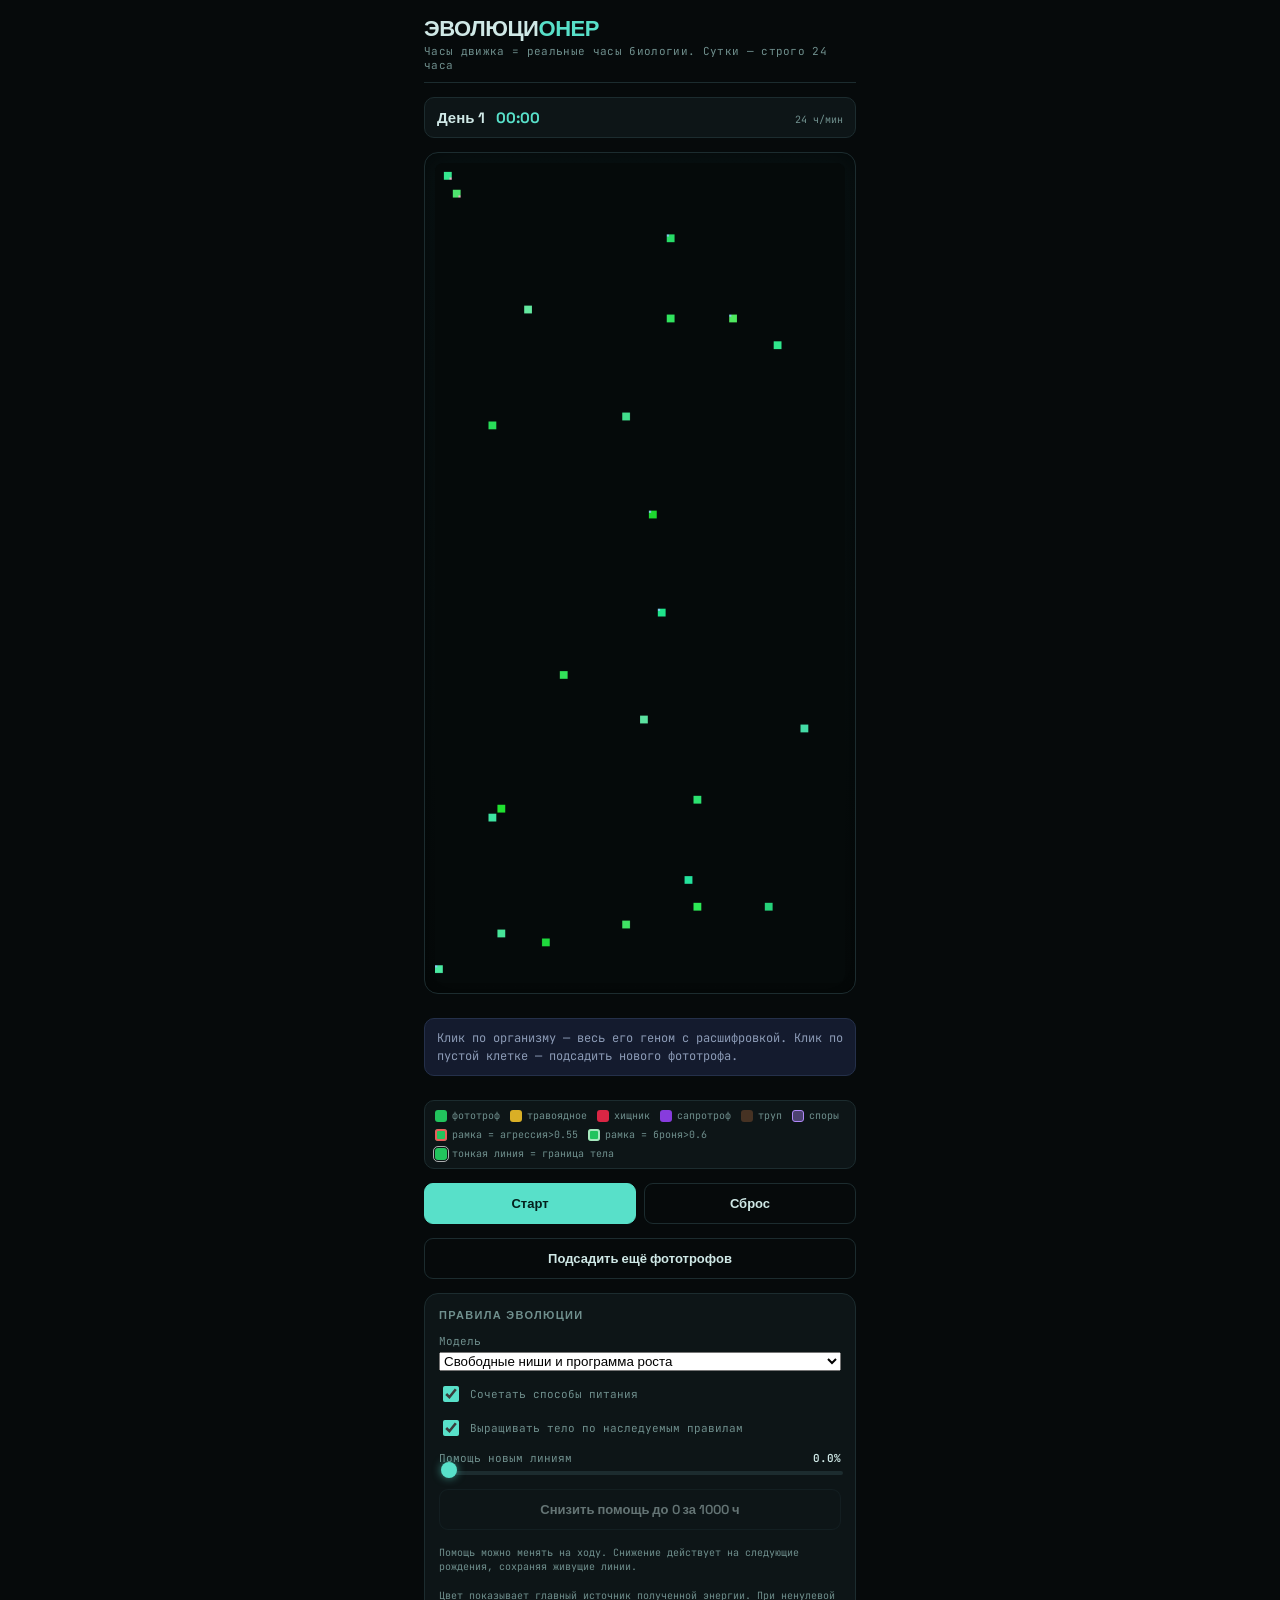
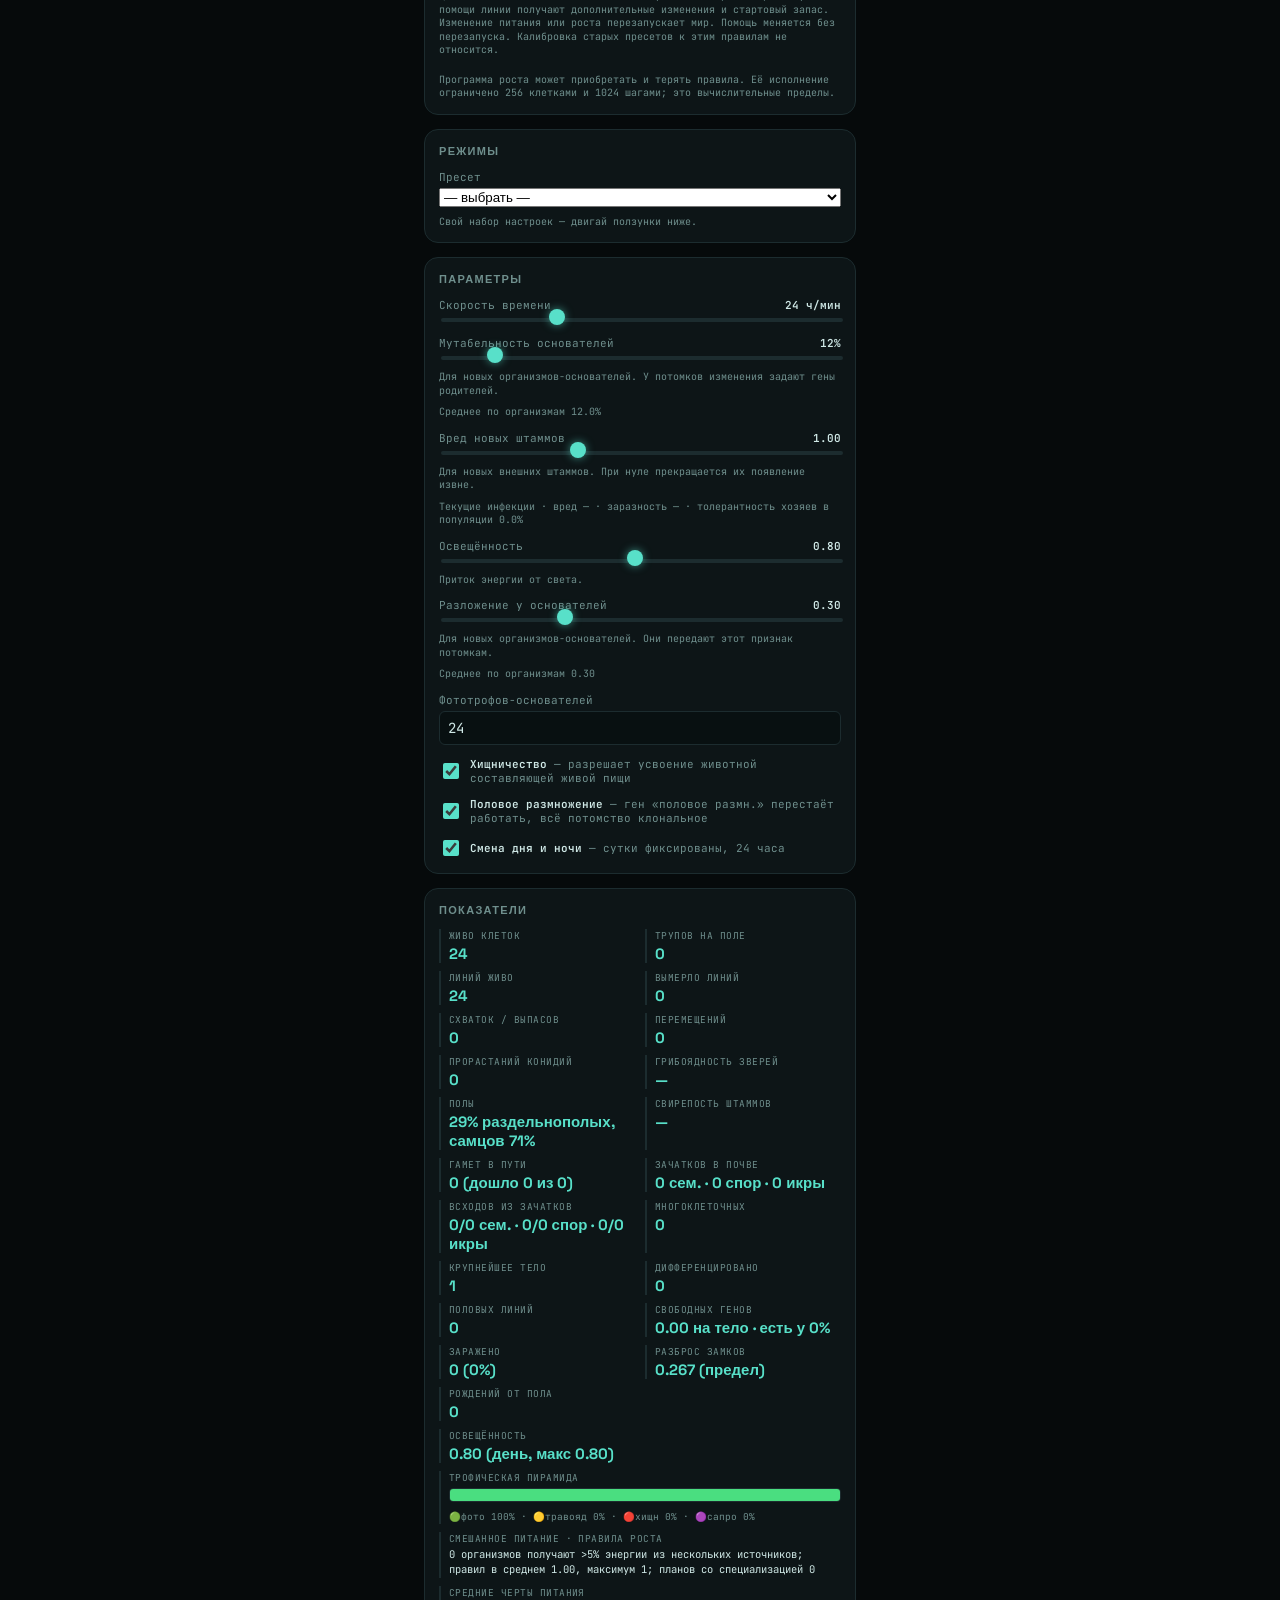
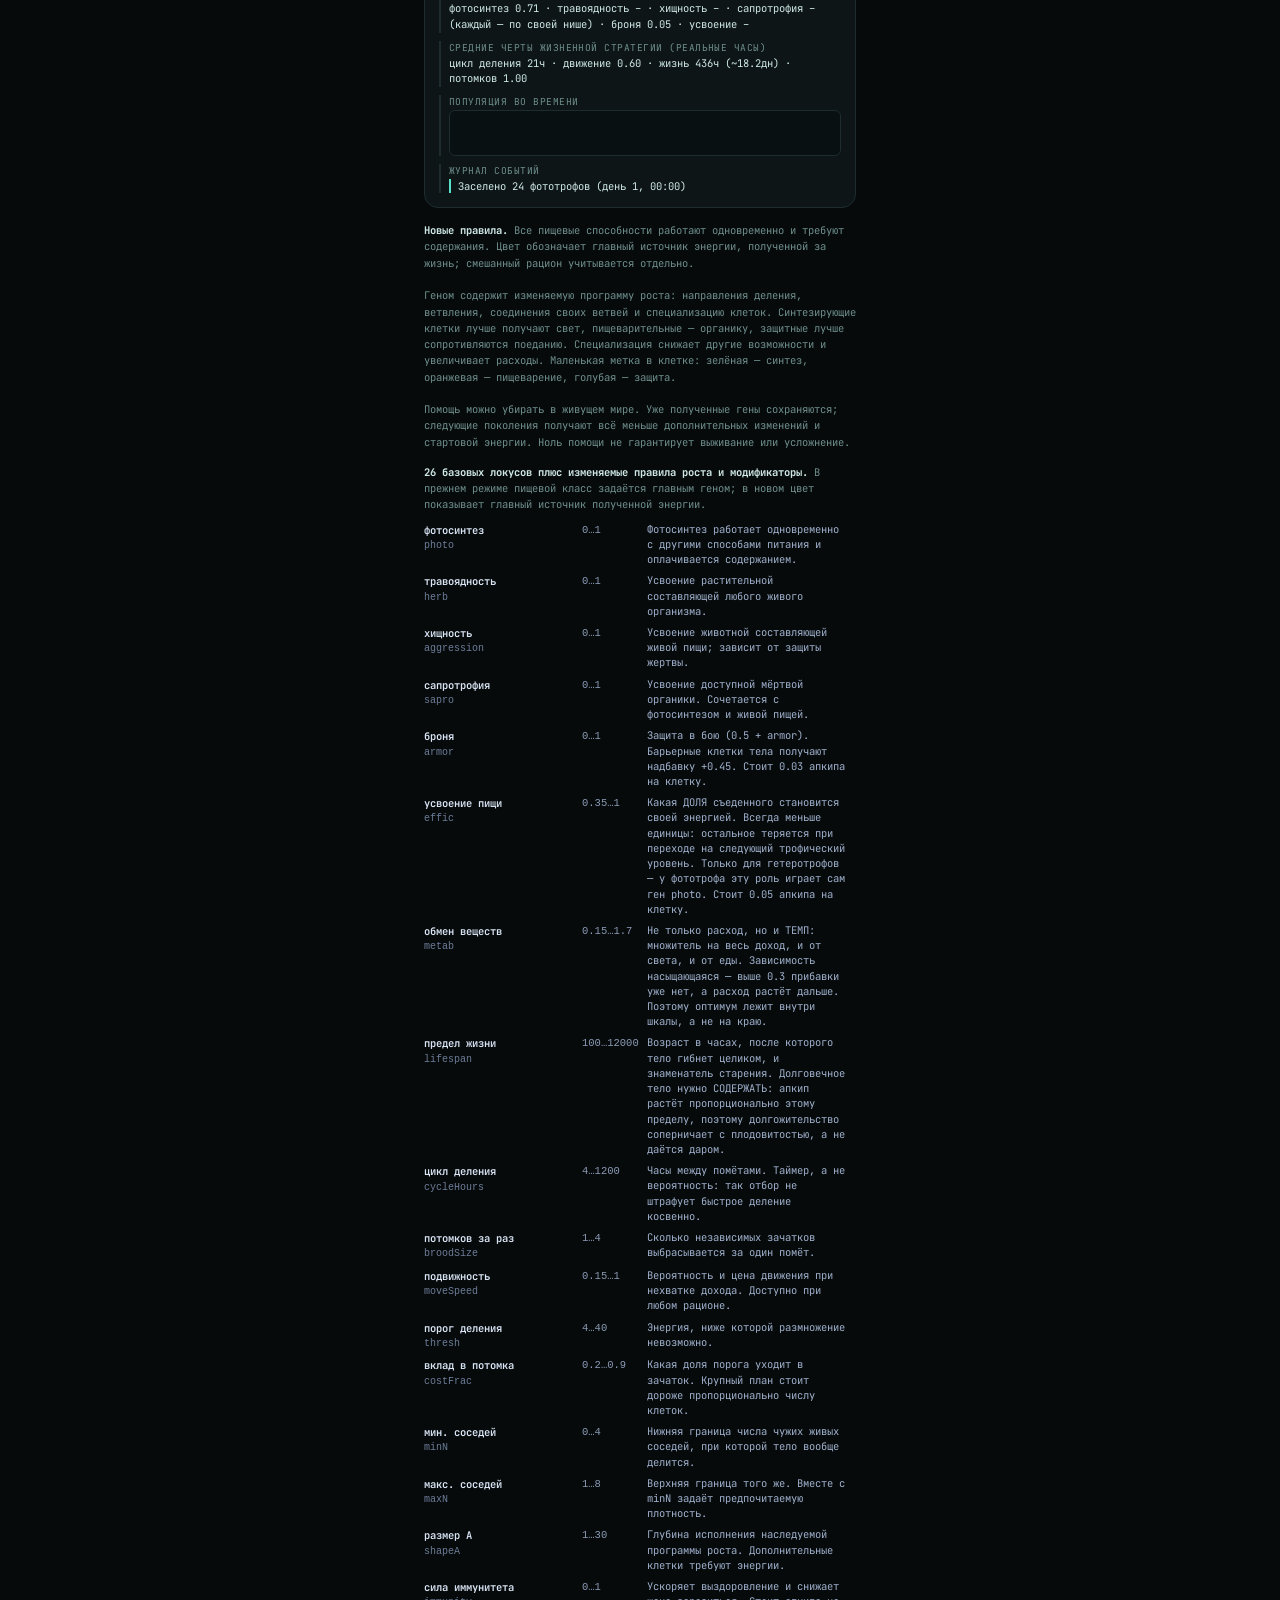
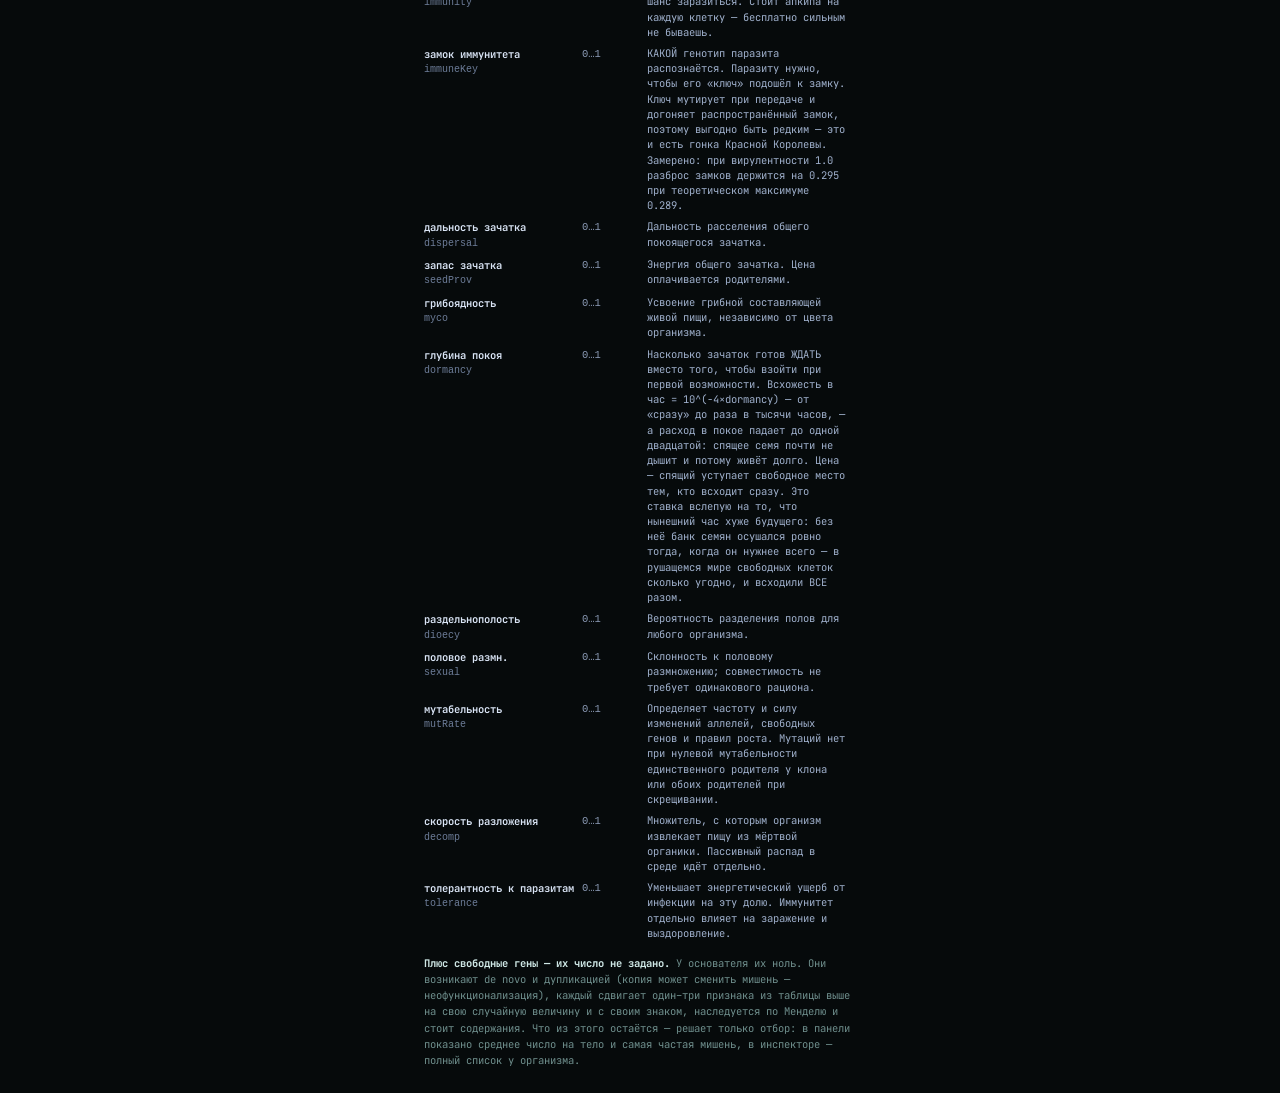
<file: index.html>
<!DOCTYPE html>
<html lang="ru">
<head>
<meta charset="UTF-8">
<meta name="viewport" content="width=device-width, initial-scale=1, maximum-scale=1">
<title>Эволюционер — реальное время</title>
<link rel="preconnect" href="https://fonts.googleapis.com">
<link href="https://fonts.googleapis.com/css2?family=Space+Grotesk:wght@400;500;600;700&family=JetBrains+Mono:wght@400;500;700&display=swap" rel="stylesheet">
<style>
  :root{
    --bg:#060a0b; --tank:#081112; --panel:#0d1517; --line:#1c2c2f;
    --ink:#cfe8e6; --ink-dim:#6f8f8d; --accent:#58e0c9; --warn:#ff5c7a;
  }
  *{box-sizing:border-box;}
  html,body{margin:0;background:var(--bg);color:var(--ink);font-family:'JetBrains Mono',monospace;}
  .app{ display:flex; flex-direction:column; gap:14px; max-width:460px; margin:0 auto; padding:14px; }
  header.top{display:flex; flex-direction:column; gap:2px; border-bottom:1px solid var(--line); padding-bottom:10px;}
  .title{font-family:'Space Grotesk',sans-serif; font-weight:700; font-size:22px; letter-spacing:-0.02em;}
  .title span{color:var(--accent);}
  .subtitle{font-size:11px; color:var(--ink-dim); letter-spacing:0.03em;}

  .clock{
    display:flex; align-items:baseline; justify-content:space-between;
    background:var(--panel); border:1px solid var(--line); border-radius:10px; padding:9px 12px;
  }
  .clock .day{font-family:'Space Grotesk',sans-serif; font-weight:700; font-size:15px; color:var(--ink);}
  .clock .hod{font-family:'Space Grotesk',sans-serif; font-weight:700; font-size:15px; color:var(--accent);}
  .clock .rate{font-size:10px; color:var(--ink-dim);}

  .tank-wrap{
    position:relative;
    background:linear-gradient(180deg, var(--tank), #050a0a);
    border:1px solid var(--line); border-radius:14px; padding:10px;
    display:flex; justify-content:center;
    box-shadow: inset 0 0 30px rgba(0,0,0,0.5);
  }
  canvas#dish{ display:block; width:100%; height:auto; border-radius:8px; background:#050a0a; cursor:crosshair; touch-action:manipulation;}

  .swatchlegend{
    display:flex; flex-wrap:wrap; gap:6px 10px;
    background:var(--panel); border:1px solid var(--line); border-radius:10px;
    padding:8px 10px; font-size:10px; color:var(--ink-dim);
  }
  .swatchlegend .sw{display:flex; align-items:center; gap:5px;}
  .swatchlegend .chip{width:12px; height:12px; border-radius:3px; flex-shrink:0;}

  .toast{
    position:absolute; top:8px; left:50%; transform:translateX(-50%);
    background:rgba(6,10,11,0.92); border:1px solid var(--warn); color:#ffb3c2;
    padding:6px 12px; border-radius:8px; font-size:10.5px; opacity:0; transition:opacity .3s;
    pointer-events:none; white-space:nowrap; z-index:5; max-width:88%; text-align:center;
  }
  .toast.show{opacity:1;}
  .toast.evo{border-color:var(--accent); color:#c9fff2;}

  .btnrow{display:flex; gap:8px;}
  button{
    font-family:'Space Grotesk',sans-serif; font-weight:600; font-size:13px;
    background:transparent; color:var(--ink); border:1px solid var(--line); border-radius:9px;
    padding:11px 12px; cursor:pointer; -webkit-tap-highlight-color:transparent;
  }
  button:active{border-color:var(--accent); color:var(--accent);}
  button.primary{background:var(--accent); color:#04201c; border-color:var(--accent);}
  button.full{flex:1;}

  .panel{background:var(--panel); border:1px solid var(--line); border-radius:14px; padding:14px; display:flex; flex-direction:column; gap:12px;}
  .panel h3{margin:0; font-family:'Space Grotesk',sans-serif; font-size:11px; text-transform:uppercase; letter-spacing:0.12em; color:var(--ink-dim); font-weight:600;}

  .field{display:flex; flex-direction:column; gap:4px;}
  .field label{font-size:11px; color:var(--ink-dim); display:flex; justify-content:space-between;}
  .field label b{color:var(--ink); font-weight:600;}
  input[type=range]{-webkit-appearance:none; width:100%; height:4px; background:var(--line); border-radius:2px; outline:none;}
  input[type=range]::-webkit-slider-thumb{-webkit-appearance:none; width:16px; height:16px; border-radius:50%; background:var(--accent); cursor:pointer; margin-top:-6px; box-shadow:0 0 8px rgba(88,224,201,0.6);}
  .scalenote{font-size:10px; line-height:1.35; margin-top:4px; color:var(--ink-dim);}
  .scalenote b{font-weight:600;}
  .scalenote.good b{color:#4ade80;}
  .scalenote.warn b{color:#facc15;}
  .scalenote.bad  b{color:#ff5c7a;}
  .scaleopt{color:#6d7d99;}
  input[type=number]{background:#081011; border:1px solid var(--line); color:var(--ink); border-radius:6px; padding:7px 8px; font-family:inherit; width:100%; font-size:14px;}

  .checkrow{display:flex; align-items:center; gap:8px; font-size:11px; color:var(--ink-dim);}
  .checkrow input{width:16px; height:16px; accent-color:var(--accent); flex-shrink:0;}
  .checkrow b{color:var(--ink); font-weight:600;}

  .stats{display:grid; grid-template-columns:1fr 1fr; gap:8px 10px; font-size:11px;}
  .stat{display:flex; flex-direction:column; gap:2px; border-left:2px solid var(--line); padding-left:8px;}
  .stat.wide{grid-column:1/-1;}
  .stat .k{color:var(--ink-dim); text-transform:uppercase; letter-spacing:0.05em; font-size:9.5px;}
  .stat .v{color:var(--accent); font-size:15px; font-weight:700; font-family:'Space Grotesk',sans-serif;}
  .stat .vtxt{color:var(--ink); font-size:10.5px; font-family:'JetBrains Mono',monospace; line-height:1.5;}

  .triobar{display:flex; height:14px; border-radius:4px; overflow:hidden; border:1px solid var(--line); margin-top:2px;}
  .triobar div{height:100%;}
  .triolegend{font-size:9.5px; color:var(--ink-dim); margin-top:5px; line-height:1.6;}

  canvas#spark{width:100%; height:46px; display:block; border-radius:6px; background:#081011; border:1px solid var(--line);}

  .log{display:flex; flex-direction:column; gap:5px; max-height:120px; overflow-y:auto; font-size:10.5px;}
  .log div{color:var(--ink-dim); border-left:2px solid var(--line); padding-left:7px;}
  .log div.die{border-color:var(--warn); color:#ffb3c2;}
  .log div.birth{border-color:var(--accent); color:var(--ink);}
  .log div.fight{border-color:#ffb020; color:#ffd08a;}
  .log div.graze{border-color:#4ade80; color:#bff0c8;}
  .log div.evo{border-color:#58e0c9; color:#c9fff2; font-weight:700;}

  .legend{font-size:10.5px; color:var(--ink-dim); line-height:1.55;}
  .legend b{color:var(--ink);}

  .inspector{background:#141b2e;border:1px solid #24304a;border-radius:10px;padding:10px 12px;margin:10px 0;font-size:12px}
  .insp-empty{color:#8b9ab5;line-height:1.5}
  .insp-head{font-weight:700;font-size:14px;margin-bottom:2px}
  .insp-sub{color:#9fb0cc;margin-bottom:8px;line-height:1.5}
  ul.mods{margin:0 0 8px 18px;padding:0;color:#c9d4e6;font-size:12px;line-height:1.5}
  table.genes,table.generef{width:100%;border-collapse:collapse;margin-top:6px}
  table.genes th,table.generef th{text-align:left;font-weight:600;padding:3px 8px 3px 0;white-space:nowrap;vertical-align:top;color:#dbe6f7}
  table.genes td,table.generef td{padding:3px 8px 3px 0;vertical-align:top}
  .gk{display:block;font-weight:400;font-size:10px;color:#6d7d99;font-family:ui-monospace,Menlo,monospace}
  .gv{font-family:ui-monospace,Menlo,monospace;color:#58e0c9;white-space:nowrap}
  .gr{font-family:ui-monospace,Menlo,monospace;color:#8b9ab5;white-space:nowrap}
  .gd{color:#9fb0cc;line-height:1.45}
  .gbarw{width:66px}
  .gbar{height:5px;background:#222d45;border-radius:3px;overflow:hidden}
  .gbar i{display:block;height:100%;background:#58e0c9}
  tr.goff th,tr.goff .gv{opacity:.4}
  tr.goff .gv{text-decoration:line-through}
  tr.goff .gbar i{background:#4a5568}
  tr.goff .gd{opacity:.65}
  @media(max-width:560px){ .gbarw{display:none} .gd{font-size:11px} }
[hidden]{display:none!important}.inspector{overflow-wrap:anywhere;max-width:100%;overflow-x:auto}select{max-width:100%}.legend{overflow-wrap:anywhere}button:disabled{opacity:0.45;cursor:default}
</style>
</head>
<body>
<div class="app">

  <header class="top">
    <div class="title">ЭВОЛЮЦИ<span>ОНЕР</span></div>
    <div class="subtitle">Часы движка = реальные часы биологии. Сутки — строго 24 часа</div>
  </header>

  <div class="clock" id="clockBar">
    <div><span class="day" id="clockDay">День 1</span> <span class="hod" id="clockHod">00:00</span></div>
    <div class="rate" id="clockRate">24 ч/мин</div>
  </div>

  <div class="tank-wrap" id="tankWrap">
    <canvas id="dish" width="368" height="736"></canvas>
  </div>

  <div class="inspector" id="inspector"></div>
  <div class="swatchlegend" id="swatchLegend">
    <div class="sw"><span class="chip" style="background:hsl(142,70%,45%)"></span>фототроф</div>
    <div class="sw"><span class="chip" style="background:hsl(46,70%,50%)"></span>травоядное</div>
    <div class="sw"><span class="chip" style="background:hsl(350,70%,50%)"></span>хищник</div>
    <div class="sw"><span class="chip" style="background:hsl(268,70%,55%)"></span>сапротроф</div>
    <div class="sw"><span class="chip" style="background:rgba(90,60,40,0.75)"></span>труп</div>
    <div class="sw"><span class="chip" style="background:rgba(176,136,249,0.4);border:1px solid #b088f9"></span>споры</div>
    <div class="sw"><span class="chip" style="background:hsl(142,70%,45%);box-shadow:inset 0 0 0 2px rgba(255,80,90,0.9)"></span>рамка = агрессия>0.55</div>
    <div class="sw"><span class="chip" style="background:hsl(142,70%,45%);box-shadow:inset 0 0 0 2px rgba(255,255,255,0.6)"></span>рамка = броня>0.6</div>
    <div class="sw"><span class="chip" style="background:hsl(142,70%,45%);outline:1.4px solid rgba(255,255,255,0.65);outline-offset:1px"></span>тонкая линия = граница тела</div>
  </div>

  <div class="btnrow">
    <button class="primary full" id="btnPlay">Старт</button>
    <button class="full" id="btnReset">Сброс</button>
  </div>
  <button id="btnSeed">Подсадить ещё фототрофов</button>


  <div class="panel" id="evolutionSettings">
    <h3>Правила эволюции</h3>
    <div class="field"><label for="modelMode">Модель</label><select id="modelMode"><option value="open">Свободные ниши и программа роста</option><option value="legacy">Прежняя модель для сравнения</option><option value="custom" disabled>Свои правила</option></select></div>
    <label class="checkrow"><input type="checkbox" id="openDiet" checked><span>Сочетать способы питания</span></label>
    <label class="checkrow"><input type="checkbox" id="programBodies" checked><span>Выращивать тело по наследуемым правилам</span></label>
    <div class="field"><label for="assistance">Помощь новым линиям <b id="lblAssistance">0%</b></label><input type="range" id="assistance" min="0" max="100" value="0"></div>
    <button id="btnTaper" type="button">Снизить помощь до 0 за 1000 ч</button>
      <div class="scalenote" id="taperNote">Помощь можно менять на ходу. Снижение действует на следующие рождения, сохраняя живущие линии.</div>
      <div class="scalenote" id="modelNote">Без помощи: скорость, долговечность и питание меняются мутациями. Цвет показывает главный источник полученной энергии. Изменение правил начинает новый мир.</div>
    <div class="scalenote">Программа роста может приобретать и терять правила. Её исполнение ограничено 256 клетками и 1024 шагами; это вычислительные пределы.</div>
  </div>

  <div class="panel">
    <h3>Режимы</h3>
    <div class="scalenote scaleopt legacy-explanation">Наборы настроек, отобранные калибровкой на 816 прогонах: каждый — точка решётки, где нужное поведение воспроизвелось минимум в двух репликах из трёх, а мир при этом не вымер. Выбор пресета перезапускает чашку с нуля — иначе прежний мир продолжал бы жить по старым правилам.</div>
    <div class="field">
      <label>Пресет</label>
      <select id="preset">
        <option value="">— выбрать —</option>
        <optgroup label="Устойчивые миры">
          <option value="default">По умолчанию</option>
          <option value="lug">Богатый луг</option>
          <option value="savanna">Саванна</option>
          <option value="skudny">Скудный мир</option>
          <option value="klon">Клональный мир</option>
        </optgroup>
        <optgroup label="Показательные механики">
          <option value="multi">Мир многоклеточных</option>
          <option value="sex">Победа пола</option>
          <option value="queen">Гонка Красной Королевы</option>
          <option value="myco">Грибоеды</option>
          <option value="bank">Банк покоя</option>
          <option value="nopar">Мир без паразитов</option>
          <option value="parpress">Давление паразитов</option>
          <option value="noon">Вечный полдень</option>
          <option value="rich">Богатый геном</option>
          <option value="poor">Пустой геном</option>
        </optgroup>
      </select>
      <div class="scalenote" id="notePreset">Свой набор настроек — двигай ползунки ниже.</div>
    </div>
  </div>

  <div class="panel">
    <h3>Параметры</h3>
    <div class="scalenote scaleopt legacy-explanation">Зелёная часть шкалы — измеренный оптимум, жёлтая — рабочая, но перекошенная область, красная — гибель. За оптимум выходить можно и нужно: именно так видно, чем он держится.</div>
    <div class="field">
      <label>Скорость времени <b id="lblSpeed">24 ч/мин</b></label>
      <input type="range" id="speed" min="0" max="100" value="46">
    </div>
    <div class="field">
      <label for="mutation"><span id="titleMut">Мутабельность основателей</span> <b id="lblMut">12%</b></label>
      <input type="range" id="mutation" min="0" max="100" value="12">
      <div class="scalenote" id="noteMut"></div>
      <div class="scalenote" id="meanMut"></div>
    </div>
    <div class="field">
      <label for="parasites"><span id="titlePar">Вред новых штаммов</span> <b id="lblPar">1.00</b></label>
      <input type="range" id="parasites" min="0" max="300" value="100">
      <div class="scalenote" id="notePar"></div>
      <div class="scalenote" id="meanPar"></div>
    </div>
    <div class="field">
      <label>Освещённость <b id="lblLight">0.80</b></label>
      <input type="range" id="light" min="15" max="150" value="80">
      <div class="scalenote" id="noteLight"></div>
    </div>
    <div class="field">
      <label for="regen"><span id="titleRegen">Разложение у основателей</span> <b id="lblRegen">0.30</b></label>
      <input type="range" id="regen" min="0" max="100" value="30">
      <div class="scalenote" id="noteRegen"></div>
      <div class="scalenote" id="meanRegen"></div>
    </div>
    <div class="field">
      <label>Фототрофов-основателей</label>
      <input type="number" id="initColonies" min="6" max="60" value="24">
    </div>
    <div class="checkrow">
      <input type="checkbox" id="predation" checked>
      <span><b>Хищничество</b> — разрешает усвоение животной составляющей живой пищи</span>
    </div>
    <div class="checkrow">
      <input type="checkbox" id="sexrepro" checked>
      <span><b>Половое размножение</b> — ген «половое размн.» перестаёт работать, всё потомство клональное</span>
    </div>
    <div class="checkrow">
      <input type="checkbox" id="daynight" checked>
      <span><b>Смена дня и ночи</b> — сутки фиксированы, 24 часа</span>
    </div>
  </div>

  <div class="panel">
    <h3>Показатели</h3>
    <div class="stats">
      <div class="stat"><span class="k">Живо клеток</span><span class="v" id="sPop">0</span></div>
      <div class="stat"><span class="k">Трупов на поле</span><span class="v" id="sCorpse">0</span></div>
      <div class="stat"><span class="k">Линий живо</span><span class="v" id="sLineages">0</span></div>
      <div class="stat"><span class="k">Вымерло линий</span><span class="v" id="sExtinct">0</span></div>
      <div class="stat"><span class="k">Схваток / выпасов</span><span class="v" id="sFights">0</span></div>
      <div class="stat"><span class="k">Перемещений</span><span class="v" id="sMoves">0</span></div>
      <div class="stat"><span class="k">Прорастаний конидий</span><span class="v" id="sSpores">0</span></div>
      <div class="stat"><span class="k">Грибоядность зверей</span><span class="v" id="sMyco">—</span></div>
      <div class="stat"><span class="k">Полы</span><span class="v" id="sSex">0</span></div>
      <div class="stat"><span class="k">Свирепость штаммов</span><span class="v" id="sVir">0</span></div>
      <div class="stat"><span class="k">Гамет в пути</span><span class="v" id="sGam">0</span></div>
      <div class="stat"><span class="k">Зачатков в почве</span><span class="v" id="sSeeds">0</span></div>
      <div class="stat"><span class="k">Всходов из зачатков</span><span class="v" id="sSeedGerm">0</span></div>
      <div class="stat"><span class="k">Многоклеточных</span><span class="v" id="sBodies">0</span></div>
      <div class="stat"><span class="k">Крупнейшее тело</span><span class="v" id="sMaxBody">0</span></div>
      <div class="stat"><span class="k">Дифференцировано</span><span class="v" id="sDiff">0</span></div>
      <div class="stat"><span class="k">Половых линий</span><span class="v" id="sSex">0</span></div>
      <div class="stat"><span class="k">Свободных генов</span><span class="v" id="sMods">0</span></div>
      <div class="stat"><span class="k">Заражено</span><span class="v" id="sInf">0</span></div>
      <div class="stat"><span class="k">Разброс замков</span><span class="v" id="sKey">0</span></div>
      <div class="stat"><span class="k">Рождений от пола</span><span class="v" id="sSexB">0</span></div>
      <div class="stat wide"><span class="k">Освещённость</span><span class="v" id="sLight">–</span></div>
      <div class="stat wide">
        <span class="k">Трофическая пирамида</span>
        <div class="triobar" id="trioBar"></div>
        <div class="triolegend" id="trioLegend">–</div>
      </div>
      <div class="stat wide"><span class="k">Смешанное питание · правила роста</span><div class="vtxt" id="sOpen">—</div></div>
      <div class="stat wide">
        <span class="k">Средние черты питания</span>
        <div class="vtxt" id="sTraits">–</div>
      </div>
      <div class="stat wide">
        <span class="k">Средние черты жизненной стратегии (реальные часы)</span>
        <div class="vtxt" id="sTraits2">–</div>
      </div>
      <div class="stat wide">
        <span class="k">Популяция во времени</span>
        <canvas id="spark" width="400" height="46"></canvas>
      </div>
      <div class="stat wide">
        <span class="k">Журнал событий</span>
        <div class="log" id="log"></div>
      </div>
    </div>
  </div>

  <div class="legend legacy-explanation">
    <b>Время настоящее.</b> Один такт движка = один виртуальный час. Сутки строго 24 часа: свет по синусоиде с 6:00 до 18:00, ночью только фоновая засветка. Ползунок скорости — виртуальные часы в минуту реального времени, от 1 до 100 000, шкала логарифмическая.<br><br>
    <b>Единица жизни — организм, а не клетка.</b> У тела единый пул энергии, единый возраст и общая судьба: оно гибнет целиком — от старости, от исчерпания пула или когда хищник пробивает барьер. Отдельная клетка внутри тела больше не умирает сама по себе.<br><br>
    <b>Форма задана генетически</b> — квадрат, прямоугольник, круг или овал, с размерами по генам «размер А» и «размер Б». План это намерение, а не бронь: тело строит из него то, что успевает занять, и живёт недостроенным, если соседи забрали часть места. Достраивается всегда от центра наружу и только вплотную к уже построенному, поэтому организм остаётся связным. Тела от двух клеток обведены белым контуром. Одноклеточность — не отдельный случай, а вырожденный: план 1×1.<br><br>
    <b>Специализация клеток по положению, а не по геному.</b> Барьерная клетка (есть ортогональный сосед не из своего тела) синтезирует хуже — ×0.75, но даёт телу +0.45 к защите. Внутренняя синтезирует много лучше — ×3.0, и удешевляет деление, но беззащитна: до неё просто не дотянуться снаружи. Барьерные клетки нарисованы темнее. Дифференцировка включается только там, где сердцевина реально появилась: у мелкого тела внутренних клеток нет, и все его клетки обычные. Отсюда и выгода размера — чем крупнее тело, тем больше доля сердцевины.<br><br>
    <b>Клик по организму открывает его геном</b> — все базовые гены со значением, положением в диапазоне и расшифровкой, на что каждый влияет. Клик по пустой клетке подсаживает нового фототрофа.<br><br>
    <b>Что во что складывается.</b> Единственный изначальный источник энергии — свет, при сбросе заселяются только фототрофы. Травоядные, хищники и сапротрофы обязаны возникнуть мутацией сами. Ниша не хранится отдельным полем: она вычисляется как наибольший из четырёх пищевых генов, поэтому линия может со временем перетечь из одной ниши в другую.
  </div>

  <div class="legend open-explanation">
    <b>Новые правила.</b> Все пищевые способности работают одновременно и требуют содержания. Цвет обозначает главный источник энергии, полученной за жизнь; смешанный рацион учитывается отдельно.<br><br>
    Геном содержит изменяемую программу роста: направления деления, ветвления, соединения своих ветвей и специализацию клеток. Синтезирующие клетки лучше получают свет, пищеварительные — органику, защитные лучше сопротивляются поеданию. Специализация снижает другие возможности и увеличивает расходы. Маленькая метка в клетке: зелёная — синтез, оранжевая — пищеварение, голубая — защита.<br><br>
    Помощь можно убирать в живущем мире. Уже полученные гены сохраняются; следующие поколения получают всё меньше дополнительных изменений и стартовой энергии. Ноль помощи не гарантирует выживание или усложнение.
  </div>
  <div class="legend">
    <b>26 базовых локусов плюс изменяемые правила роста и модификаторы.</b> В прежнем режиме пищевой класс задаётся главным геном; в новом цвет показывает главный источник полученной энергии.
    <table class="generef" id="geneRef"></table>
    <p><b>Плюс свободные гены — их число не задано.</b> У основателя их ноль. Они возникают de novo и дупликацией (копия может сменить мишень — неофункционализация), каждый сдвигает один–три признака из таблицы выше на свою случайную величину и с своим знаком, наследуется по Менделю и стоит содержания. Что из этого остаётся — решает только отбор: в панели показано среднее число на тело и самая частая мишень, в инспекторе — полный список у организма.</p>
  </div>

</div>

<!-- OPEN-EVOLUTION:BEGIN -->
<script>
(function(root, factory) {
  const api = factory();
  if (typeof module === 'object' && module.exports) module.exports = api;
  else root.OpenEvolution = api;
})(typeof globalThis === 'object' ? globalThis : this, function() {
  'use strict';
  const clip = (v, a, b) => Math.max(a, Math.min(b, v));
  const keys = ['photo', 'herb', 'pred', 'sapro'];
  const directions = [[1,0],[0,1],[-1,0],[0,-1]];
  // Ограничено исполнение программы, а не количество наследуемых локусов.
  const MAX_CELLS = 256, MAX_OPERATIONS = 1024;
  let nextRule = 1, cache = new WeakMap();
  const clone = rules => (rules || []).map(r => ({...r}));
  const founderProgram = () => [{id:0, turn:0, run:0, branch:0, role:0, join:false}];
  function reset() { nextRule = 1; cache = new WeakMap(); }
  function saveState() { return {nextRule}; }
  function restoreState(s) { nextRule = s.nextRule; cache = new WeakMap(); }
  function mutateProgram(rules, mutation) {
    const out = clone(rules || founderProgram());
    for (const rule of out) {
      if (Math.random() < mutation * 0.3) rule.turn = (rule.turn + (Math.random()<0.5?1:3)) % 4;
      if (Math.random() < mutation * 0.5) rule.run = clip(rule.run + (Math.random()<0.5?-1:1), 0, 4);
      if (Math.random() < mutation * 0.25) rule.branch ^= 1 << (Math.random()*2|0);
      if (Math.random() < mutation * 0.2) rule.role = Math.random()*4|0;
      if (Math.random() < mutation * 0.15) rule.join = !rule.join;
    }
    if (Math.random() < mutation * 0.15 && out.length > 1) out.splice(Math.random()*out.length|0, 1);
    if (Math.random() < mutation * 0.2) {
      const source = out[Math.random()*out.length|0] || founderProgram()[0];
      out.splice(Math.random()*(out.length+1)|0, 0, {...source, id:nextRule++});
    }
    if (Math.random() < mutation * 0.1) out.push({id:nextRule++, turn:Math.random()*4|0, run:Math.random()*3|0, branch:0,role:Math.random()*4|0,join:Math.random()<0.5});
    return out;
  }
  function expressProgram(a, b) {
    // Гомологичные правила совмещаются по локусу; у категорий доминирует набор A.
    const rules = new Map();
    for (const r of a || founderProgram()) rules.set(r.id, {...r});
    for (const r of b || founderProgram()) {
      const q = rules.get(r.id);
      if (q) q.run = Math.round((q.run+r.run)/2);
      else rules.set(r.id, {...r});
    }
    return [...rules.values()];
  }
  function programGamete(a, b) {
    const rules = new Map((b || founderProgram()).map(r => [r.id,r]));
    const out = [];
    for (const r of a || founderProgram()) {
      const q = rules.get(r.id);
      if (q) { out.push({...((Math.random()<0.5)?r:q)}); rules.delete(r.id); }
      else if (Math.random()<0.5) out.push({...r});
    }
    for (const r of rules.values()) if (Math.random()<0.5) out.push({...r});
    return out;
  }
  function develop(g) {
    if (cache.has(g)) return cache.get(g);
    const rules = g.program || founderProgram();
    const cells = [[0,0]], roles=[rules[0]?.role||0], occupied = new Map([['0,0',0]]);
    const queue = [{x:0,y:0,heading:0,rule:0,depth:0}];
    const depth = clip(Math.round(g.shapeA || 1),1,30);
    for (let i=0; i<queue.length && i<MAX_OPERATIONS && cells.length<MAX_CELLS; i++) {
      const task = queue[i];
      if (task.depth>=depth || !rules.length) continue;
      const r = rules[task.rule % rules.length];
      const heading = (task.heading+r.turn)%4;
      let {x,y} = task;
      let stopped=false;
      for (let j=0;j<r.run && cells.length<MAX_CELLS;j++) {
        x += directions[heading][0]; y += directions[heading][1];
        const key = x+','+y;
        if (!occupied.has(key)) { occupied.set(key,cells.length); cells.push([x,y]);roles.push(r.role||0); }
        else if(r.join) roles[occupied.get(key)]=r.role||0;
        else {stopped=true;break;}
      }
      if(stopped) continue;
      if (queue.length<MAX_OPERATIONS) queue.push({x,y,heading,rule:task.rule+1,depth:task.depth+1});
      for (let side=0;side<2;side++) if (r.branch & (1<<side)) {
        if (queue.length<MAX_OPERATIONS) queue.push({x,y,heading:(heading+(side?3:1))%4,rule:task.rule+1,depth:task.depth+1});
      }
    }
    const minX = Math.min(...cells.map(c=>c[0])), minY = Math.min(...cells.map(c=>c[1]));
    const plan = cells.map(([x,y])=>[x-minX,y-minY]);
    plan.roles=roles;
    cache.set(g, plan);
    return plan;
  }
  const ROLE_NAMES=['общая','синтезирующая','пищеварительная','защитная'];
  const ROLE_EFFECTS=[{synth:1,feed:1,armor:1,cost:0},
    {synth:1.35,feed:0.65,armor:0.75,cost:0.03},
    {synth:0.65,feed:1.35,armor:0.75,cost:0.03},
    {synth:0.65,feed:0.65,armor:1.5,cost:0.03}];
  function roleAt(body,cell,cols) {
    if(!body.tpl?.roles) return 0;
    if(!body.roleMap) body.roleMap=new Map(body.tpl.map(([x,y],i)=>[x+y*cols,body.tpl.roles[i]]));
    return body.roleMap.get(cell-body.ox-body.oy*cols)||0;
  }
  function cellEffects(body,cell,cols) {return ROLE_EFFECTS[roleAt(body,cell,cols)];}
  function specializationCost(body,cols) {return body.cells.reduce((n,c)=>n+cellEffects(body,c,cols).cost,0);}
  function capability(g, victim, predation=true) {
    const total = victim.photo+victim.herb+victim.aggression+victim.sapro || 1;
    const plant = victim.photo/total, fungal = victim.sapro/total;
    const animal = (victim.herb+victim.aggression)/total;
    const herb = g.herb*plant + g.myco*fungal;
    const pred = predation ? g.aggression*animal : 0;
    return {herb, pred, value:herb+pred};
  }
  function intake(body, channel, energy) {
    if (!body.intake) body.intake = {photo:0,herb:0,pred:0,sapro:0};
    body.intake[channel] += Math.max(0,energy);
  }
  function observedGuild(body) {
    if (!body.intake || !keys.some(k=>body.intake[k]>0)) return body.guild;
    return keys.reduce((a,b)=>body.intake[a]>=body.intake[b]?a:b);
  }
  function metrics(bodies) {
    let mixed=0, programSum=0, programMax=0, specializedPlans=0;
    const energy = {photo:0,herb:0,pred:0,sapro:0};
    for (const b of bodies.values()) {
      const n=(b.g.program || []).length; programSum+=n; programMax=Math.max(programMax,n);
      if(b.tpl?.roles?.some(r=>r>0)) specializedPlans++;
      const values=keys.map(k=>(b.intake || {})[k] || 0), total=values.reduce((a,b)=>a+b,0);
      if (values.filter(v=>v>total*0.05 && v>0).length>1) mixed++;
      keys.forEach((k,i)=>energy[k]+=values[i]);
    }
    return {mixed, programAvg:bodies.size?programSum/bodies.size:0, programMax, specializedPlans, intake:energy};
  }
  let seenMark=null, seenStamp=0, tgtCell=new Int32Array(256), tgtValue=new Float64Array(256), tgtHerb=new Float64Array(256);
  function feed(body, w) {
    const g=body.g, size=body.cells.length;
    const nb=w.neighbors, state=w.state, owner=w.owner, id=body.id, bodyAt=w.bodyAt;
    // Метка вместо Set и типизированные массивы вместо объектов на каждую клетку:
    // порядок целей и сумм тот же, поэтому розыгрыш даёт те же случайные числа.
    if(!seenMark||seenMark.length<state.length) seenMark=new Int32Array(state.length);
    if(++seenStamp>2e9){seenMark.fill(0);seenStamp=1;}
    if(tgtCell.length<w.border.length*nb.k){const n=w.border.length*nb.k*2;tgtCell=new Int32Array(n);tgtValue=new Float64Array(n);tgtHerb=new Float64Array(n);}
    let count=0, total=0, lastOwner=-1, lastCap=null;
    for (const cell of w.border) for (let j=0,c=nb.cnt[cell],base=cell*nb.k;j<c;j++) {
      const t=nb.tab[base+j];
      if (seenMark[t]===seenStamp) continue;
      seenMark[t]=seenStamp;
      const st=state[t];
      if (st===2 && g.sapro>0) {tgtCell[count]=t;tgtValue[count]=g.sapro;tgtHerb[count]=-1;count++;total+=g.sapro;}
      else if (st===1 && owner[t]!==id) {
        const o=owner[t];
        // Соседние клетки цели обычно принадлежат одному телу: способность считается раз на тело.
        if(o!==lastOwner){lastOwner=o;const victim=bodyAt?bodyAt[t]:w.bodies.get(o);lastCap=victim?capability(g,victim.g,w.params.predation):null;}
        if(lastCap && lastCap.value>0){tgtCell[count]=t;tgtValue[count]=lastCap.value;tgtHerb[count]=lastCap.herb;count++;total+=lastCap.value;}
      }
    }
    let gained=0, events=0;
    if (total>0) {
      let draw=Math.random()*total, k=count-1;
      for (let j=0;j<count;j++) { draw-=tgtValue[j]; if(draw<=0){k=j;break;} }
      const target={t:tgtCell[k],value:tgtValue[k],herb:tgtHerb[k],dead:tgtHerb[k]<0};
      const feeding=w.border.reduce((n,c)=>n+cellEffects(body,c,w.cols).feed,0)/Math.max(1,w.border.length);
      const bites=Math.min(w.border.length,6)*feeding, processing=body.tpl?.roles?1:1+0.35*w.interior;
      // Скорость обмена повышает пропускную способность; доля усвоения остаётся < 1.
      if (target.dead) {
        const drain=Math.min(w.corpseFood[target.t],g.sapro*(g.decomp ?? w.params.decomp)*9*Math.sqrt(size)*bites*w.pace);
        w.corpseFood[target.t]=Math.max(0,w.corpseFood[target.t]-drain);
        gained=drain*Math.min(0.9,0.8*g.effic*processing);
        intake(body,'sapro',gained);
        if(w.corpseFood[target.t]<=0.001){w.state[target.t]=0;w.corpseFood[target.t]=0;}
        if(gained>0) events++;
      } else {
        const victim=bodyAt?bodyAt[target.t]:w.bodies.get(w.owner[target.t]);
        if(victim) {
          const power=(body.energy/size)*(0.6+g.aggression*1.15);
          const defense=(victim.energy/victim.cells.length)*(0.5+(victim.g.armor+0.45)*cellEffects(victim,target.t,w.cols).armor);
          const access=power/(power+Math.max(0,defense)+1e-9);
          const drain=Math.min(Math.max(0,victim.energy),target.value*2.4*Math.sqrt(size)*bites*w.pace*access);
          victim.energy-=drain;
          const herbPart=target.herb/target.value;
          gained=drain*Math.min(0.9,(0.70*herbPart+0.88*(1-herbPart))*g.effic*processing);
          intake(body,'herb',gained*herbPart); intake(body,'pred',gained*(1-herbPart));
          if(gained>0) events++;
          if(victim.energy<=0) w.kill(victim);
        }
      }
      body.energy+=gained;
    }
    let moves=0;
    if (gained+w.income<w.upkeep && Math.random()<g.moveSpeed) {
      const origin=body.cells[0], x=origin%w.cols, y=Math.floor(origin/w.cols);
      let desired=null, best=0;
      for(const [dx,dy] of w.sense) {
        const nx=x+dx,ny=y+dy;
        if(nx<0||ny<0||nx>=w.cols||ny>=w.rows) continue;
        const t=ny*w.cols+nx;
        let score=0;
        if(w.state[t]===2) score=g.sapro*w.corpseFood[t];
        else if(w.state[t]===1 && w.owner[t]!==body.id){
          const v=bodyAt?bodyAt[t]:w.bodies.get(w.owner[t]);
          if(v) score=capability(g,v.g,w.params.predation).value*Math.max(0,v.energy/v.cells.length);
        }
        score/=(1+Math.abs(dx)+Math.abs(dy));
        if(score>best){best=score;desired=[Math.sign(dx),Math.sign(dy)];}
      }
      if(!desired){
        if(body.hx===undefined||Math.random()<0.12){const d=directions[Math.random()*4|0];body.hx=d[0];body.hy=d[1];}
        desired=[body.hx,body.hy];
      }
      const [dx,dy]=desired, cost=w.moveCost*(0.7+g.moveSpeed*0.6)*size;
      if(body.energy>cost) for(const [sx,sy] of [[dx,dy],[dx,0],[0,dy],[-dy,dx],[dy,-dx]]) {
        if((sx||sy)&&w.move(body,sx,sy)){body.energy-=cost;moves++;break;}
      }
    }
    return {gained,events,moves};
  }
  function assistance(g, strength, genes, discrete, run, A, B) {
    const s=clip(Number(strength)||0,0,1);
    g.__endow=0;
    if(s===0) return g;
    if(s===1) return run(g,A,B);
    const before={...g};
    run(g,null,null);
    for(const k of genes) {
      let delta=(g[k]-before[k])*s;
      if(discrete.includes(k)) delta=Math.round(before[k]+delta)-before[k];
      g[k]=before[k]+delta;
      if(A&&B){A[k]+=delta;B[k]+=delta;}
    }
    g.__endow*=s;
    return g;
  }
  function assistanceAt(from,elapsed,duration) {
    return clip(from,0,1)*Math.max(0,1-Math.max(0,elapsed)/Math.max(1,duration));
  }
  return {reset,saveState,restoreState,founderProgram,mutateProgram,expressProgram,programGamete,clone,develop,
    capability,intake,observedGuild,metrics,feed,assistance,assistanceAt,
    roleAt,cellEffects,specializationCost,ROLE_NAMES,MAX_CELLS,MAX_OPERATIONS};
});
</script>
<!-- OPEN-EVOLUTION:END -->
<script>
(function(){
  const COLS = 46, ROWS = 92, CELL = 8;
  const canvas = document.getElementById('dish');
  canvas.width = COLS*CELL; canvas.height = ROWS*CELL;
  const ctx = canvas.getContext('2d');
  const N = COLS*ROWS;
  const idx = (x,y)=> y*COLS+x;
  const clamp = (v,a,b)=> Math.max(a,Math.min(b,v));

  // ─── Сетка. Единица симуляции — ТЕЛО (организм), а не клетка: клеточные массивы
  //     хранят только то, что относится к месту, а не к существу.
  let state = new Uint8Array(N);        // 0 пусто, 1 живая клетка, 2 труп
  let owner = new Int32Array(N);        // id тела, которому принадлежит клетка (0 = ничьё)
  let corpseFood = new Float32Array(N);
  let sporeDensity = new Float32Array(N);
  let gametes = [];   // гаплоидные половые клетки в пути
  let seeds = [];   // зачатки в почве: {i, g, lineage, energy, kind} — 0 семя, 1 спора
  let fertility = new Float32Array(N);

  let bodies = new Map();               // id -> организм (см. tryPlaceBody)
  // Живая клетка -> её тело. Дублирует bodies.get(owner[i]) для клеток с state 1:
  // поиск в словаре на каждую соседнюю клетку был главной статьёй кормёжки.
  // Пишется ровно там же, где owner, и пересобирается при загрузке мира.
  const cellBody = new Array(N).fill(null);
  let nextBodyId = 1, nextLineageId = 1;

  let hours = 0, extinctCount = 0, actionCount = 0, moveCount = 0, sporeGermCount = 0, sexBirths = 0, infectCount = 0;
  let seedMadeCount=0,seedGermCount=0,seedRotCount=0,seedLostCount=0;
  let sporeSexCount=0,sporeSexGermCount=0,sporeRotCount=0;
  let eggMadeCount=0,eggHatchCount=0,eggRotCount=0,gamMadeCount=0,gamHitCount=0,gamLostCount=0;
  let popHistory = [], knownLineages = new Set(), lineageHueJitter = {};
  let flashes = [], allExtinctNotified = false;
  let phaseX = 0, phaseY = 0, dayFactor = 1;
  let guildsEverSeen = new Set(), running = false, selectedBody = null;

    // Чашка — плоская плёнка, на которую смотрят СВЕРХУ, поэтому свет равномерен по
  // всей площади. Раньше стояло `1 - (y/(ROWS-1))*0.68` — падение на 68% сверху вниз,
  // логика водной толщи, снятой сбоку: нижняя треть пустовала. Неоднородность дают
  // дрейфующие пятна плодородия. Значение 0.62 подобрано прогонами: при 0.66 растений
  // слишком много и дифференцировка падает, при 0.52 случается вымирание.
  const OPEN_GENE_TEXT = {
    photo:'Фотосинтез работает одновременно с другими способами питания и оплачивается содержанием.',
    herb:'Усвоение растительной составляющей любого живого организма.',
    aggression:'Усвоение животной составляющей живой пищи; зависит от защиты жертвы.',
    sapro:'Усвоение доступной мёртвой органики. Сочетается с фотосинтезом и живой пищей.',
    myco:'Усвоение грибной составляющей живой пищи, независимо от цвета организма.',
    shapeA:'Глубина исполнения наследуемой программы роста. Дополнительные клетки требуют энергии.',
    moveSpeed:'Вероятность и цена движения при нехватке дохода. Доступно при любом рационе.',
    dioecy:'Вероятность разделения полов для любого организма.',
    sexual:'Склонность к половому размножению; совместимость не требует одинакового рациона.',
    dispersal:'Дальность расселения общего покоящегося зачатка.',
    seedProv:'Энергия общего зачатка. Цена оплачивается родителями.'
  };
  const params = { hoursPerMinute:24, mutation:0.12, decomp:0.3, light:0.8, parasites:1.0, predation:true, dayNight:true, sexReprod:true, openDiet:true, programBodies:true, heritableRates:true, packageStrength:0 };
  const geneDescription=(k,desc)=>((k==='shapeA'?params.programBodies:params.openDiet)&&OPEN_GENE_TEXT[k])||desc;

  const PHOTO_GAIN = 3.0, MACRO_MUT_CHANCE = 0.13, MOVE_COST = 0.10;
  const RELEASE = { photo:2.2, herb:2.8, pred:4.2, sapro:1.8 };
  const SPORE_CAP = 1.0, SPORE_DEPOSIT = 0.06, SPORE_DECAY = 0.996, SPORE_THRESHOLD = 0.25, GERMINATE_CHANCE = 0.02;
  // ── СЕМЕНА. Спора сапротрофа безымянна (поле плотности на сетке), семя НЕСЁТ
  // ГЕНОМ и потому лежит отдельным списком, а не слоем сетки. Семя даёт сидячему
  // фототрофу то, чего у него нет: расселение (потомок не обязан помещаться
  // вплотную к родителю — а именно на этом тратилась основная масса попыток) и
  // покой (можно переждать ночь, тень и занятое место). Ставится ТОЛЬКО на
  // половое размножение: клональное деление остаётся вегетативным, вплотную.
  // Так у пола появляется выгода, не сводящаяся к рекомбинации.
  const SEED_RANGE = 14;        // предел разлёта при dispersal = 1
  const SEED_OVERHEAD = 0.35;   // оболочка семени — накладной расход сверх провизии
  const SEED_FLIGHT = 0.30;     // цена дальнего разлёта, доля от цены потомка
  const SEED_UPKEEP = 0.012;    // семя дышит: запас тает, покой не бесконечен
  const SEED_GERM_LIGHT = 0.25; // ниже этого света семя не всходит, а ждёт
  // ── ПОКОЙ (bet-hedging). Раньше всхожесть была детерминированной: условия
  // сошлись — зачаток взошёл. Это и делало банк семян бесполезным ровно там, где
  // он нужен: в рушащемся мире свободных клеток сколько угодно, поэтому ВСЕ семена
  // всходили разом, всходы съедались, и на момент гибели мира в почве лежало ноль
  // семян, ноль спор, ноль икры (замерено на двух вымерших мирах). Страховки не
  // было, потому что зачаток не умел ЖДАТЬ. Теперь умеет, и насколько — решает ген:
  //   всхожесть в час = 10^(-4*dormancy), расход в покое = ×(1 - 0.95*dormancy).
  // Шкала глубокая не от балды: при первой версии (0.02^dormancy) даже полный
  // покой давал ожидание в 22 часа, а провал популяции длится сотни.
  // Вторая половина обязательна: покой в природе это ОСТАНОВЛЕННЫЙ обмен, а не
  // упрямство. Случайность здесь — не шум поверх решения, а само решение.
  const germChance = g => Math.pow(10, -4*g.dormancy);
  const dormUpkeep = g => 1 - 0.95*g.dormancy;
  const SEED_DRIFT = 0.02;      // ветер сносит семя на клетку — свойство мира, не признак семени
  const SEED_MAX = 3000;
  // ── СПОРЫ СТАЛИ ТАКИМИ ЖЕ ЗАЧАТКАМИ, как семена, но с ЗЕРКАЛЬНОЙ экономикой.
  // Семя дорогое, ближнее и с запасом; спора дешёвая, дальняя и почти без запаса,
  // зато покой у неё почти даровой — спящая спора обменом веществ не занята.
  // Всходит спора не на свет, а на СУБСТРАТ: рядом должна лежать падаль.
  const SPORE_RANGE = 30;        // споре решётка почти не тесна
  const SPORE_UPKEEP = 0.0015;   // в восемь раз медленнее семени — отсюда долгий покой
  const SPORE_PROV = 0.25, SPORE_OVERHEAD = 0.12, SPORE_FLIGHT = 0.10;
  // ── ИКРА. Третий вид зачатка, для травоядных и хищников. Зверь не разбрасывает
  // потомство по ветру и не ждёт субстрата: он ОТКЛАДЫВАЕТ кладку рядом с собой, и
  // она развивается СВОЙ СРОК. Поэтому условие вылупления у икры не внешнее
  // (свет, падаль), а внутреннее — инкубация. Желток богаче семени: вылупиться
  // должен не росток, а сразу подвижный зверь, которому идти за добычей.
  const EGG_RANGE = 4;             // кладка рядом, а не за тридевять клеток
  const EGG_UPKEEP = 0.006;
  const EGG_PROV = 1.0, EGG_OVERHEAD = 0.25, EGG_FLIGHT = 0.10;
  const EGG_INCUB = 12, EGG_INCUB_PROV = 60;   // срок развития растёт с желтком
  // ── ГАМЕТА. Единственное гаплоидное, что есть в модели: одна порция генов,
  // пущенная искать вторую. Гамета БЫСТРАЯ — три клетки в час против максимум
  // двух у самого прыткого зверя, и это единственное, что движется у сидячих ниш. И ДЕШЁВАЯ, в отличие от зачатка, который платит принимающая
  // сторона: отсюда анизогамия — мелкая подвижная гамета против дорогой кладки —
  // не объявлена правилом, а вытекает из того, кто за что платит.
  const GAMETE_SPEED = 3, GAMETE_LIFE = 36, GAMETE_COST = 0.12, GAMETE_MAX = 1200;

  // ─── Специализация клеток по положению в теле. Это НЕ ген: барьерная клетка —
  //     просто та, у которой есть ортогональный сосед не из своего тела. Так же
  //     работает дифференцировка в реальной биологии — по положению, не по геному.
  const BORDER_SYNTH = 0.75;      // барьерная хуже синтезирует
  const INTERIOR_SYNTH = 3.00;    // внутренняя лучше
  const BORDER_ARMOR_BONUS = 0.45;// барьерная лучше защищает
  const INTERIOR_PROCESS = 0.35;  // внутренние перерабатывают добытое барьером
  // Усвоение — всегда ДОЛЯ съеденного, строго меньше единицы: часть энергии жертвы
  // теряется, как и положено при переходе на следующий трофический уровень. Раньше
  // коэффициент был 0.8*effic*processing и при effic до 1.6 доходил до 1.73 —
  // травоядное извлекало из растения БОЛЬШЕ, чем отнимало у него, энергия бралась
  // из ничего, и отбор гнал effic к максимуму именно из-за этого.
  // Порядок величин как в природе: растительная масса усваивается хуже мяса,
  // детрит — между ними.
  const ASSIM_CAP = 0.9;
  const ASSIM_BASE = { herb: 0.70, pred: 0.88, sapro: 0.80 };
  // ── ФАКУЛЬТАТИВНАЯ ГРИБОЯДНОСТЬ. Живого сапротрофа раньше не ел никто: цепь была
  // объявлена как фототроф -> травоядное -> хищник, а гриб замыкал оборот через
  // трупы. По архиву прогонов в тупике оказывалось 40% живой биомассы (медиана по
  // 141 миру), в бедных мирах до 57%. В природе так не бывает — грибы едят
  // ногохвостки, клещи, слизни, кабаны, белки, и грибоядность у насекомых
  // возникала независимо десятки раз.
  // Это НЕ пятая ниша: ниша по-прежнему argmax пищевых генов, а `myco` лишь
  // добавляет грибы в меню. Поэтому коррелированный пакет ей не нужен — малая
  // грибоядность полезна сразу, порога окупаемости у неё нет.
  const ASSIM_MYCO = 0.78, MYCO_COST = 0.04;
  const GROWTH_COST_FRAC = 0.20;
  const GRAZE_LEFT = 0.12;   // от съеденного растения остаётся лишь остаток, а не полный труп
  const SAT = 1.0;           // насколько час кормёжки должен окупать расходы, чтобы остаться
  const HFRAC = 0.35, HCAP = 8, HMIN = 0.4;   // доля энергии растения, потолок и минимум укуса  // вырастить свою клетку много дешевле, чем снарядить потомка
  const AGE_SCALE = Math.sqrt;    // старение растёт с размером тела, но не линейно

  // ── ДВА КОМПРОМИССА. Без них гены упираются в край шкалы и эволюция по ним
  // останавливается — замерено: разброс lifespan падал вчетверо (3833 → 892) при
  // среднем 10600 из потолка 12000, а metab стоял на 0.17 при полу 0.15. Ген, чей
  // оптимум лежит на краю диапазона, мёртв: отбору не из чего выбирать.
  //
  // SOMA — принцип одноразовой сомы: содержание долговечного тела стоит энергии
  // каждый час, пропорционально заявленному пределу жизни. Иначе долгожительство
  // почти бесплатно, ведь старение считается относительно собственного lifespan.
  const SOMA = 0.000008;
  // ── ПАРАЗИТЫ. Заражение — состояние тела, а не отдельная сущность на сетке: так
  // дешевле и точнее по смыслу. У паразита свой генотип-«ключ»; у хозяина «замок»
  // (immuneKey) и сила иммунитета. Ключ должен подойти к замку, иначе заражение
  // маловероятно. Ключ мутирует при передаче и потому ДОГОНЯЕТ распространённый
  // замок — отсюда отбор, зависящий от частоты: выгодно быть редким.
  // Базовое выздоровление обязательно: при чистом `иммунитет*0.02` и стартовом
  // иммунитете 0.08 болезнь длилась 625 часов, то есть пожизненно, и мир вымирал
  // прежде, чем иммунитет успевал подняться отбором.
  const PAR_INF = 0.05, PAR_SEED = 0.004, PAR_DMG = 0.15, IMM_COST = 0.06, MATCH_W = 0.15;
  // ── ВИРУЛЕНТНОСТЬ — ПРИЗНАК ШТАММА и эволюционирует наравне с ключом. Ползунок
  // остался общим множителем среды, но свирепость каждого штамма теперь его
  // собственная и наследуется при передаче. Компромисс классический (Андерсон–Мэй):
  // свирепый штамм заразнее, но быстрее убивает хозяина и обрывает себе же срок
  // заразности. Отдача от свирепости НАСЫЩАЕТСЯ, вред растёт линейно — иначе
  // оптимум лёг бы на край шкалы и признак был бы мёртв (замерено на линейной
  // версии: вирулентность уехала к 1.218 при потолке 1.6 и встала там).
  const VIR_INF_LO = 0.35, VIR_K = 0.5, VIR_MUT = 0.06, VIR_RANGE = 1.6;
  const STRAIN_VIR_MAX = 3, STRAIN_INF_MUT = 0.04, STRAIN_INF_START = 0.675;
  const virInf = v => VIR_INF_LO + (1-VIR_INF_LO) * (v/(v+VIR_K));
  const keyDist = (a,b)=>{ const d = Math.abs(a-b); return d < 0.5 ? d : 1-d; };
  // PACE — обмен веществ это СКОРОСТЬ, а не только расход: множитель на весь доход,
  // и на свет, и на еду. Зависимость НАСЫЩАЮЩАЯСЯ (как кинетика фермента), иначе
  // оптимум снова оказался бы на краю. Нормирована так, что при прежнем типичном
  // обмене множитель равен единице — правка не обваливает мир сама по себе.
  // Размах узкий намеренно: без ограничения множитель доходил до 2.35, популяция
  // раздувалась, и правка превращалась в другую симуляцию.
  const PACE_K = 0.30, METAB_REF = 0.17, PACE_LO = 0.90, PACE_HI = 1.30;
  const PACE_NORM = METAB_REF/(METAB_REF+PACE_K);
  const paceOf = m => Math.min(PACE_HI, Math.max(PACE_LO, (m/(m+PACE_K))/PACE_NORM));

  // ─── СПРАВОЧНИК ГЕНОВА. Единый источник правды: из него строятся и таблица на
  //     странице, и инспектор по клику. Диапазоны здесь обязаны совпадать с RANGE.
  const LEGACY_GENE_INFO = [
    ['photo',      'фотосинтез',      0,1,      'Доход от света: photo × освещённость × 3.0 × плодородие. Наибольший из четырёх пищевых генов задаёт нишу.'],
    ['herb',       'травоядность',    0,1,      'Шанс укуса фототрофа (herb × 0.45 на клетку барьера) и объём высасываемого (до herb × 2.6).'],
    ['aggression', 'хищность',        0,1,      'Шанс атаки (× 0.65) и сила удара (0.6 + aggression × 1.15). Хищники едят и травоядных, и друг друга.'],
    ['sapro',      'сапротрофия',     0,1,      'Шанс поедания трупа (sapro × 0.55) и объём (sapro × скорость разложения × 8).'],
    ['armor',      'броня',           0,1,      'Защита в бою (0.5 + armor). Барьерные клетки тела получают надбавку +0.45. Стоит 0.03 апкипа на клетку.'],
    ['effic',      'усвоение пищи',   0.35,1.0, 'Какая ДОЛЯ съеденного становится своей энергией. Всегда меньше единицы: остальное теряется при переходе на следующий трофический уровень. Только для гетеротрофов — у фототрофа эту роль играет сам ген photo. Стоит 0.05 апкипа на клетку.'],
    ['metab',      'обмен веществ',   0.15,1.7, 'Не только расход, но и ТЕМП: множитель на весь доход, и от света, и от еды. Зависимость насыщающаяся — выше 0.3 прибавки уже нет, а расход растёт дальше. Поэтому оптимум лежит внутри шкалы, а не на краю.'],
    ['lifespan',   'предел жизни',    100,12000,'Возраст в часах, после которого тело гибнет целиком, и знаменатель старения. Долговечное тело нужно СОДЕРЖАТЬ: апкип растёт пропорционально этому пределу, поэтому долгожительство соперничает с плодовитостью, а не даётся даром.'],
    ['cycleHours', 'цикл деления',    4,1200,   'Часы между помётами. Таймер, а не вероятность: так отбор не штрафует быстрое деление косвенно.'],
    ['broodSize',  'потомков за раз', 1,4,      'Сколько независимых зачатков выбрасывается за один помёт.'],
    ['moveSpeed',  'подвижность',     0.15,1,   'Только у травоядных и хищников. Цена шага 0.16 × (0.7 + moveSpeed × 0.6) × размер тела.'],
    ['thresh',     'порог деления',   4,40,     'Энергия, ниже которой размножение невозможно.'],
    ['costFrac',   'вклад в потомка', 0.2,0.9,  'Какая доля порога уходит в зачаток. Крупный план стоит дороже пропорционально числу клеток.'],
    ['minN',       'мин. соседей',    0,4,      'Нижняя граница числа чужих живых соседей, при которой тело вообще делится.'],
    ['maxN',       'макс. соседей',   1,8,      'Верхняя граница того же. Вместе с minN задаёт предпочитаемую плотность.'],
    ['shapeType',  'тип формы',       0,3,      'План тела: 0 квадрат, 1 прямоугольник, 2 круг, 3 овал. План — намерение: тело строит из него то, что успело занять.'],
    ['shapeA',     'размер А',        1,30,     'Сторона квадрата, ширина прямоугольника, радиус круга, большая полуось овала. Жёсткого потолка размера нет — рост ограничивают только реальные цены: координация тела, свободное место и урон паразита, растущий с числом клеток.'],
    ['shapeB',     'размер Б',        1,30,     'Высота прямоугольника и малая полуось овала. У квадрата и круга не используется.'],
    ['immunity',   'сила иммунитета', 0,1,      'Ускоряет выздоровление и снижает шанс заразиться. Стоит апкипа на каждую клетку — бесплатно сильным не бываешь.'],
    ['immuneKey',  'замок иммунитета',0,1,      'КАКОЙ генотип паразита распознаётся. Паразиту нужно, чтобы его «ключ» подошёл к замку. Ключ мутирует при передаче и догоняет распространённый замок, поэтому выгодно быть редким — это и есть гонка Красной Королевы. Замерено: при вирулентности 1.0 разброс замков держится на 0.295 при теоретическом максимуме 0.289.'],
    ['dispersal',  'дальность зачатка',0,1,    'Работает у фототрофа (семена) и у сапротрофа (половые споры), и только при половом размножении. Задаёт предел разлёта: до 14 клеток у семени и до 30 у споры — спора мелкая, ей решётка почти не тесна. Реальная дальность разыгрывается от 1 до предела, иначе дальняя линия теряла бы ближние места целиком. Дальний бросок дороже, а улетевший за край чашки зачаток пропадает.'],
    ['seedProv',   'запас зачатка',   0,1,     'Сколько энергии вложено в семя или спору. Это и стартовый капитал всхода, и срок покоя: зачаток дышит, запас тает, и когда он кончится — сгнил, не взойдя. У споры запас втрое меньше, зато и дыхание в восемь раз медленнее: она берёт не силой старта, а числом, дальностью и долгим ожиданием субстрата.'],
    ['myco',       'грибоядность',    0,1,     'Только у травоядного и хищника. С какой вероятностью живой сапротроф попадает в список целей — то есть насколько зверь готов есть грибы вдобавок к своей обычной еде. Ниши не меняет: кто ты есть, по-прежнему решает наибольший из четырёх пищевых генов. Гриб едят ВЫПАСОМ, а не охотой — ни брони, ни силы удара, только доля откушенной массы; усвоение 0.78, между травой и мясом. Ферменты для хитина стоят апкипа. У основателей ген равен нулю: грибоядность обязана возникнуть мутацией, как ниши и пол.'],
    ['dormancy',   'глубина покоя',   0,1,     'Насколько зачаток готов ЖДАТЬ вместо того, чтобы взойти при первой возможности. Всхожесть в час = 10^(−4×dormancy) — от «сразу» до раза в тысячи часов, — а расход в покое падает до одной двадцатой: спящее семя почти не дышит и потому живёт долго. Цена — спящий уступает свободное место тем, кто всходит сразу. Это ставка вслепую на то, что нынешний час хуже будущего: без неё банк семян осушался ровно тогда, когда он нужнее всего — в рушащемся мире свободных клеток сколько угодно, и всходили ВСЕ разом.'],
    ['dioecy',     'раздельнополость',0,1,     'Только у фототрофа и сапротрофа: с какой вероятностью особь родится ОДНОПОЛОЙ (двудомность) вместо гермафродита (однодомность). У травоядных и хищников пола два всегда — у животных раздельнополость правило, а не выбор. Цена двудомности — половина популяции не носит потомства; выигрыш — специализация: самец делает гаметы вдвое дешевле, самка вынашивает на 15% дешевле гермафродита.'],
    ['sexual',     'половое размн.',  0,1,      'Склонность искать партнёра вместо клонирования. Потомок получает каждый ген от одного из двух родителей броском монеты. Партнёр обязан быть той же ниши и генетически близким — отдельного поля «вид» в коде нет, расхождение по пищевым генам само разводит линии. Не дождавшись партнёра за 48 часов, организм размножается клонально. У фототрофа половое размножение идёт СЕМЕНАМИ, у сапротрофа — СПОРАМИ: потомок не подсаживается вплотную, а забрасывается на расстояние и лежит в почве, пока не откроется место. Семя ждёт света, спора — падали рядом.'],
  ];
  const RATE_GENE_INFO = [
    ['mutRate', 'мутабельность', 0,1, 'Определяет частоту и силу изменений аллелей, свободных генов и правил роста. Мутаций нет при нулевой мутабельности единственного родителя у клона или обоих родителей при скрещивании.'],
    ['decomp', 'скорость разложения', 0,1, 'Множитель, с которым организм извлекает пищу из мёртвой органики. Пассивный распад в среде идёт отдельно.'],
    ['tolerance', 'толерантность к паразитам', 0,1, 'Уменьшает энергетический ущерб от инфекции на эту долю. Иммунитет отдельно влияет на заражение и выздоровление.'],
  ];
  const GENE_INFO = [...LEGACY_GENE_INFO, ...RATE_GENE_INFO];
  const LEGACY_GENES = LEGACY_GENE_INFO.map(g=>g[0]), GENES = GENE_INFO.map(g=>g[0]);
  const geneInfo = () => params.heritableRates ? GENE_INFO : LEGACY_GENE_INFO;
  const genes = () => params.heritableRates ? GENES : LEGACY_GENES;
  // Какие гены реально работают у данной ниши. Ген photo у травоядного унаследован
  // от предка-фототрофа и придавлен пакетом смены ниши, но дохода не даёт вовсе:
  // свет начисляется единственным местом под условием guild==='photo'. Организм
  // платит за такой ген как за балласт — и показывать его наравне с рабочими нельзя.
  function geneActive(key, guild){
    if(params.programBodies && (key==='shapeType' || key==='shapeB')) return false;
    if(params.openDiet) return key!=='sexual' || params.sexReprod;
    if(key==='photo') return guild==='photo';
    if(key==='herb') return guild==='herb';
    if(key==='aggression') return guild==='pred';
    if(key==='sapro') return guild==='sapro';
    if(key==='effic') return guild!=='photo';          // у фототрофа усвоение играет сам ген photo
    if(key==='moveSpeed') return guild==='herb' || guild==='pred';   // photo и sapro сидячие
    if(key==='sexual') return params.sexReprod;   // при выключенной галочке ген не работает вовсе
    return true;
  }
  const RANGE = {}; GENE_INFO.forEach(g=> RANGE[g[0]] = [g[2],g[3]]);
  const DRIFT = { metab:0.5, effic:0.5, thresh:7, costFrac:0.28, aggression:0.25, armor:0.25,
                  photo:0.25, herb:0.25, sapro:0.25, cycleHours:20, moveSpeed:0.3, lifespan:150, sexual:0.25, immunity:0.25, immuneKey:0.15,
                  dispersal:0.25, seedProv:0.25, dioecy:0.25, dormancy:0.25, myco:0.25 };
  const DISCRETE = ['minN','maxN','broodSize','shapeType','shapeA','shapeB'];

  // ── СВОБОДНЫЕ ГЕНЫ. Все гены выше заданы заранее: у каждого фиксированный
  // смысл, и «новизна» сводилась к сдвигу числа. В живой эволюции гены ВОЗНИКАЮТ —
  // дупликацией с расхождением копий (Оно, 1970) и de novo — и функция их не
  // предписана: новый ген действует на то, на что попал, нередко на несколько
  // признаков сразу (плейотропия), а отбор решает, остаться ли ему. Здесь это
  // локус-модификатор {id, мишени, веса}. У основателя их НОЛЬ — как ниши, пол и
  // грибоядность, они обязаны возникнуть. Живут в каждом наборе аллелей отдельно,
  // наследуются по Менделю (локус есть в обоих наборах — передаётся всегда, в
  // одном — с вероятностью ½), выражаются аддитивно поверх базового гена (½ веса
  // за копию: гомозигота даёт полный эффект) и стоят содержания — иначе геном
  // раздувался бы мусором без предела. Честная оговорка: «случайный» ген может
  // делать лишь то, что модель вообще умеет выражать. Открытым становится не
  // набор функций, а ОТОБРАЖЕНИЕ генотипа в фенотип: какой признак, каким знаком,
  // сколько признаков и сколько генов — предмет отбора, а не решение автора.
  // Те же константы, что в tools/sim.js — разойтись им нельзя.
  const MOD_SCALE = 0.25, MOD_NEW = 0.25, MOD_DUP = 0.15, MOD_DEL = 0.10, MOD_DRIFT = 0.15, MOD_RETARGET = 0.30;
  const MOD_UPKEEP = 0.003;   // содержание одного гена на клетку в час (metab ~0.3)
  const MOD_TARGETS = GENES.filter(k => k !== 'shapeType' && k !== 'immuneKey');   // категории не сдвигаются
  const LEGACY_MOD_TARGETS = MOD_TARGETS.filter(k=>LEGACY_GENES.includes(k));
  let nextModId = 1;
  function newMod(){
    const r = Math.random(), n = r < 0.6 ? 1 : r < 0.9 ? 2 : 3;   // плейотропия: один признак чаще всего
    const t = [], w = [];
    const targets = params.heritableRates ? MOD_TARGETS : LEGACY_MOD_TARGETS;
    while(t.length < n){ const k = targets[Math.floor(Math.random()*targets.length)]; if(!t.includes(k)){ t.push(k); w.push(Math.random()*2-1); } }
    return { id: nextModId++, t, w };
  }
  const copyMod = m => ({ id: m.id, t: m.t.slice(), w: m.w.slice() });
  function mutateMods(src, m){
    const out = [];
    for(const q of (src || [])){
      if(Math.random() < m*MOD_DEL) continue;
      const c = copyMod(q);
      for(let i=0;i<c.w.length;i++) c.w[i] = clamp(c.w[i] + (Math.random()*2-1)*MOD_DRIFT*m, -1, 1);
      out.push(c);
    }
    if(out.length && Math.random() < m*MOD_DUP){
      const c = copyMod(out[Math.floor(Math.random()*out.length)]); c.id = nextModId++;
      if(Math.random() < MOD_RETARGET){ const i = Math.floor(Math.random()*c.t.length);
        const targets = params.heritableRates ? MOD_TARGETS : LEGACY_MOD_TARGETS;
        let k; do { k = targets[Math.floor(Math.random()*targets.length)]; } while(c.t.includes(k)); c.t[i] = k; }
      out.push(c);
    }
    if(Math.random() < m*MOD_NEW) out.push(newMod());
    return out;
  }
  const modCount = al => (al.A.mods ? al.A.mods.length : 0) + (al.B.mods ? al.B.mods.length : 0);
  const SHAPE_NAMES = ['квадрат','прямоугольник','круг','овал'];

  // Границы зон взяты из перебора прогонами (по 2 запуска на точку, 20 000 часов),
  // а не назначены на глаз. Красная зона — там, где замерено вымирание или развал
  // цепи; зелёная — где держатся все четыре ниши, дифференцировка и движение.
  const SCALES = {
    light: { el:'light', note:'noteLight', div:100, opt:[0.56,0.70], zones:[
      [0.15,0.52,'bad', 'ниже порога жизни', 'фотосинтез не покрывает расходы — вымирание за 2–20 дней'],
      [0.52,0.56,'warn','на грани',          'держится, но в части прогонов чашка всё же вымирает'],
      [0.56,0.70,'good','оптимум',           'полная цепь, дифференцировка до 35, движение 26–34 шага/100ч'],
      [0.70,1.50,'warn','избыток света',     'жизни много, но дифференцировка исчезает и движение затухает'],
    ]},
    mutation: { el:'mutation', note:'noteMut', div:100, opt:[0.10,0.32], zones:[
      [0.00,0.02,'bad', 'эволюция остановлена','новые ниши не появляются вовсе, мир застывает'],
      [0.02,0.10,'warn','медленная',           'цепь есть, но тела редки и мелкие'],
      [0.10,0.32,'good','оптимум',             'цепь и многоклеточность держатся вместе'],
      [0.32,1.00,'warn','мир тел',             'дифференцированных втрое больше, но цепь чахнет'],
    ]},
    parasites: { el:'parasites', note:'notePar', div:100, opt:[0.70,1.50], zones:[
      [0.00,0.10,'warn','паразитов нет',   'замок иммунитета ни на что не влияет, разброс по нему падает до 0.175 — обычный дрейф'],
      [0.10,0.70,'warn','слабые',          'гонка идёт вяло, разброс замков 0.23'],
      [0.70,1.50,'good','оптимум',         'разброс замков 0.295 при теоретическом максимуме 0.289 — разнообразие держится предельное'],
      [1.50,3.00,'warn','свирепые',        'заражённость падает до 81%, зато освобождается место и тела вырастают до 57 клеток'],
    ]},
    decomp: { el:'regen', note:'noteRegen', div:100, opt:[0.20,0.45], zones:[
      [0.05,0.12,'bad', 'засор',    'чашка тонет в трупах: сапротрофы не могут есть и вымирают, следом хищники'],
      [0.12,0.20,'warn','медленное','трупов много, но цепь держится'],
      [0.20,0.45,'good','оптимум',  'трупов около 500, полная цепь'],
      [0.45,0.90,'warn','быстрое',  'сапротрофов больше всех, трупов мало, тела мельче'],
    ]},
  };
  const ZONE_COLOR = { bad:'rgba(255,92,122,0.45)', warn:'rgba(250,204,21,0.32)', good:'rgba(74,222,128,0.55)' };
  const RATE_NOTES = {
    mutation:'Для новых организмов-основателей. У потомков изменения задают гены родителей.',
    decomp:'Для новых организмов-основателей. Они передают этот признак потомкам.',
    parasites:'Для новых внешних штаммов. При нуле прекращается их появление извне.',
  };

  function paintScale(key){
    const sc = SCALES[key];
    const inp = document.getElementById(sc.el), note = document.getElementById(sc.note);
    if(!inp || !note) return;
    if(params.heritableRates || params.openDiet || params.programBodies || params.packageStrength!==1){
      inp.style.background='';note.className='scalenote';
      note.textContent=(params.heritableRates && RATE_NOTES[key]) || {light:'Приток энергии от света.',
        mutation:'Изменчивость наследуемых признаков и программы роста.',
        parasites:'Общее давление паразитов; ноль отключает их воздействие.',
        decomp:'Скорость поглощения мёртвой органики. Её запас ограничен энергией погибших тел.'}[key];
      return;
    }
    const lo = +inp.min / sc.div, hi = +inp.max / sc.div, span = hi - lo;
    const stops = sc.zones.map(([a,b,cls]) => {
      const p1 = clamp((a-lo)/span,0,1)*100, p2 = clamp((b-lo)/span,0,1)*100;
      return `${ZONE_COLOR[cls]} ${p1.toFixed(2)}%, ${ZONE_COLOR[cls]} ${p2.toFixed(2)}%`;
    }).join(', ');
    inp.style.background = `linear-gradient(to right, ${stops})`;
    const v = +inp.value / sc.div;
    const z = sc.zones.find(([a,b]) => v >= a && v <= b);
    if(!z){note.className='scalenote';note.textContent='За пределами калибровки.';return;}
    note.className = 'scalenote ' + z[2];
    note.innerHTML = `<b>${z[3]}</b> — ${z[4]}<br><span class="scaleopt">оптимум ${sc.opt[0].toFixed(2)}–${sc.opt[1].toFixed(2)}</span>`;
  }
  function paintAllScales(){ for(const k of Object.keys(SCALES)) paintScale(k); }

  // ─── Геометрия
  const noff = [];  for(let dy=-1;dy<=1;dy++) for(let dx=-1;dx<=1;dx++) if(dx||dy) noff.push([dx,dy]);
  const noff4 = [[0,-1],[0,1],[-1,0],[1,0]];
  const noff2 = []; for(let dy=-2;dy<=2;dy++) for(let dx=-2;dx<=2;dx++) if(dx||dy) noff2.push([dx,dy]);
  const noff4r = []; for(let dy=-4;dy<=4;dy++) for(let dx=-4;dx<=4;dx++) if((dx||dy) && dx*dx+dy*dy<=16) noff4r.push([dx,dy]);
  // Радиус восприятия 12, а не 6: при плотности добычи порядка десятка особей на
  // 4232 клетки шесть клеток означали «не встретит никогда» — замерено, доход хищника
  // был ровно 0.000 за 178 тело-часов.
  const SENSE_R = 12;
  const senseOffsets = [];
  for(let dy=-SENSE_R;dy<=SENSE_R;dy++) for(let dx=-SENSE_R;dx<=SENSE_R;dx++){
    if(!dx && !dy) continue; const d = Math.sqrt(dx*dx+dy*dy); if(d<=SENSE_R) senseOffsets.push([dx,dy,d]);
  }
  senseOffsets.sort((a,b)=>a[2]-b[2]);

  // Предпосчитанные таблицы соседей: из горячего цикла исчезают модуло, деление
  // и четыре проверки границ на каждого соседа.
  function buildNb(offs){
    const k = offs.length, tab = new Int32Array(N*k), cnt = new Uint8Array(N);
    for(let y=0;y<ROWS;y++) for(let x=0;x<COLS;x++){
      const i = idx(x,y); let c = 0;
      for(let o=0;o<k;o++){
        const nx=x+offs[o][0], ny=y+offs[o][1];
        if(nx<0||nx>=COLS||ny<0||ny>=ROWS) continue;
        tab[i*k + c++] = idx(nx,ny);
      }
      cnt[i] = c;
    }
    return { tab, cnt, k };
  }
  const NB8 = buildNb(noff), NB4 = buildNb(noff4), NB24 = buildNb(noff2), NB4R = buildNb(noff4r);

  // Ниша клетки отдельным массивом: горячие проверки добычи обходятся без Map-поиска
  const G_PHOTO=0, G_HERB=1, G_PRED=2, G_SAPRO=3, G_NONE=255;
  const GCODE = { photo:G_PHOTO, herb:G_HERB, pred:G_PRED, sapro:G_SAPRO };
  const cellGuild = new Uint8Array(N).fill(G_NONE);

  // Кольцо кандидатов под якорь потомка. Раньше на каждую попытку считались cos/sin
  // и Math.random для 80 кандидатов; профиль показал 45% всего времени именно здесь,
  // потому что в плотной решётке почти все попытки провальны.
  const RING_MAX = 14;
  const ringOff = [];
  for(let dy=-RING_MAX;dy<=RING_MAX;dy++) for(let dx=-RING_MAX;dx<=RING_MAX;dx++){
    if(!dx && !dy) continue;
    const d = Math.sqrt(dx*dx+dy*dy);
    if(d<=RING_MAX) ringOff.push([dx,dy,d]);
  }
  ringOff.sort((a,b)=>a[2]-b[2]);
  const ringStart = new Int32Array(RING_MAX+2);
  { let r=0;
    for(let i=0;i<ringOff.length;i++){ while(r<=ringOff[i][2] && r<=RING_MAX+1) ringStart[r++]=i; }
    while(r<=RING_MAX+1) ringStart[r++]=ringOff.length; }

  const tplCache = new Map();
  function templateOf(type,a,b){
    // зажима по размеру больше нет: предел телу ставит экономика и ширина чашки
    const key = type+':'+a+':'+b;
    if(tplCache.has(key)) return tplCache.get(key);
    let cells = [];
    if(type===0){ for(let y=0;y<a;y++) for(let x=0;x<a;x++) cells.push([x,y]); }
    else if(type===1){ for(let y=0;y<b;y++) for(let x=0;x<a;x++) cells.push([x,y]); }
    else if(type===2){ const r=a-0.5, d=2*a-1, c=a-1;
      for(let y=0;y<d;y++) for(let x=0;x<d;x++) if((x-c)*(x-c)+(y-c)*(y-c) <= r*r+0.01) cells.push([x,y]); }
    else { const w=2*a-1, h=2*b-1, cx=a-1, cy=b-1;
      for(let y=0;y<h;y++) for(let x=0;x<w;x++)
        if(((x-cx)*(x-cx))/((a-0.5)*(a-0.5)) + ((y-cy)*(y-cy))/((b-0.5)*(b-0.5)) <= 1.01) cells.push([x,y]); }
    const mnx = Math.min(...cells.map(c=>c[0])), mny = Math.min(...cells.map(c=>c[1]));
    cells = cells.map(c=>[c[0]-mnx, c[1]-mny]);
    const cx = Math.max(...cells.map(c=>c[0]))/2, cy = Math.max(...cells.map(c=>c[1]))/2;
    cells.sort((p,q)=> ((p[0]-cx)**2+(p[1]-cy)**2) - ((q[0]-cx)**2+(q[1]-cy)**2)); // от центра наружу
    tplCache.set(key, cells);
    return cells;
  }

  function computeFertility(){
    for(let y=0;y<ROWS;y++) for(let x=0;x<COLS;x++){
      const n = 0.5 + 0.5*Math.sin(x*0.16+phaseX)*Math.cos(y*0.11+phaseY) + 0.2*Math.sin((x+y)*0.07+phaseX*0.5);
      fertility[idx(x,y)] = clamp(0.7 + 0.45*n, 0.45, 1.15);
    }
  }

  // Партнёр должен быть той же ниши и генетически близким. Отдельного поля «вид» нет:
  // расхождение по пищевым генам само разводит линии на нескрещивающиеся группы.
  const SPECIES_GAP = 0.30, MATE_PATIENCE = 48;
  // Роли пола. Самец НЕ носит зачаток вовсе — весь его вклад это гаметы; самка не
  // тратится на гаметы и потому вынашивает дешевле; гермафродит умеет и то, и
  // другое, но без скидок. Это и есть разделение труда, ради которого
  // раздельнополость существует: цена — половина популяции, не носящая потомства,
  // выигрыш — специализация каждой половины.
  const FEM_BEAR_DISCOUNT = 0.85, MALE_GAM_DISCOUNT = 0.5;
  const bears = b => b.sex !== 'm';
  const sheds = b => b.sex !== 'f';
  const sexesFit = (a,b) => !(a.sex === b.sex && a.sex !== null);
  function bodyTemplate(g) {
    return params.programBodies ? OpenEvolution.develop(g) : templateOf(g.shapeType,g.shapeA,g.shapeB);
  }
  function applyPackages(g, pg, wasPred, A, B) {
    return OpenEvolution.assistance(g,params.packageStrength,genes(),DISCRETE,
      (v,a,b)=>legacyPackages(v,pg,wasPred,a,b),A,B);
  }
  function compatible(a, b){
    if (!params.openDiet && a.guild !== b.guild) return false;
    const x = a.g, y = b.g;
    return Math.abs(x.photo-y.photo) <= SPECIES_GAP && Math.abs(x.herb-y.herb) <= SPECIES_GAP
        && Math.abs(x.aggression-y.aggression) <= SPECIES_GAP && Math.abs(x.sapro-y.sapro) <= SPECIES_GAP;
  }
  // Каждый ген потомка берётся от одного из двух родителей броском монеты, и только
  // потом накладывается обычная мутация. В этом и весь смысл пола: удачные сочетания,
  // собранные из разных линий, а не медленный дрейф одной.
  // Прежняя гаплоидная рекомбинация: по каждому гену монетка, чей аллель взять.
  // Заменена мейозом (gamete + expressGenome): у диплоида монетка бросается внутри
  // КАЖДОГО родителя между его двумя аллелями, а потомок получает по гамете от
  // каждого. Разница не косметическая: гаплоид не умеет хранить невыраженное.


  function guildOfGenome(g){
    let best='photo', bv=g.photo;
    if(g.herb>bv){ best='herb'; bv=g.herb; }
    if(g.aggression>bv){ best='pred'; bv=g.aggression; }
    if(g.sapro>bv){ best='sapro'; bv=g.sapro; }
    return best;
  }
  // Гетерозиготность — средняя разница аллелей, нормированная на диапазон гена.
  // Это и есть размер невыраженного запаса линии, одним числом.
  function heteroOf(b){
    let h = 0, n = 0;
    for(const k of genes()){
      if(DOMINANT_ONLY.has(k)) continue;
      const [lo,hi] = RANGE[k];
      h += Math.abs(b.al.A[k]-b.al.B[k])/(hi-lo); n++;
    }
    return n ? h/n : 0;
  }
  function guildLabel(g){ return {photo:'фототроф',herb:'травоядное',pred:'хищник',sapro:'сапротроф'}[g]||g; }

  function adjacentToBody(body, t){
    const c = NB8.cnt[t], base = t*NB8.k, id = body.id;
    for(let o=0;o<c;o++){ const ni = NB8.tab[base+o];
      if(state[ni]===1 && owner[ni]===id) return true; }
    return false;
  }
  // Барьерная — та, у которой есть ОРТОГОНАЛЬНЫЙ сосед не из своего тела. По всем
  // восьми проверять нельзя: формы рваные, и клетки, окружённой своими со всех
  // восьми сторон, не бывает даже в теле из 11 — дифференцировка не включалась бы.
  function isBorder(body, i){
    const c = NB4.cnt[i];
    if(c < 4) return true;                 // край чашки — тоже граница
    const base = i*NB4.k, id = body.id;
    for(let o=0;o<c;o++){ const ni = NB4.tab[base+o];
      if(owner[ni]!==id || state[ni]!==1) return true; }
    return false;
  }

  function tryPlaceBody(g, lineage, ax, ay, energy, al){
    const tpl = bodyTemplate(g);
    const [sdx,sdy] = tpl[0];
    const ox = ax - sdx, oy = ay - sdy;
    const w = Math.max(...tpl.map(c=>c[0]))+1, h = Math.max(...tpl.map(c=>c[1]))+1;
    if(ox<0 || oy<0 || ox+w>COLS || oy+h>ROWS) return null;
    const i0 = idx(ax,ay);
    if(state[i0] !== 0) return null;
    // План формы — НАМЕРЕНИЕ, а не бронь: тело строит из него то, что успеет занять,
    // и живёт недостроенным. Требовать весь контур свободным нельзя — в решётке,
    // забитой одноклеточными, такого места не находится, и многоклеточность тогда
    // не возникает вовсе (проверено: вспышка на 2000-м часу и ноль к 10000-му).
    const foot = [];
    for(const [dx,dy] of tpl) foot.push(idx(ox+dx, oy+dy));
    const id = nextBodyId++;
    const guild0 = guildOfGenome(g);
    // ПОЛ. У зверя он есть всегда — раздельнополость у животных правило, а не
    // выбор. У фототрофа и сапротрофа решает ген `dioecy`: двудомная особь несёт
    // один пол, однодомная (гермафродит) — оба сразу, как большинство растений
    // и грибов. Разыгрывается при рождении 50/50 и больше не меняется.
    const dio = params.openDiet ? Math.random()<g.dioecy : ((guild0==='herb' || guild0==='pred') ? true : Math.random() < g.dioecy);
    const body = { id, g, al: al || { A: g, B: g }, lineage, guild: guild0, ox, oy, tpl, foot,
                   nMods: modCount(al || { A: g, B: g }),
                   sex: dio ? (Math.random()<0.5 ? 'm' : 'f') : null,
                   cells:[i0], energy, age:0, cooldown:g.cycleHours };
    state[i0]=1; owner[i0]=id; cellBody[i0]=body; cellGuild[i0]=GCODE[body.guild];
    const want = Math.min(foot.length, 1 + Math.floor(foot.length/3));  // зачаток — сразу комок
    for(let k=0;k<foot.length && body.cells.length<want;k++){
      const t = foot[k];
      if(state[t]===0 && adjacentToBody(body,t)){ state[t]=1; owner[t]=id; cellBody[t]=body; cellGuild[t]=GCODE[body.guild]; body.cells.push(t); }
    }
    if(params.openDiet){body.structuralEnergy=Math.max(0,body.energy)*0.2;body.energy*=0.8;}
    bodies.set(id, body);
    if(!knownLineages.has(lineage)){ knownLineages.add(lineage); lineageHueJitter[lineage] = (Math.random()*36-18); }
    return body;
  }

  function killBody(body, corpseFrac){
    const rel = (params.openDiet ? (Math.max(0,body.energy)+(body.structuralEnergy||0))/body.cells.length : RELEASE[body.guild]) * (corpseFrac===undefined ? 1 : corpseFrac);
    for(const i of body.cells){
      if(rel > 0.001){ state[i]=2; corpseFood[i]=rel; } else state[i]=0;
      owner[i]=0; cellBody[i]=null; cellGuild[i]=G_NONE;
    }
    if(selectedBody === body.id) selectedBody = null;
    bodies.delete(body.id);
  }

  function moveBody(body, dx, dy){
    const targets = [];
    for(const i of body.cells){
      const x=(i%COLS)+dx, y=((i/COLS)|0)+dy;
      if(x<0||x>=COLS||y<0||y>=ROWS) return false;
      const t = idx(x,y);
      if(state[t]!==0 && owner[t]!==body.id) return false;
      targets.push(t);
    }
    const newFoot = [];
    for(const t of body.foot){
      const x=(t%COLS)+dx, y=((t/COLS)|0)+dy;
      if(x<0||x>=COLS||y<0||y>=ROWS) return false;
      newFoot.push(idx(x,y));
    }
    for(const i of body.cells){ state[i]=0; owner[i]=0; cellBody[i]=null; cellGuild[i]=G_NONE; }
    const gc = GCODE[body.guild];
    for(const t of targets){ state[t]=1; owner[t]=body.id; cellBody[t]=body; cellGuild[t]=gc; }
    body.cells = targets; body.foot = newFoot; body.ox += dx; body.oy += dy;
    moveCount++;
    return true;
  }

  // Списки ключей заведены один раз: мутация идёт на каждого потомка, и новые
  // массивы на каждый вызов заметно грузили сборщик мусора.
  const STEP_KEYS = ['minN','maxN','broodSize','shapeA','shapeB'];
  const LEGACY_DRIFT_KEYS = Object.keys(DRIFT);
  Object.assign(DRIFT,{mutRate:0.15,decomp:0.25,tolerance:0.25});
  const DRIFT_KEYS = Object.keys(DRIFT);
  const mutationOf = g => params.heritableRates ? g.mutRate : params.mutation;
  function mutateAllele(pg, m){
    const g = {};
    for(const k of genes()) g[k] = pg[k];
    g.mods = mutateMods(pg.mods, m);
    if (params.programBodies) g.program = OpenEvolution.mutateProgram(pg.program,m);
    for(const k of (params.heritableRates ? DRIFT_KEYS : LEGACY_DRIFT_KEYS)){
      const [lo,hi] = RANGE[k];
      g[k] = clamp(pg[k] + (Math.random()*2-1)*DRIFT[k]*m, lo, hi);
    }
    for(const k of STEP_KEYS){
      const [lo,hi] = RANGE[k];
      g[k] = clamp(pg[k] + (Math.random() < m*0.45 ? (Math.random()<0.5?-1:1) : 0), lo, hi);
    }
    if(Math.random() < m*0.25) g.shapeType = Math.floor(Math.random()*4);
    if(!params.heritableRates || m>0) g.maxN = Math.max(g.maxN, g.minN+1);
    return g;
  }

  // ── ДИПЛОИДНОСТЬ. Два набора аллелей на организм, выражается их СРЕДНЕЕ (кроме
  // двух генов ниже). Смысл не в удвоении памяти, а в НЕВЫРАЖЕННОМ запасе: аллель
  // может лежать далеко от того, что выражено в теле. Настоящего маскирования
  // при этом НЕТ: выражение аддитивное, вредный аллель выражен наполовину и
  // отбор его видит. Прятать рецессив умеет только доминирование, а оно включено
  // лишь для типа формы и замка иммунитета. Гаплоидная схема этого не умеет — там что в геноме, то и в теле.
  // Бесполое размножение копирует ОБА набора как есть (митоз): клональная линия
  // навсегда сохраняет свою гетерозиготность, но никогда её не перемешивает.
  // Половое собирает по гамете от каждого родителя (мейоз с расщеплением).
  // Среднее осмысленно не для всех генов: тип формы — КАТЕГОРИЯ (среднее между
  // квадратом и овалом не форма), а замок иммунитета живёт на окружности, где
  // среднее между 0.05 и 0.95 даёт 0.5 — максимально далёкое от обоих. Для них
  // полное доминирование: выражается аллель A, второй лежит запасом.
  const DOMINANT_ONLY = new Set(['shapeType','immuneKey']);
  function expressGenome(A, B){
    const g = {};
    for(const k of genes()) g[k] = DOMINANT_ONLY.has(k) ? A[k] : (A[k] + B[k]) * 0.5;
    // свободные гены: ½ веса за копию, поверх базового значения, в долях диапазона
    for(const set of [A.mods, B.mods]) if(set) for(const q of set)
      for(let i=0;i<q.t.length;i++){ const k = q.t[i], [lo,hi] = RANGE[k]; g[k] = clamp(g[k] + 0.5*q.w[i]*MOD_SCALE*(hi-lo), lo, hi); }
    for(const k of DISCRETE) if(!DOMINANT_ONLY.has(k)) g[k] = Math.round(g[k]);
    g.maxN = Math.max(g.maxN, g.minN+1);
    if (params.programBodies) g.program = OpenEvolution.expressProgram(A.program,B.program);
    return g;
  }
  function gamete(al){
    const h = {};
    for(const k of genes()) h[k] = Math.random() < 0.5 ? al.A[k] : al.B[k];
    // Свободные гены — по локусам: есть в обоих наборах — уходит в гамету всегда
    // (одна из копий наугад), есть в одном — с вероятностью ½. Это независимое
    // расщепление несцепленных локусов: пол перебирает КОМБИНАЦИИ генов.
    h.mods = [];
    const inB = new Map(); for(const q of (al.B.mods || [])) inB.set(q.id, q);
    for(const q of (al.A.mods || [])){
      const b = inB.get(q.id);
      if(b){ h.mods.push(Math.random() < 0.5 ? q : b); inB.delete(q.id); }
      else if(Math.random() < 0.5) h.mods.push(q);
    }
    for(const q of inB.values()) if(Math.random() < 0.5) h.mods.push(q);
    if (params.programBodies) h.program = OpenEvolution.programGamete(al.A.program,al.B.program);
    return h;
  }
  // Пакеты работают по ФЕНОТИПУ и записываются обратно в ОБА аллеля — но только
  // то, что пакет реально изменил. Запись всего фенотипа целиком стирала бы
  // гетерозиготность в каждом поколении (проверено: средняя разница аллелей
  // по lifespan становилась ровно 0), и диплоидность превращалась бы в
  // гаплоидность с двойным расходом памяти.
  function legacyPackages(g, pg, wasPred, A, B){
    const before = A && B ? Object.assign({}, g) : null;
    g.__endow = 0;
    // Пакет ОСНОВАНИЯ ПОЛОВОЙ ЛИНИИ — по тому же принципу, что у хищника и
    // многоклеточности: полу мешает не невыгодность, а старт. Замерено — при равном
    // старте пол выигрывает (1741 против 1210 к 30 000 ч), но одинокому мутанту не с
    // кем скрещиваться. Поэтому первый половой потомок сразу получает выводок побольше
    // и запас, чтобы вокруг него возникла группа партнёров, а не одиночка.
    if(params.sexReprod && g.sexual >= 0.5 && pg.sexual < 0.15){
      g.broodSize = Math.max(g.broodSize, 3);
      g.__endow = Math.max(g.__endow, 10);
    }
    // Пакет СМЕНЫ НИШИ. Мутант-травоядное наследует photo~0.8 и получает herb~0.85 —
    // перевес пограничный, и потомки тут же сваливаются обратно в фототрофы. Замерено:
    // травоядных 0-2 особи при положительном сальдо, то есть ниша не популяция, а
    // мерцающее облако мутантов, и хищнику не на ком жить. Смена ниши делается решительной.
    const newGuild = guildOfGenome(g), oldGuild = guildOfGenome(pg);
    if(newGuild !== oldGuild){
      const key = { photo:'photo', herb:'herb', pred:'aggression', sapro:'sapro' };
      const nk = key[newGuild], ok = key[oldGuild];
      g[nk] = Math.max(g[nk], 0.72 + Math.random()*0.2);
      g[ok] = Math.min(g[ok], 0.42 + Math.random()*0.1);
    }
    // Многоклеточность — K-стратегия ровно по той же причине, что и хищничество:
    // тело это вложение, которому нужно время окупиться. Без пакета линия, впервые
    // построившая тело, вымирает от старости раньше, чем успевает заместиться
    // (прямой опыт: с коротким lifespan — ноль тел к 1000-му часу, с длинным —
    // рост с 40 подсаженных до 121 тела и 78 дифференцированных к 2000-му).
    const tplSize = bodyTemplate(g).length;
    const parentTpl = bodyTemplate(pg).length;
    if(tplSize > parentTpl) g.lifespan = Math.max(g.lifespan, 800 + tplSize*180 + Math.random()*600);
    if(guildOfGenome(g)==='pred' && !wasPred){
      g.lifespan = Math.max(g.lifespan, 1800 + Math.random()*3200);
      g.moveSpeed = Math.max(g.moveSpeed, 0.65 + Math.random()*0.3);
      g.broodSize = Math.max(g.broodSize, 2);
      g.__endow = Math.max(g.__endow, 34);   // при плотности добычи ~1 на 300 клеток до неё
      // идти около десяти клеток по клетке в час, а жил хищник ровно десять часов
    }
    if(before) for(const k of genes()) if(g[k] !== before[k]){ A[k] = g[k]; B[k] = g[k]; }
    return g;
  }

  // Единая точка сборки генома потомка: мейоз у половых, митоз у клональных.
  // КРУПНАЯ МУТАЦИЯ В ДИПЛОИДЕ ИДЁТ ПО ОБОИМ АЛЛЕЛЯМ. Иначе она наполовину гасится
  // усреднением, argmax пищевых генов перестаёт переключаться — и ниши не возникают
  // вовсе. Замерено: три seed'а из трёх дали чистую монокультуру фототрофов
  // (929/1251/1218 тел, ни одного травоядного, хищника и сапротрофа) и ноль половых
  // линий, потому что и `sexual` не дотягивал до порога. Мелкий дрейф при этом
  // остаётся ПОАЛЛЕЛЬНЫМ — он и создаёт скрытый запас.
  function macroMutate(A, B, m){
    const chance = params.heritableRates ? Math.min(1,MACRO_MUT_CHANCE*m/0.12) : MACRO_MUT_CHANCE;
    if(Math.random() >= chance) return;
    const loci = genes(), k = loci[Math.floor(Math.random()*loci.length)];
    const [lo,hi] = RANGE[k];
    // Кратный рост размера удерживает крупную мутацию от скачка к сотням клеток.
    const v = (k === 'shapeA' || k === 'shapeB')
      ? clamp(Math.round(((A[k]+B[k])/2) * (0.5 + Math.random()*1.5)), lo, hi)
      : (DISCRETE.includes(k) ? lo + Math.floor(Math.random()*(hi-lo+1)) : lo + Math.random()*(hi-lo));
    A[k] = v; B[k] = v;
    A.maxN = Math.max(A.maxN, A.minN+1); B.maxN = Math.max(B.maxN, B.minN+1);
  }
  // СОМАТИКА ДИПЛОИДНА, ГАПЛОИДНА ТОЛЬКО ГАМЕТА. Прежняя версия делала гаплоидной
  // целую клональную ЛИНИЮ — это гаплонтный жизненный цикл (так живут многие грибы
  // и водоросли), но для зверя он неверен: у животного взрослое тело диплоидно, а
  // один набор несёт лишь половая клетка. Теперь тело всегда с двумя наборами, а
  // гаплоидность живёт ровно между мейозом и оплодотворением — в гамете.
  function gameteOf(b){ return gamete(b.al); }
  function childGenome(body, mate, wasPred){
    // Клон — митоз: оба набора копируются как есть, гетерозиготность сохраняется.
    const mA = mutationOf(body.g), mB = mate ? mutationOf(mate.g) : mA;
    const A = mutateAllele(mate ? gameteOf(body) : body.al.A, mA);
    const B = mutateAllele(mate ? gameteOf(mate) : body.al.B, mB);
    macroMutate(A, B, (mA+mB)*0.5);
    const g = expressGenome(A, B);
    applyPackages(g, body.g, wasPred, A, B);
    return { g, al: { A, B } };
  }
  // Основатель ГЕТЕРОЗИГОТЕН: два независимых набора вместо одного удвоенного —
  // иначе стартовая популяция полностью гомозиготна, запаса нет ни у кого, и
  // диплоидность первые тысячи часов ничем не отличается от гаплоидности.
  // Основатель диплоиден и ГЕТЕРОЗИГОТЕН: два независимых набора. Гомозиготный
  // старт означал бы, что запаса нет ни у кого и первые тысячи часов диплоидность
  // ничем не отличается от гаплоидности.
  function founderDiploid(extra){
    const A = founderGenome(), B = founderGenome();
    if(extra){ extra(A); extra(B); }
    return { g: expressGenome(A, B), al: { A, B } };
  }

  function founderGenome(){
    return {
      ...(params.programBodies ? {program:OpenEvolution.founderProgram()} : {}),
      ...(params.heritableRates ? {mutRate:params.mutation,decomp:params.decomp,tolerance:0} : {}),
      metab: 0.22+Math.random()*0.32, effic: 0.55+Math.random()*0.25,
      thresh: 7+Math.random()*7, costFrac: 0.35+Math.random()*0.2,
      minN: Math.floor(Math.random()*2), maxN: 3+Math.floor(Math.random()*5),
      aggression: 0.02+Math.random()*0.06, armor: 0.02+Math.random()*0.06,
      photo: 0.55+Math.random()*0.35, herb: 0.02+Math.random()*0.06, sapro: 0.02+Math.random()*0.06,
      dispersal: 0.15+Math.random()*0.2, seedProv: 0.3+Math.random()*0.2,
      dioecy: 0.1+Math.random()*0.2,           // склонность линии быть раздельнополой
      dormancy: 0.05+Math.random()*0.15,       // глубина покоя зачатка
      myco: 0,                                 // грибоядность — только мутацией
      cycleHours: 14+Math.random()*14, moveSpeed: 0.4+Math.random()*0.4,
      lifespan: 280+Math.random()*350, broodSize: 1,
      shapeType: 0, shapeA: 1, shapeB: 1,      // основатель одноклеточный
      sexual: 0,                               // пол обязан возникнуть мутацией, как и ниши
      immunity: 0.05+Math.random()*0.05,
      immuneKey: Math.random(),                // «замок»: какой генотип паразита распознаётся
      mods: [],                                // свободных генов у основателя нет — они обязаны возникнуть
    };
  }
  function spawnFounder(i, e){
    const f = founderDiploid();
    return tryPlaceBody(f.g, nextLineageId++, i%COLS, (i/COLS)|0, e, f.al);
  }

  function decayCorpses(){
    for(let i=0;i<N;i++) if(state[i]===2){
      corpseFood[i] -= 0.0025;
      if(corpseFood[i] <= 0.001){ state[i]=0; corpseFood[i]=0; }
    }
  }

  function processSpores(){
    if (params.openDiet) return;
    for(const b of bodies.values()) if(b.guild==='sapro'){
      for(const i of b.cells){
        sporeDensity[i] = Math.min(SPORE_CAP, sporeDensity[i]+SPORE_DEPOSIT);
        const x=i%COLS, y=(i/COLS)|0;
        for(const [dx,dy] of noff){ const nx=x+dx, ny=y+dy;
          if(nx>=0&&nx<COLS&&ny>=0&&ny<ROWS){ const ni=idx(nx,ny);
            sporeDensity[ni] = Math.min(SPORE_CAP, sporeDensity[ni]+SPORE_DEPOSIT*0.4); } }
      }
    }
    for(let i=0;i<N;i++){
      if(sporeDensity[i] <= 0) continue;
      sporeDensity[i] *= SPORE_DECAY;
      if(state[i]===2 && sporeDensity[i] > SPORE_THRESHOLD && Math.random() < GERMINATE_CHANCE){
        const x=i%COLS, y=(i/COLS)|0, empt=[];
        for(const [dx,dy] of noff){ const nx=x+dx, ny=y+dy;
          if(nx>=0&&nx<COLS&&ny>=0&&ny<ROWS && state[idx(nx,ny)]===0) empt.push([nx,ny]); }
        if(empt.length){
          const [gx,gy] = empt[Math.floor(Math.random()*empt.length)];
          // Конидия (бесполая спора) — НЕ потомство конкретной грибницы, а
          // повторный засев ниши основательским геномом. Это осознанное упрощение,
          // а не недосмотр: вариант «конидия наследует геном ближайшего
          // сапротрофа» написан и замерен — он не улучшил ни ген sapro, ни
          // численность, а в одном прогоне обвалил мир вдвое (470 тел против
          // 1410) и сжал число линий до 14. Настоящая наследственность у грибов
          // идёт половыми спорами ниже. Замер остался в стенде: CINH=1.
          const f = founderDiploid(q => {
            q.photo = 0.02+Math.random()*0.06; q.sapro = 0.55+Math.random()*0.35;
            q.cycleHours = 48+Math.random()*100; q.lifespan = 1500+Math.random()*2500;
          });
          if(tryPlaceBody(f.g, nextLineageId++, gx, gy, 5, f.al)){ sporeDensity[i]=0; sporeGermCount++; }
        }
      }
    }
  }

  // Гамета совместима с телом по тому же правилу, что два взрослых: та же ниша и
  // расхождение по пищевым генам не больше видового зазора.
  function gameteFits(hg, b){
    if (!params.openDiet && b.guild !== guildOfGenome(hg)) return false;
    const y = b.g;
    return Math.abs(hg.photo-y.photo) <= SPECIES_GAP && Math.abs(hg.herb-y.herb) <= SPECIES_GAP
        && Math.abs(hg.aggression-y.aggression) <= SPECIES_GAP && Math.abs(hg.sapro-y.sapro) <= SPECIES_GAP;
  }
  // Гаметы: движение, поиск партнёра, гибель по сроку. Отдельная фаза — гамета не
  // тело: клетку не занимает, не ест и никого не кормит.
  function processGametes(){
    if(!gametes.length) return;
    let w = 0;
    for(let k=0;k<gametes.length;k++){
      const q = gametes[k];
      if(++q.age > GAMETE_LIFE){ gamLostCount++; continue; }
      let done = false;
      for(let st=0; st<GAMETE_SPEED && !done; st++){
        const x = q.i%COLS, y = (q.i/COLS)|0;
        if(Math.random() < 0.25 || (q.dx===0 && q.dy===0)){   // инерция хода со сбоями
          q.dx = (Math.random()*3|0)-1; q.dy = (Math.random()*3|0)-1;
        }
        const nx = x+q.dx, ny = y+q.dy;
        if(nx<0||nx>=COLS||ny<0||ny>=ROWS){ q.dx = -q.dx; q.dy = -q.dy; continue; }
        q.i = idx(nx,ny);
        const c = NB8.cnt[q.i], base = q.i*NB8.k;
        for(let o=0;o<c;o++){
          const ni = NB8.tab[base+o];
          if(state[ni]!==1) continue;
          const host = bodies.get(owner[ni]);
          if(!host || host.id === q.from || host.cooldown > 0) continue;
          if(!bears(host)) continue;                     // самец гамету не принимает
          if(host.g.sexual < 0.15 || host.energy < host.g.thresh*0.6) continue;
          if(!gameteFits(q.g, host)) continue;
          if(fertilize(host, q)){ done = true; gamHitCount++; }
          break;
        }
      }
      if(done) continue;
      gametes[w++] = q;
    }
    gametes.length = w;
  }
  // Оплодотворение: пришедшая гамета — один набор, своя — второй. Зачаток и его
  // цену платит ПРИНИМАЮЩАЯ сторона: она на месте, ей и вынашивать.
  function fertilize(host, q){
    const hg = host.g;
    const perChild = hg.thresh * hg.costFrac;
    const mA = params.heritableRates ? q.mutRate : params.mutation, mB = mutationOf(hg);
    const A = mutateAllele(q.g, mA);
    const B = mutateAllele(gameteOf(host), mB);
    macroMutate(A, B, (mA+mB)*0.5);
    const cg = expressGenome(A, B);
    applyPackages(cg, hg, host.guild === 'pred', A, B);
    const tpl = bodyTemplate(cg).length;
    const childCost = perChild * (1 + 0.35*(tpl-1));
    const kind = params.openDiet ? 0 : host.guild === 'photo' ? 0 : host.guild === 'sapro' ? 1 : 2;
    const prov = childCost * (kind === 2 ? (0.50 + cg.seedProv*EGG_PROV)
                            : kind === 1 ? (0.10 + cg.seedProv*SPORE_PROV)
                            : (0.35 + cg.seedProv*0.8));
    const cost = prov + childCost*(kind === 2 ? (EGG_OVERHEAD + cg.dispersal*EGG_FLIGHT)
                                 : kind === 1 ? (SPORE_OVERHEAD + cg.dispersal*SPORE_FLIGHT)
                                 : (SEED_OVERHEAD + cg.dispersal*SEED_FLIGHT));
    const price = cost * (host.sex === 'f' ? FEM_BEAR_DISCOUNT : 1);
    if(host.energy < price + hg.thresh*0.25) return false;
    if(!launchSeed(host, cg, host.lineage, prov, kind, { A, B })) return false;
    host.energy -= price;
    host.cooldown = hg.cycleHours;
    sexBirths++;
    return true;
  }

  // Семя ждёт СВОЕГО часа: свободной клетки и света. Всхожесть детерминирована —
  // при выполненных условиях семя всходит, а не бросает кубик (то же правило, что
  // у поедания: случайность на месте решения превращает механику в шум).
  function openGermination(sd) {
    if(sd.g.photo*params.light*dayFactor*fertility[sd.i]>=0.08) return true;
    const nb=NB24, cell=sd.i;
    for(let j=0;j<nb.cnt[cell];j++) {
      const t=nb.tab[cell*nb.k+j];
      if(state[t]===2 && sd.g.sapro*corpseFood[t]>0.08) return true;
      if(state[t]===1){ const b=bodies.get(owner[t]);
        if(b && OpenEvolution.capability(sd.g,b.g,params.predation).value>0.08) return true; }
    }
    return false;
  }
  function processSeeds(){
    if(!seeds.length) return;
    let w = 0;
    for(let k=0;k<seeds.length;k++){
      const sd = seeds[k];
      sd.energy -= (sd.kind === 2 ? EGG_UPKEEP : (sd.kind ? SPORE_UPKEEP : SEED_UPKEEP)) * dormUpkeep(sd.g);
      if(sd.energy <= 0.02){ if(sd.kind === 2) eggRotCount++; else if(sd.kind) sporeRotCount++; else seedRotCount++; continue; }
      const x = sd.i%COLS, y = (sd.i/COLS)|0;
      // Семя ждёт СВЕТА, спора ждёт СУБСТРАТА — разница ниш, перенесённая на
      // стадию покоя: фототрофу нужно куда встать под солнцем, грибу — на чём расти.
      let ready = false;
      if(state[sd.i] === 0){
        if(sd.kind === 2) ready = (++sd.age) >= sd.incub;   // икра ждёт СВОЙ срок, а не погоду
        else if(sd.kind === 1){
          for(const [dx,dy] of noff){ const nx=x+dx, ny=y+dy;
            if(nx>=0&&nx<COLS&&ny>=0&&ny<ROWS && state[idx(nx,ny)]===2){ ready = true; break; } }
        } else ready = params.openDiet ? openGermination(sd) : params.light*dayFactor*fertility[sd.i] >= SEED_GERM_LIGHT;
      }
      if(ready && Math.random() < germChance(sd.g) && tryPlaceBody(sd.g, sd.lineage, x, y, sd.energy, sd.al)){
        if(sd.kind === 2) eggHatchCount++; else if(sd.kind) sporeSexGermCount++; else seedGermCount++;
        continue;
      }
      // ветер сносит семя: своего движения у семени нет, иначе оно дублировало бы
      // moveSpeed и стало бы просто зверем, а не покоящейся стадией
      if(sd.kind !== 2 && Math.random() < SEED_DRIFT){
        const nx = x + (Math.random()*3|0) - 1, ny = y + (Math.random()*3|0) - 1;
        if(nx>=0&&nx<COLS&&ny>=0&&ny<ROWS) sd.i = idx(nx,ny);
      }
      seeds[w++] = sd;
    }
    seeds.length = w;
  }

  // Точка приземления берётся от случайной клетки родителя; дальность — из гена,
  // но РОЗЫГРЫШЕМ от 1 до предела. Улетевшее за край чашки семя пропадает.
  function launchSeed(body, cg, lineage, provision, kind, al){
    if(seeds.length >= SEED_MAX) return false;
    const c = body.cells[Math.floor(Math.random()*body.cells.length)];
    const x = c%COLS, y = (c/COLS)|0;
    const R = 1 + Math.floor(cg.dispersal*(kind === 2 ? EGG_RANGE : kind ? SPORE_RANGE : SEED_RANGE));
    const d = 1 + Math.floor(Math.random()*R);
    const a = Math.random()*Math.PI*2;
    const nx = Math.round(x + Math.cos(a)*d), ny = Math.round(y + Math.sin(a)*d);
    if(nx<0||nx>=COLS||ny<0||ny>=ROWS){ seedLostCount++; return true; }   // цена уплачена, зачаток потерян
    const pr = { i: idx(nx,ny), g: cg, al, lineage, energy: provision, kind };
    if(kind === 2){ pr.age = 0; pr.incub = EGG_INCUB + cg.seedProv*EGG_INCUB_PROV; eggMadeCount++; }
    else if(kind) sporeSexCount++; else seedMadeCount++;
    seeds.push(pr);
    return true;
  }

  const order = [];
  const feedCtx = {state:null,owner:null,corpseFood:null,bodies:null,params:null,border:null,neighbors:null,sense:null,
    cols:0,rows:0,interior:0,pace:0,income:0,upkeep:0,moveCost:0,kill:null,move:null,bodyAt:null};
  function step(){
    if(params.assistanceRamp){
      const r=params.assistanceRamp;
      params.packageStrength=OpenEvolution.assistanceAt(r.from,hours-r.start,r.duration);
      if(hours-r.start>=r.duration) params.assistanceRamp=null;
    }
    const hourOfDay = hours % 24;
    dayFactor = params.dayNight
      ? ((hourOfDay>=6 && hourOfDay<=18) ? Math.sin((hourOfDay-6)/12*Math.PI) : 0.15)
      : 1;
    phaseX += 0.00006; phaseY += 0.00004;
    if(hours % 8 === 0) computeFertility();   // дрейф 0.00006/час — ежечасный пересчёт впустую
    decayCorpses();
    processSpores();
    processSeeds();
    processGametes();

    order.length = 0;
    for(const b of bodies.values()) order.push(b);
    for(let i=order.length-1;i>0;i--){ const j=Math.floor(Math.random()*(i+1)); const t=order[i]; order[i]=order[j]; order[j]=t; }

    for(const body of order){
      if(!bodies.has(body.id)) continue;
      const g = body.g;
      body.age++;
      if(body.cooldown > 0) body.cooldown--;
      if(body.age > g.lifespan){ killBody(body); continue; }      // гибнет ЦЕЛИКОМ по возрасту

      const size = body.cells.length;
      let interiorCount = 0;
      const borderCells = [];
      for(const i of body.cells){ if(isBorder(body,i)) borderCells.push(i); else interiorCount++; }
      const differentiated = interiorCount > 0;   // дифференцировка только там, где есть сердцевина
      const interiorFrac = size ? interiorCount/size : 0;

      if(body.par && (params.heritableRates || params.parasites > 0)){
        body.par.load = Math.min(1, body.par.load + 0.03);
        const damageScale = params.heritableRates ? 1-g.tolerance : params.parasites;
        body.energy -= body.par.load * body.par.vir * damageScale * size * PAR_DMG;
        if(Math.random() < 0.004 + g.immunity*0.06) body.par = null;
      } else if(params.parasites <= 0) body.par = null;
      const pace = paceOf(g.metab);   // темп обмена: множитель на весь доход
      let income = 0;
      if (params.openDiet || body.guild === 'photo') {
        for(const i of body.cells){
          const y = (i/COLS)|0;
          const synth = params.programBodies ? OpenEvolution.cellEffects(body,i,COLS).synth : (!differentiated ? 1 : (isBorder(body,i) ? BORDER_SYNTH : INTERIOR_SYNTH));
          income += g.photo * params.light * dayFactor * PHOTO_GAIN * fertility[i] * synth * pace;
        }
      }
      body.energy += income;
    if (params.openDiet) OpenEvolution.intake(body,'photo',income);

      const guildIsHetero = body.guild !== 'photo';
      const senescence = 0.4/Math.max(200, g.lifespan);
      const nicheSum = g.photo+g.herb+g.aggression+g.sapro;
      const dom = Math.max(g.photo,g.herb,g.aggression,g.sapro);
      // Конкуренция за место сильнее ВНУТРИ своей ниши, чем между нишами: соседи с
      // того же ресурса мешают по-настоящему. Так монокультура фототрофов прореживает
      // сама себя, а гетеротрофы, по устройству ниши всегда сидящие среди чужих клеток,
      // за это не платят — ровно на этом я их раньше и утопил, подняв общий налог.
      let crowd = 0, crowdSame = 0;
      const myCode = GCODE[body.guild];
      for(let bx=0; bx<borderCells.length; bx++){
        const i = borderCells[bx], c = NB8.cnt[i], base = i*NB8.k;
        for(let o=0;o<c;o++){ const ni = NB8.tab[base+o];
          if(state[ni]!==1 || owner[ni]===body.id) continue;
          crowd++;
          if(cellGuild[ni] === myCode) crowdSame++;
        } }
      const moveTax = guildIsHetero && body.guild!=='sapro' ? g.moveSpeed*0.03*size : 0;
      const upkeep = (params.openDiet ?
      size*(g.metab+nicheSum*0.10+g.armor*0.03+g.effic*0.05+g.moveSpeed*0.03
        +g.lifespan*SOMA+g.immunity*IMM_COST+g.myco*MYCO_COST+body.nMods*MOD_UPKEEP)
        +crowd*0.02+body.age*senescence*AGE_SCALE(size)+size*0.015 :
      ( size*(g.metab + dom*0.10 + (nicheSum-dom)*0.02 + g.armor*0.03 + (guildIsHetero ? g.effic*0.05 : 0))
                   + crowdSame*0.045 + (crowd-crowdSame)*0.006 + body.age*senescence*AGE_SCALE(size) + size*0.015 + moveTax
                   + size*g.lifespan*SOMA      // содержание долговечного тела
                   + size*g.immunity*IMM_COST + size*g.myco*MYCO_COST  // иммунитет тоже надо содержать
                   + size*body.nMods*MOD_UPKEEP))
      + (params.programBodies ? size*(g.program || []).length*0.0015 + OpenEvolution.specializationCost(body,COLS) : 0);                       // и свободные гены
      body.energy -= upkeep;
      if(body.energy <= 0){ killBody(body); continue; }           // гибнет ЦЕЛИКОМ: общий пул исчерпан

      let ate = false, moved = false;
      if (params.openDiet) {
      // Контекст кормёжки один на весь мир: новый объект на каждое тело каждый час
      // был одной из самых горячих строк профиля. feed его не хранит.
      const fc = feedCtx;
      fc.state=state; fc.owner=owner; fc.corpseFood=corpseFood; fc.bodies=bodies; fc.params=params;
      fc.neighbors=NB24; fc.sense=senseOffsets; fc.cols=COLS; fc.rows=ROWS; fc.moveCost=MOVE_COST;
      fc.kill=killBody; fc.move=moveBody; fc.bodyAt=cellBody;
      fc.border=borderCells; fc.interior=interiorFrac; fc.pace=pace; fc.income=income; fc.upkeep=upkeep;
      const result = OpenEvolution.feed(body, fc);
      ate=result.gained>0; moved=result.moves>0;
      actionCount+=result.events;
      body.guild=OpenEvolution.observedGuild(body);
      for(const cell of body.cells) cellGuild[cell]=GCODE[body.guild];
    } else if(guildIsHetero){
        const processing = 1 + INTERIOR_PROCESS*interiorFrac;
        // итоговая доля усвоения — никогда не больше ASSIM_CAP, то есть всегда < 1
        const assim = Math.min(ASSIM_CAP, ASSIM_BASE[body.guild] * g.effic * processing) * pace;   // темп обмена и на еду
        let gained = 0;   // сколько энергии дал этот час кормёжки
        // Кормится КАЖДАЯ барьерная клетка. Раньше тело делало один укус в час
        // независимо от размера, и гетеротрофы не выходили на безубыточность.
        const bites = Math.min(borderCells.length, 6);
        // Ниша соседа берётся из cellGuild: три замыкания-предиката пересоздавались
        // на каждое тело каждый час и стоили около 7% профиля.
        const myId = body.id, mode = GCODE[body.guild];
        const targets = [];
        for(let bx=0; bx<borderCells.length; bx++){
          const i = borderCells[bx];
          // сапротроф сидячий, гифы дотягиваются дальше соседних клеток — иначе он
          // умирает рядом с изобилием трупов, до которых просто не может дойти
          const R = mode===G_SAPRO ? NB4R : NB24;
          const c2 = R.cnt[i], b2 = i*R.k;
          for(let o=0;o<c2;o++){ const ni = R.tab[b2+o];
            if(mode===G_SAPRO){ if(state[ni]===2) targets.push(ni); }
            else if(state[ni]===1 && owner[ni]!==myId){
              const gq = cellGuild[ni];
              if(mode===G_PRED ? (gq===G_HERB||gq===G_PRED) : gq===G_PHOTO) targets.push(ni);
              else if(gq===G_SAPRO && Math.random() < g.myco) targets.push(ni);   // грибы в меню зверя
            } } }

        if(targets.length){
          const tgt = targets[Math.floor(Math.random()*targets.length)];
          // Гриб едят ВЫПАСОМ, а не охотой: кабан с грибом не дерётся — ни брони,
          // ни силы удара, только доля откушенной массы.
          if(cellGuild[tgt] === G_SAPRO && (mode===G_HERB || mode===G_PRED)){
            const assimM = Math.min(ASSIM_CAP, ASSIM_MYCO * g.effic * processing) * pace;
            for(let bi=0; bi<bites; bi++){
              const victim = bodies.get(owner[tgt]);
              if(!victim) break;
              const bite = Math.min(0.55, g.myco*HFRAC);
              let drain = Math.max(victim.energy*bite, g.myco*HMIN);
              drain = Math.min(drain, victim.energy, g.myco*HCAP*Math.sqrt(size));
              victim.energy -= drain;
              body.energy += drain*assimM - 0.12; gained += drain*assimM; ate = true;
              actionCount++;
              if(victim.energy <= 0){ flashes.push({i:tgt, life:6}); killBody(victim, GRAZE_LEFT); }
            }
          } else if(body.guild==='pred' && params.predation){
            ate = true;   // добыча в пределах досягаемости: дерёмся, а не уходим
            for(let bi=0; bi<bites; bi++) if(Math.random() < g.aggression*0.65){
              const victim = bodies.get(owner[tgt]);
              if(victim){
                body.energy -= (0.3 + g.aggression*0.6);
                const vSize = victim.cells.length;
                const vDiff = victim.cells.some(c=>!isBorder(victim,c));
                const effArmor = victim.g.armor + (vDiff && isBorder(victim,tgt) ? BORDER_ARMOR_BONUS : 0);
                const atk = (body.energy/size)*(0.6+g.aggression*1.15)*(0.8+Math.random()*0.5);
                const def = (victim.energy/vSize)*(0.5+effArmor)*(0.75+Math.random()*0.5);
                if(atk > def){
                  // барьер пробит -> тело жертвы гибнет целиком; хищник съедает и биомассу,
                  // поэтому от съеденного остаётся неполный труп (иначе вещество считалось бы дважды)
                  const vGuild = victim.guild, vLid = victim.lineage;
                  body.energy += (victim.energy*0.75 + vSize*RELEASE[vGuild]*0.75)*assim;
                  flashes.push({i:tgt, life:6});
                  killBody(victim, 0.25);
                  actionCount++; ate = true;
                  if(Math.random() < 0.12){
                    logEvent('fight', vGuild==='pred'
                      ? `хищник #${body.lineage} загрыз хищника #${vLid} (каннибализм)`
                      : `хищник #${body.lineage} поймал травоядное #${vLid}`);
                  }
                }
              }
            }
          } else if(body.guild==='herb'){
            // Дошёл до растения — ест, а не «промахивается». Ген herb задаёт, СКОЛЬКО
            // откусывают, а не случится ли укус вообще: при herb~0.8 бросок давал 36%,
            // и в остальные 64% часов травоядное, стоящее вплотную к растению, уходило
            // прочь от еды, которой касалось. Размер укуса снижен с 4.6 до 2.4 ровно на
            // тот множитель, на который выросла частота — суммарный пресс прежний.
            for(let bi=0; bi<bites; bi++){
              const victim = bodies.get(owner[tgt]);
              if(victim){
                // Укус — ДОЛЯ энергии растения, а не фиксированная величина: с жёстким потолком
                // травоядное снимало одинаково и с голодного, и с жирного растения (замерено
                // 0.95 против 0.98 на тело-час при полуторакратной разнице в доходе растений),
                // поэтому рост первичной продукции до травоядных не доходил. Абсолютный
                // минимум добивает слабое растение: без него укус лишь «стрижёт», и за
                // 20 000 часов травоядные убивали ТРИ растения — место не освобождалось.
                const bite = Math.min(0.55, g.herb*HFRAC);
                let drain = Math.max(victim.energy*bite, g.herb*HMIN);
                drain = Math.min(drain, victim.energy, g.herb*HCAP*Math.sqrt(size));
                victim.energy -= drain;
                body.energy += drain*assim - 0.12; gained += drain*assim;
                actionCount++; ate = true;
                if(victim.energy <= 0){
                  const vLid = victim.lineage;
                  flashes.push({i:tgt, life:5});
                  // Съеденное растение оставляет лишь остаток: его ведь съели. С полным
                  // трупом выходило наоборот — чем активнее травоядные едят, тем плотнее
                  // заваливают чашку непроходимыми останками (абиотический распад
                  // 0.0025/час, труп лежит сотни часов), и места под потомство не было.
                  killBody(victim, GRAZE_LEFT);
                  if(Math.random() < 0.1) logEvent('graze', `травоядное #${body.lineage} доело фототроф #${vLid}`);
                }
              }
            }
          } else if(body.guild==='sapro'){
            for(let bi=0; bi<bites; bi++){
              const drain = Math.min(corpseFood[tgt], g.sapro*(g.decomp ?? params.decomp)*9*Math.sqrt(size));
              corpseFood[tgt] -= drain;
              body.energy += drain*assim; gained += drain*assim;
              actionCount++; ate = true;
              if(corpseFood[tgt] <= 0.001){
                state[tgt]=0; corpseFood[tgt]=0;
                if(Math.random() < 0.08) logEvent('graze', `сапротроф #${body.lineage} доразложил труп`);
              }
            }
          }
        }
        // Травоядное уходит не когда еды нет вовсе, а когда ПАСТБИЩЕ ВЫЕДЕНО: час
        // кормёжки не окупил собственных расходов. Иначе в мире, забитом растениями,
        // еда всегда под боком и трогаться незачем.
        if(mode === G_HERB && gained < upkeep*SAT) ate = false;
        // Ищем еду, когда НЕ ПОЕЛИ, а не только когда вокруг вообще пусто. Раньше
        // движение стояло в ветке else от «есть цель в радиусе 2», а при решётке,
        // забитой растениями, такого не случается никогда — замерено ровно 0 шагов
        // на 100 тело-часов у обеих подвижных ниш.
        if(!ate && (mode===G_HERB || mode===G_PRED)){
          // жёсткое движение ВСЕМ телом: форма сохраняется, цена пропорциональна размеру
          const seekPred = mode===G_PRED;
          const hx = body.cells[0]%COLS, hy = (body.cells[0]/COLS)|0;
          let found = null;
          for(let so=0; so<senseOffsets.length; so++){
            const dx=senseOffsets[so][0], dy=senseOffsets[so][1];
            const nx=hx+dx, ny=hy+dy;
            if(nx<0||nx>=COLS||ny<0||ny>=ROWS) continue;
            const ni = idx(nx,ny);
            if(state[ni]!==1 || owner[ni]===myId) continue;
            const gq = cellGuild[ni];
            if(seekPred ? (gq===G_HERB||gq===G_PRED) : gq===G_PHOTO){ found=[dx,dy]; break; }
            if(gq===G_SAPRO && Math.random() < g.myco){ found=[dx,dy]; break; } }   // грибоядный идёт и к грибу
          let sx, sy;
          if(found){ sx=Math.sign(found[0]); sy=Math.sign(found[1]); }
          else {
            // добычи не видно — поисковое блуждание с инерцией курса. Без него организм
            // с пустым радиусом восприятия стоял на месте и голодал (хищник жил 4 часа).
            if(body.hx===undefined || Math.random()<0.12){
              const d = noff[Math.floor(Math.random()*noff.length)];
              body.hx=d[0]; body.hy=d[1];
            }
            sx=body.hx; sy=body.hy;
          }
          // Прямой шаг к добыче упирается в неё саму: её клетка занята ею же. Поэтому
          // пробуем направления по убыванию полезности — организм обходит препятствие,
          // а не замирает вплотную к еде.
          const ax = sx || 1, ay = sy || 1;
          const dirs = [[sx,sy],[sx,0],[0,sy],[sx,-ay],[-ax,sy],[sy,sx],[-sy,-sx],[-ax,-ay]];
          let stepped = false;
          for(let di=0; di<dirs.length && !stepped; di++){
            const ddx = dirs[di][0], ddy = dirs[di][1];
            if((ddx || ddy) && moveBody(body, ddx, ddy)){ sx = ddx; sy = ddy; stepped = true; }
          }
          if(stepped){
            body.energy -= MOVE_COST*(0.7+g.moveSpeed*0.6)*size;
            moved = true;
            // быстрые успевают шагнуть дважды за час: иначе moveSpeed влиял только на
            // цену шага, и отбор гнал его к минимуму
            if(Math.random() < g.moveSpeed-0.5 && moveBody(body, sx, sy)) body.energy -= MOVE_COST*0.5*size;
          } else if(!found) body.hx = undefined;
        }
      }

      if(!bodies.has(body.id)) continue;
      if(body.energy <= 0){ killBody(body); continue; }
      // Ход больше НЕ отменяет размножение. Пока гетеротрофы ходили редко, это было
      // безобидно; теперь они ходят почти каждый час, и запрет лишал их размножения
      // почти полностью — популяции падали вдвое именно из-за него, а не из-за цены шага.
      void moved;

      const interiorDiscount = Math.min(0.30, interiorCount*0.04);
      const perChildCost = g.thresh * g.costFrac * (1-interiorDiscount);
      const growCost = perChildCost * GROWTH_COST_FRAC;

      // рост идёт вперёд размножения и не ждёт кулдауна: это достройка себя, не потомство
      let slot = -1;
      if(size < body.foot.length){
        for(const t of body.foot){
          if(state[t]!==0) continue;
          if(!adjacentToBody(body,t)) continue;   // тело обязано оставаться связным
          slot = t; break;
        }
      }
      if(slot >= 0){
        if(body.energy >= growCost + g.thresh*0.35){
          state[slot]=1; owner[slot]=body.id; cellBody[slot]=body; cellGuild[slot]=GCODE[body.guild]; body.cells.push(slot);
          body.energy -= growCost;
          if(params.openDiet) body.structuralEnergy=(body.structuralEnergy||0)+growCost;
        }
        continue;
      }
      // слотов нет: форма достроена ЛИБО остаток занят чужими — размножаемся
      if(body.cooldown > 0) continue;
      if(crowd < g.minN || crowd > g.maxN*Math.max(1,size)) continue;

      let pcx=0, pcy=0;
      for(const i of body.cells){ pcx += i%COLS; pcy += (i/COLS)|0; }
      pcx = Math.round(pcx/size); pcy = Math.round(pcy/size);
      let pw=1, ph=1;
      for(const o of body.tpl){ if(o[0]+1>pw) pw=o[0]+1; if(o[1]+1>ph) ph=o[1]+1; }
      const pReach = Math.ceil((pw>ph?pw:ph)/2);

      // Половое размножение: партнёр той же ниши, совместимый, сам готовый.
      let mate = null;
      if(params.sexReprod && Math.random() < g.sexual){
        const hx0 = body.cells[0]%COLS, hy0 = (body.cells[0]/COLS)|0;
        for(let so=0; so<senseOffsets.length && !mate; so++){
          const nx = hx0+senseOffsets[so][0], ny = hy0+senseOffsets[so][1];
          if(nx<0||nx>=COLS||ny<0||ny>=ROWS) continue;
          const ni = idx(nx,ny);
          if(state[ni]!==1 || owner[ni]===body.id) continue;
          const cand = cellBody[ni];
          if(!cand || cand.cooldown > 0) continue;
          if(cand.energy < cand.g.thresh*0.5) continue;   // партнёр должен быть в силах
          if(cand.g.sexual < 0.15) continue;
          if(!sexesFit(body, cand)) continue;            // два самца или две самки — не пара
          if(!bears(body) && !bears(cand)) continue;     // носить зачаток должен хоть кто-то              // и сам не быть строго клональным
          if(!compatible(body, cand)) continue;
          mate = cand;
        }
        // ФАКУЛЬТАТИВНЫЙ пол: не дождавшись партнёра, размножаемся клонально. Так
        // поступают многие реальные виды, и это снимает проблему старта — одинокий
        // половой мутант иначе ждал бы вечно и проигрывал.
        if(!mate){
          // Партнёра рядом нет — вместо пустого ожидания организм ВЫПУСКАЕТ ГАМЕТУ.
          // В этом и смысл подвижной половой клетки: к сидячему фототрофу партнёр
          // не придёт никогда, а гамета дойдёт сама.
          if(sheds(body) && gametes.length < GAMETE_MAX && body.energy > g.thresh*0.6){
            const gcost = g.thresh * g.costFrac * GAMETE_COST * (body.sex === 'm' ? MALE_GAM_DISCOUNT : 1);
            if(body.energy > gcost + g.thresh*0.4){
              body.energy -= gcost;
              const c0 = body.cells[Math.floor(Math.random()*body.cells.length)];
              gametes.push({ i: c0, g: gameteOf(body), from: body.id, lineage: body.lineage, age: 0, dx: 0, dy: 0,
                ...(params.heritableRates ? {mutRate:g.mutRate} : {}) });
              gamMadeCount++;
            }
          }
          body.mateWait = (body.mateWait || 0) + 1;
          if(body.mateWait < MATE_PATIENCE) continue;
          body.mateWait = 0;
        } else body.mateWait = 0;
      }

      let madeAny = false;
      for(let k=0;k<g.broodSize;k++){
        const kid = childGenome(body, mate, body.guild==='pred');
        const cg = kid.g;
        const cTplArr = bodyTemplate(cg);
        // крупный потомок стоит родителю пропорционально телу, которое ему предстоит
        // построить, иначе он стартует с крохами энергии и гибнет недостроенным
        const childCost = perChildCost * (1 + 0.35*(cTplArr.length-1));
        if(body.energy < childCost + g.thresh*0.5) break;
        // ── СЕМЯ вместо подсадки вплотную: только у фототрофа и только при половом
        // размножении. Провизия и дальность заявлены генами и оплачены сразу, а
        // место при этом НЕ ищется — в том и смысл, что расселение не упирается
        // в тесноту вокруг родителя.
        // Носителем становится тот, кто способен носить: самец передаёт эту работу
        // партнёру целиком, потому и не платит за зачаток.
        const carrier = mate ? (bears(body) ? body : mate) : body;
        if(mate){
          const isSpore = !params.openDiet && carrier.guild === 'sapro' ? 1 : 0;
          const kind = params.openDiet ? 0 : (carrier.guild === 'herb' || carrier.guild === 'pred') ? 2 : isSpore;
          const prov = childCost * (kind === 2 ? (0.50 + cg.seedProv*EGG_PROV)
                                  : isSpore ? (0.10 + cg.seedProv*SPORE_PROV)
                                  : (0.35 + cg.seedProv*0.8));
          const seedCost = prov + childCost*(kind === 2
            ? (EGG_OVERHEAD + cg.dispersal*EGG_FLIGHT)
            : isSpore ? (SPORE_OVERHEAD + cg.dispersal*SPORE_FLIGHT)
            : (SEED_OVERHEAD + cg.dispersal*SEED_FLIGHT));
          if(body.energy < seedCost*0.5 + g.thresh*0.25 || mate.energy < seedCost*0.5) break;
          if(!launchSeed(carrier, cg, carrier.lineage, prov, kind, kid.al)) break;
          body.energy -= seedCost*0.5; mate.energy -= seedCost*0.5; sexBirths++;
          madeAny = true;
          continue;
        }
        // Якорь нельзя брать вплотную к родителю: контур ребёнка центрируется на якоре,
        // и у крупного плана он накрыл бы клетки самого родителя. Зазор считается по
        // размеру РЕБЁНКА: для тела 4x4 контур идёт от -1 до +2 от якоря. Кандидаты
        // берутся из предпосчитанного кольца со случайной точкой входа — без cos/sin.
        let cw=1, ch=1;
        for(const o of cTplArr){ if(o[0]+1>cw) cw=o[0]+1; if(o[1]+1>ch) ch=o[1]+1; }
        const gap = Math.min(RING_MAX, pReach + Math.ceil((cw>ch?cw:ch)/2) + 1);
        const lo = ringStart[gap], hi = ringStart[Math.min(RING_MAX, gap+3)+1];
        const span = hi - lo;
        let child = null;
        if(span > 0){
          const start = Math.floor(Math.random()*span);
          let tried = 0;
          for(let q=0; q<span && tried<18 && !child; q++){
            const o = ringOff[lo + ((start+q) % span)];
            const nx = pcx + o[0], ny = pcy + o[1];
            if(nx<0||nx>=COLS||ny<0||ny>=ROWS) continue;
            if(state[idx(nx,ny)] !== 0) continue;
            tried++;
            child = tryPlaceBody(cg, body.lineage, nx, ny, Math.max(childCost*0.55, cg.__endow||0), kid.al);
          }
        }
        // Провал по месту ставит паузу, а не повторяется каждый час: замерено
        // 19,4 млн неудачных размещений за 10000 часов — это и был главный расход.
        if(!child){ body.cooldown = Math.max(6, g.cycleHours*0.3); break; }
        // цена делится между родителями — это и есть двукратная цена пола
        if(mate){ body.energy -= childCost*0.5; mate.energy -= childCost*0.5; sexBirths++; }
        else body.energy -= childCost;
        madeAny = true;
      }
      if(madeAny){ body.cooldown = g.cycleHours; if(mate) mate.cooldown = mate.g.cycleHours; }
    }

    // Передача заражения соседям и спонтанное появление новых штаммов
    if(params.heritableRates || params.parasites > 0){
      for(const body of bodies.values()){
        if(!body.par || body.par.load < 0.25) continue;
        const src = body.cells[Math.floor(Math.random()*body.cells.length)];
        const c = NB24.cnt[src], base = src*NB24.k;
        // Соседние клетки почти всегда одного хозяина: поиск тела и сродство ключей
        // считаются раз на хозяина, а бросок заражения остаётся на каждую клетку.
        let lastO = -1, host = null, fit = 0;
        for(let o=0;o<c;o++){
          const ni = NB24.tab[base+o];
          if(state[ni]!==1 || owner[ni]===body.id) continue;
          if(owner[ni]!==lastO){
            lastO = owner[ni]; host = cellBody[ni];
            if(host && !host.par) fit = keyDist(body.par.key, host.g.immuneKey) < MATCH_W ? 1 : 0.12;
          }
          if(!host || host.par) continue;
          const inf = params.heritableRates ? body.par.inf : virInf(body.par.vir);
          if(Math.random() < PAR_INF * inf * fit * (1 - host.g.immunity*0.85)){
            let k = body.par.key + (Math.random()*2-1)*0.04;   // ключ мутирует при передаче
            const nv = clamp(body.par.vir + (Math.random()*2-1)*VIR_MUT, 0, params.heritableRates ? STRAIN_VIR_MAX : VIR_RANGE);
            host.par = { key: k<0?k+1:(k>1?k-1:k), vir: nv, load: 0.05 };
            if(params.heritableRates) host.par.inf = clamp(inf + (Math.random()*2-1)*STRAIN_INF_MUT, 0, 1);
            infectCount++;
            break;
          }
        }
      }
      if(params.parasites > 0 && bodies.size && Math.random() < PAR_SEED){
        const arr = [...bodies.values()];
        const v = arr[Math.floor(Math.random()*arr.length)];
        if(!v.par) v.par = params.heritableRates
          ? { key:Math.random(), vir:params.parasites, inf:STRAIN_INF_START, load:0.05 }
          : { key:Math.random(), vir:0.2+Math.random()*0.6, load:0.05 };
      }
    }
    hours++;
    if(hours % 3 === 0){
      let pop = 0; for(const b of bodies.values()) pop += b.cells.length;
      popHistory.push(pop);
      if(popHistory.length > 160) popHistory.shift();
      if(pop===0 && !allExtinctNotified){ allExtinctNotified = true; showToast('Вся жизнь в чашке вымерла'); }
      else if(pop>0) allExtinctNotified = false;
    }
    if(hours % 10 === 0) checkExtinctions();
  }

  function checkExtinctions(){
    const present = new Set();
    for(const b of bodies.values()) present.add(b.lineage);
    const gone = [];
    for(const lid of knownLineages) if(!present.has(lid)){ knownLineages.delete(lid); extinctCount++; gone.push(lid); }
    if(gone.length===1) logEvent('die', `Колония #${gone[0]} вымерла`);
    else if(gone.length>1) logEvent('die', `Вымерло линий: ${gone.length}`);
  }

  function logEvent(kind, text){
    const el = document.getElementById('log');
    const row = document.createElement('div');
    row.className = kind; row.textContent = text;
    el.prepend(row);
    while(el.children.length > 24) el.removeChild(el.lastChild);
  }
  function showToast(text, evo){
    const wrap = document.getElementById('tankWrap');
    const t = document.createElement('div');
    t.className = 'toast' + (evo ? ' evo':'');
    t.textContent = text;
    wrap.appendChild(t);
    requestAnimationFrame(()=> t.classList.add('show'));
    setTimeout(()=>{ t.classList.remove('show'); setTimeout(()=> t.remove(), 400); }, evo?3200:2200);
  }

  function reset(){
    OpenEvolution.reset();
    params.assistanceRamp=null;
    state.fill(0); owner.fill(0); cellBody.fill(null); cellGuild.fill(G_NONE); corpseFood.fill(0); sporeDensity.fill(0);
    bodies.clear(); nextBodyId = 1; nextLineageId = 1; nextModId = 1; selectedBody = null;

    phaseX = Math.random()*10; phaseY = Math.random()*10;
    computeFertility();
    document.getElementById('log').innerHTML = '';
    knownLineages = new Set(); lineageHueJitter = {};
    extinctCount = 0; actionCount = 0; moveCount = 0; sporeGermCount = 0; sexBirths = 0; infectCount = 0;
    seedMadeCount = 0; seedGermCount = 0; seedRotCount = 0; seedLostCount = 0; seeds.length = 0;
    sporeSexCount = 0; sporeSexGermCount = 0; sporeRotCount = 0;
    eggMadeCount = 0; eggHatchCount = 0; eggRotCount = 0;
    gamMadeCount = 0; gamHitCount = 0; gamLostCount = 0; gametes.length = 0;
    flashes = []; allExtinctNotified = false; hours = 0; guildsEverSeen = new Set(['photo']);
    const initColonies = parseInt(document.getElementById('initColonies').value,10) || 24;
    let placed=0, guard=0;
    while(placed<initColonies && guard<initColonies*60){
      guard++;
      const i = Math.floor(Math.random()*N);
      if(state[i]===0 && spawnFounder(i, 9+Math.random()*4)) placed++;
    }
    logEvent('birth', `Заселено ${placed} фототрофов (день 1, 00:00)`);
    popHistory = [];
    updateClock(); updateStats(); render(); renderInspector();
  }

  const guildBaseHue = {photo:142, herb:46, pred:350, sapro:268};
  function cellColor(body, i, borderFlag){
    const g = body.g;
    const dom = {photo:g.photo, herb:g.herb, pred:g.aggression, sapro:g.sapro}[body.guild];
    const jitter = lineageHueJitter[body.lineage] || 0;
    const h = (guildBaseHue[body.guild] + jitter + 360) % 360;
    const sat = clamp(38+dom*52, 38, 95);
    const perCell = body.energy / Math.max(1, body.cells.length);
    let light = clamp(28 + (perCell/(g.thresh*1.3))*42, 26, 76);
    if(borderFlag) light = clamp(light-7, 20, 76);   // барьерные темнее: видно разделение труда
    return `hsl(${h.toFixed(1)}, ${sat}%, ${light}%)`;
  }

  function drawBodyBoundaries(){
    ctx.strokeStyle = 'rgba(255,255,255,0.65)';
    ctx.lineWidth = 1.4;
    ctx.beginPath();
    for(const body of bodies.values()){
      if(body.cells.length <= 1) continue;   // граница только у настоящих тел (2+ клетки)
      for(const i of body.cells){
        const x=i%COLS, y=(i/COLS)|0, px=x*CELL, py=y*CELL, b=body.id;
        const up = y>0?idx(x,y-1):-1, down = y<ROWS-1?idx(x,y+1):-1;
        const left = x>0?idx(x-1,y):-1, right = x<COLS-1?idx(x+1,y):-1;
        if(up<0||owner[up]!==b||state[up]!==1){ ctx.moveTo(px,py); ctx.lineTo(px+CELL-1,py); }
        if(down<0||owner[down]!==b||state[down]!==1){ ctx.moveTo(px,py+CELL-1); ctx.lineTo(px+CELL-1,py+CELL-1); }
        if(left<0||owner[left]!==b||state[left]!==1){ ctx.moveTo(px,py); ctx.lineTo(px,py+CELL-1); }
        if(right<0||owner[right]!==b||state[right]!==1){ ctx.moveTo(px+CELL-1,py); ctx.lineTo(px+CELL-1,py+CELL-1); }
      }
    }
    ctx.stroke();
  }

  function render(){
    ctx.clearRect(0,0,canvas.width,canvas.height);
    for(let i=0;i<N;i++){
      if(state[i]===2){
        const x=i%COLS, y=(i/COLS)|0;
        const frac = clamp(corpseFood[i]/4.2, 0.08, 1);
        ctx.fillStyle = `rgba(90,60,40,${(0.35+frac*0.5).toFixed(3)})`;
        ctx.fillRect(x*CELL, y*CELL, CELL-1, CELL-1);
      } else if(state[i]===0 && sporeDensity[i] > 0.08){
        const x=i%COLS, y=(i/COLS)|0;
        const a = clamp(sporeDensity[i]*0.35, 0, 0.3);
        ctx.fillStyle = `rgba(176,136,249,${a.toFixed(3)})`;
        ctx.fillRect(x*CELL, y*CELL, CELL-1, CELL-1);
      }
    }
    // Семена — зелёные крупинки в почве, того же цвета, что и фототроф: это его
    // потомок, а не отдельная сущность. Яркость = остаток запаса, поэтому видно,
    // как банк семян выцветает к концу покоя.
    // Гаметы — светлые искры, летящие по чашке. Рисуются под зачатками: гамета
    // мимолётна, зачаток лежит.
    for(let k=0;k<gametes.length;k++){
      const q = gametes[k], x = q.i%COLS, y = (q.i/COLS)|0;
      ctx.fillStyle = 'rgba(190,230,255,0.6)';
      ctx.fillRect(x*CELL+4, y*CELL+4, 2, 2);   // свой угол: гамета не спорит за место с зачатками
    }
    // У КАЖДОГО ВИДА ЗАЧАТКА СВОЙ УГОЛ КЛЕТКИ. Зачатки не занимают поверхность —
    // они лежат в почве, и одна клетка держит их сколько угодно: замерено до
    // девяти в одной, причём в 439 клетках из 1537 лежали РАЗНЫЕ виды (семя с
    // икрой, спора с икрой). Пока все рисовались по центру, они перекрывали друг
    // друга, и смешанная клетка выглядела как одна крупинка. Теперь семя в левом
    // верхнем углу, спора в правом верхнем, икра внизу — видно, что лежит вместе.
    for(let k=0;k<seeds.length;k++){
      const sd = seeds[k]; const x = sd.i%COLS, y = (sd.i/COLS)|0;
      if(state[sd.i] !== 0) continue;
      if(sd.kind === 2){
        // икра — цвет своей ниши, крупнее прочих зачатков: это дорогая кладка
        ctx.fillStyle = guildOfGenome(sd.g) === 'pred' ? 'rgba(255,92,122,0.8)' : 'rgba(250,204,21,0.8)';
        ctx.fillRect(x*CELL+1, y*CELL+4, 3, 3);
        ctx.fillStyle = 'rgba(12,16,28,0.5)';
        ctx.fillRect(x*CELL+2, y*CELL+5, 1, 1);
      } else if(sd.kind === 1){
        ctx.fillStyle = `rgba(176,136,249,${clamp(0.35+sd.energy*0.3, 0.35, 0.85).toFixed(2)})`;   // спора — цвет сапротрофа
        ctx.fillRect(x*CELL+4, y*CELL+1, 2, 2);
      } else {
        ctx.fillStyle = `rgba(74,222,128,${clamp(0.3+sd.energy*0.09, 0.3, 0.85).toFixed(2)})`;     // семя — цвет фототрофа
        ctx.fillRect(x*CELL+1, y*CELL+1, 2, 2);
      }
    }
    for(const body of bodies.values()){
      const g = body.g;
      for(const i of body.cells){
        const x=i%COLS, y=(i/COLS)|0;
        const bf = isBorder(body,i);
        ctx.fillStyle = cellColor(body, i, bf && body.cells.length>1);
        ctx.fillRect(x*CELL, y*CELL, CELL-1, CELL-1);
        if(params.programBodies){
          const role=OpenEvolution.roleAt(body,i,COLS);
          if(role){ctx.fillStyle=['','#a4ff70','#ffa858','#76d4ff'][role];ctx.fillRect(x*CELL+CELL-3,y*CELL+2,1,3);}
        }
        if(body.sex && bf){
          // пол виден метками по углам клетки: без этого двудомность существует
          // только в числах, а на чашке её не разглядеть
          ctx.fillStyle = body.sex === 'm' ? 'rgba(140,200,255,0.85)' : 'rgba(255,170,210,0.85)';
          if(body.sex === 'm') ctx.fillRect(x*CELL, y*CELL, 2, 2);
          else ctx.fillRect(x*CELL+CELL-3, y*CELL+CELL-3, 2, 2);
        }
        if(body.par){
          // заражение видно точкой: иначе гонка Красной Королевы идёт вслепую
          ctx.fillStyle = `rgba(236,72,153,${(0.35+body.par.load*0.5).toFixed(2)})`;
          ctx.fillRect(x*CELL+3, y*CELL+3, 3, 3);
        }
        if(g.aggression > 0.55){
          ctx.strokeStyle='rgba(255,80,90,0.85)'; ctx.lineWidth=1;
          ctx.strokeRect(x*CELL+0.5, y*CELL+0.5, CELL-2, CELL-2);
        } else if(g.armor > 0.6){
          ctx.strokeStyle='rgba(255,255,255,0.35)'; ctx.lineWidth=1;
          ctx.strokeRect(x*CELL+0.5, y*CELL+0.5, CELL-2, CELL-2);
        }
      }
    }
    const nightMix = 1 - dayFactor;
    if(nightMix > 0.02){
      ctx.fillStyle = `rgba(4,8,22,${(nightMix*0.4).toFixed(3)})`;
      ctx.fillRect(0,0,canvas.width,canvas.height);
    }
    drawBodyBoundaries();
    if(selectedBody !== null && bodies.has(selectedBody)){
      const b = bodies.get(selectedBody);
      ctx.strokeStyle = '#ffe08a'; ctx.lineWidth = 2;
      for(const i of b.cells){
        const x=i%COLS, y=(i/COLS)|0;
        ctx.strokeRect(x*CELL+1, y*CELL+1, CELL-3, CELL-3);
      }
    }
    if(flashes.length){
      const next = [];
      for(const f of flashes){
        const x=f.i%COLS, y=(f.i/COLS)|0, a=f.life/6;
        ctx.fillStyle = `rgba(255,220,140,${(a*0.85).toFixed(3)})`;
        ctx.fillRect(x*CELL, y*CELL, CELL-1, CELL-1);
        f.life--;
        if(f.life>0) next.push(f);
      }
      flashes = next;
    }
  }

  function updateClock(){
    const day = Math.floor(hours/24)+1, hod = Math.floor(hours%24);
    document.getElementById('clockDay').textContent = `День ${day}`;
    document.getElementById('clockHod').textContent = `${String(hod).padStart(2,'0')}:00`;
    document.getElementById('clockRate').textContent = `${params.hoursPerMinute.toLocaleString('ru-RU')} ч/мин`;
  }

  function announceEvents(){
    for(const gk of ['herb','pred','sapro']){
      if(!guildsEverSeen.has(gk) && [...bodies.values()].some(b=>b.guild===gk)){
        guildsEverSeen.add(gk);
        logEvent('evo', `★ Впервые появились ${guildLabel(gk)}ы!`);
        showToast(`Эволюционный прорыв: первые ${guildLabel(gk)}ы`, true);
      }
    }
  }
  function rateAverages(){
    if(!params.heritableRates) return null;
    let mutation=0, decomp=0, tolerance=0, virulence=0, infectivity=0, infected=0;
    for(const b of bodies.values()){
      mutation+=b.g.mutRate; decomp+=b.g.decomp; tolerance+=b.g.tolerance;
      if(b.par){ virulence+=b.par.vir; infectivity+=b.par.inf; infected++; }
    }
    const n=bodies.size;
    return {mutation:n ? mutation/n : null, decomp:n ? decomp/n : null, tolerance:n ? tolerance/n : null,
      virulence:infected ? virulence/infected : null, infectivity:infected ? infectivity/infected : null};
  }
  function updateStats(announce=true, rates=rateAverages()){
    const om=OpenEvolution.metrics(bodies);
    const mode=modelMode();
    if(document.getElementById('modelMode').value!==mode) updateModelUI();
    document.getElementById('assistance').value=Math.round(params.packageStrength*100);
    document.getElementById('lblAssistance').textContent=(params.packageStrength*100).toFixed(1)+'%';
    document.getElementById('btnTaper').disabled=params.packageStrength<=0 || !!params.assistanceRamp;
    document.getElementById('taperNote').textContent=params.assistanceRamp ? `Помощь снижается; осталось ${Math.max(0,params.assistanceRamp.duration-hours+params.assistanceRamp.start)} ч. Живущие организмы сохранены.` : 'Помощь можно менять на ходу. Снижение действует на следующие рождения, сохраняя живущие линии.';
    document.getElementById('sOpen').textContent=`${om.mixed} организмов получают >5% энергии из нескольких источников; правил в среднем ${om.programAvg.toFixed(2)}, максимум ${om.programMax}; планов со специализацией ${om.specializedPlans}`;
    let pop=0, corpses=0, multi=0, diff=0, maxBody=0, sexN=0, infN=0; const keys=[];
    let sAg=0,sAr=0,sPh=0,sHe=0,sSa=0,sMov=0,sLife=0,sBrood=0,sCyc=0,sEf=0;
    const counts = {photo:0,herb:0,pred:0,sapro:0};
    for(let i=0;i<N;i++) if(state[i]===2) corpses++;
    for(const b of bodies.values()){
      const n = b.cells.length, g = b.g;
      pop += n; counts[b.guild]++;
      if(n>1) multi++;
      if(n>maxBody) maxBody = n;
      if(b.cells.some(c=>!isBorder(b,c))) diff++;
      if(g.sexual >= 0.5) sexN++;
      if(b.par) infN++;
      keys.push(g.immuneKey);
      sAg+=g.aggression*n; sAr+=g.armor*n; sPh+=g.photo*n; sHe+=g.herb*n; sSa+=g.sapro*n;
      sMov+=g.moveSpeed*n; sLife+=g.lifespan*n; sBrood+=g.broodSize*n; sCyc+=g.cycleHours*n; sEf+=g.effic*n;
    }
    if(announce)announceEvents();
    const set = (id,v)=>{ const el=document.getElementById(id); if(el) el.textContent = v; };
    const average = (v,d=2,scale=1) => v===null ? '—' : (v*scale).toFixed(d)+(scale===100?'%':'');
    set('meanMut', rates ? 'Среднее по организмам '+average(rates.mutation,1,100) : '');
    set('meanRegen', rates ? 'Среднее по организмам '+average(rates.decomp) : '');
    set('meanPar', rates ? 'Текущие инфекции · вред '+average(rates.virulence)+' · заразность '+average(rates.infectivity,1,100)
      +' · толерантность хозяев в популяции '+average(rates.tolerance,1,100) : '');
    set('sPop', pop); set('sCorpse', corpses); set('sLineages', knownLineages.size);
    set('sExtinct', extinctCount); set('sFights', actionCount); set('sMoves', moveCount);
    set('sSpores', sporeGermCount);
    let seedN = 0, sporeN = 0, eggN = 0;
    for(let k=0;k<seeds.length;k++){ const kk = seeds[k].kind; if(kk===2) eggN++; else if(kk) sporeN++; else seedN++; }
    set('sSeeds', `${seedN} сем. · ${sporeN} спор · ${eggN} икры`);
    // доля дошедших — главное число про гаметы: видно, что расселение половых
    // клеток это лотерея, а не доставка
    set('sGam', `${gametes.length} (дошло ${gamHitCount} из ${gamMadeCount})`);
    // всходы против сгнивших: без второго числа банк зачатков выглядит бесплатным
    set('sSeedGerm', `${seedGermCount}/${seedRotCount} сем. · ${sporeSexGermCount}/${sporeRotCount} спор · ${eggHatchCount}/${eggRotCount} икры`); set('sBodies', multi); set('sMaxBody', maxBody);
    set('sDiff', diff);
    set('sSex', bodies.size ? `${sexN} (${Math.round(sexN/bodies.size*100)}%)` : '0');
    set('sSexB', sexBirths);
    // свободные гены: среднее на тело и самая частая мишень — то, что отбор
    // оставил из случайного; у основателей их ноль, так что любое число тут заработано
    { let ms=0, ma=0; const tg={};
      for(const b of bodies.values()){ const n=b.nMods||0; ms+=n; if(n) ma++;
        for(const st of [b.al.A.mods, b.al.B.mods]) if(st) for(const q of st) for(const k of q.t) tg[k]=(tg[k]||0)+1; }
      const top = Object.entries(tg).sort((a,b)=>b[1]-a[1])[0];
      set('sMods', bodies.size ? `${(ms/bodies.size).toFixed(2)} на тело · есть у ${Math.round(100*ma/bodies.size)}%` + (top ? ` · чаще всего → ${top[0]}` : '') : '0'); }
    let dioN=0, maleN=0, virS=0, virN=0;
    for(const b of bodies.values()){
      if(b.sex){ dioN++; if(b.sex==='m') maleN++; }
      if(b.par){ virS += b.par.vir; virN++; }
    }
    let mycoN=0, mycoHigh=0, mycoSum=0;
    for(const b of bodies.values()) if(b.guild==='herb'||b.guild==='pred'){ mycoN++; mycoSum+=b.g.myco; if(b.g.myco>0.4) mycoHigh++; }
    // грибоядность показывается отдельно: ниша по ней не меняется, и в раскладке
    // по нишам такой зверь неотличим от обычного
    set('sMyco', mycoN ? `${(mycoSum/mycoN).toFixed(2)} · микофагов ${Math.round(100*mycoHigh/mycoN)}%` : '—');
    set('sSex', bodies.size ? `${Math.round(dioN/bodies.size*100)}% раздельнополых, самцов ${dioN?Math.round(maleN/dioN*100):0}%` : '0');
    set('sVir', virN ? `${(virS/virN).toFixed(2)} из ${(params.heritableRates?STRAIN_VIR_MAX:VIR_RANGE).toFixed(2)}` : '—');
    set('sInf', bodies.size ? `${infN} (${Math.round(infN/bodies.size*100)}%)` : '0');
    // Разброс замков — главный признак гонки Красной Королевы. Для равномерного
    // распределения предел равен 0.289; всё, что около него, означает, что паразит
    // удерживает разнообразие на максимуме, взламывая любой ставший массовым замок.
    const kM = keys.length ? keys.reduce((a,b)=>a+b,0)/keys.length : 0;
    const kSd = keys.length ? Math.sqrt(keys.reduce((a,b)=>a+(b-kM)*(b-kM),0)/keys.length) : 0;
    set('sKey', kSd.toFixed(3) + (kSd > 0.26 ? ' (предел)' : ''));
    set('sLight', `${(params.light*dayFactor).toFixed(2)} (${dayFactor>0.5?'день':'ночь'}, макс ${params.light.toFixed(2)})`);

    const guildColors = {photo:'#4ade80', herb:'#facc15', pred:'#ff5c7a', sapro:'#b088f9'};
    const orgTotal = bodies.size || 1;
    document.getElementById('trioBar').innerHTML = Object.keys(guildColors).map(gk=>{
      const w = counts[gk]/orgTotal*100;
      return w>0 ? `<div style="width:${w.toFixed(2)}%;background:${guildColors[gk]}"></div>` : '';
    }).join('');
    const pct = gk => bodies.size ? Math.round(counts[gk]/orgTotal*100) : 0;
    set('trioLegend', bodies.size
      ? `🟢фото ${pct('photo')}% · 🟡травояд ${pct('herb')}% · 🔴хищн ${pct('pred')}% · 🟣сапро ${pct('sapro')}%`
      : 'популяция вымерла');
    // Каждый пищевой ген усредняется ТОЛЬКО по своей нише: усреднять ген photo по
    // травоядным бессмысленно — он у них есть, но не работает, и общее среднее
    // создавало впечатление, будто травоядные фотосинтезируют.
    const nicheGene = {photo:[0,0], herb:[0,0], pred:[0,0], sapro:[0,0]};
    let armSum=0, efSum=0, efN=0;
    for(const b of bodies.values()){
      const n = b.cells.length, gg = b.g;
      const val = {photo:gg.photo, herb:gg.herb, pred:gg.aggression, sapro:gg.sapro}[b.guild];
      nicheGene[b.guild][0] += val*n; nicheGene[b.guild][1] += n;
      armSum += gg.armor*n;
      if(b.guild!=='photo'){ efSum += gg.effic*n; efN += n; }
    }
    const ng = k => nicheGene[k][1] ? (nicheGene[k][0]/nicheGene[k][1]).toFixed(2) : '–';
    set('sTraits', pop
      ? `фотосинтез ${ng('photo')} · травоядность ${ng('herb')} · хищность ${ng('pred')} · сапротрофия ${ng('sapro')} (каждый — по своей нише) · броня ${(armSum/pop).toFixed(2)} · усвоение ${efN?(efSum/efN).toFixed(2):'–'}`
      : '–');
    set('sTraits2', pop
      ? `цикл деления ${(sCyc/pop).toFixed(0)}ч · движение ${(sMov/pop).toFixed(2)} · жизнь ${(sLife/pop).toFixed(0)}ч (~${(sLife/pop/24).toFixed(1)}дн) · потомков ${(sBrood/pop).toFixed(2)}`
      : '–');

    const sc = document.getElementById('spark'), sctx = sc.getContext('2d');
    sctx.clearRect(0,0,sc.width,sc.height);
    if(popHistory.length > 1){
      const maxV = Math.max(...popHistory, 1);
      sctx.beginPath();
      popHistory.forEach((v,i2)=>{
        const px = i2/(popHistory.length-1)*sc.width;
        const py = sc.height - (v/maxV)*(sc.height-4) - 2;
        i2===0 ? sctx.moveTo(px,py) : sctx.lineTo(px,py);
      });
      sctx.strokeStyle='#58e0c9'; sctx.lineWidth=1.5; sctx.stroke();
    }
    updateClock();
    renderInspector();
  }

  // ─── Инспектор генома: клик по живой клетке показывает ВЕСЬ геном её организма
  function renderInspector(){
    const el = document.getElementById('inspector');
    if(!el) return;
    if(selectedBody === null || !bodies.has(selectedBody)){
      el.innerHTML = '<div class="insp-empty">Клик по организму — весь его геном с расшифровкой. Клик по пустой клетке — подсадить нового фототрофа.</div>';
      return;
    }
    const b = bodies.get(selectedBody), g = b.g;
    const size = b.cells.length;
    let interior = 0;
    for(const i of b.cells) if(!isBorder(b,i)) interior++;
    const plan = bodyTemplate(g).length;
    const rows = geneInfo().map(([k,label,lo,hi,desc])=>{
      const v = g[k];
      const on = geneActive(k, b.guild);
      if(params.programBodies && (k==='shapeType'||k==='shapeB')) return '';
      const shown = k==='shapeType' ? SHAPE_NAMES[Math.round(v)]
                  : (Math.abs(v) >= 100 ? Math.round(v) : v.toFixed(2));
      const frac = clamp((v-lo)/(hi-lo), 0, 1)*100;
      const note = on ? geneDescription(k,desc)
        : `<b>Не работает у этой ниши</b> — ген унаследован и стоит апкипа как балласт, но дохода не даёт. ${desc}`;
      // Второй аллель показывается ТОЛЬКО когда он заметно отличается: смысл
      // диплоидности в том, что часть наследства не видна в теле, и увидеть это
      // можно лишь сравнив выраженное с запасённым.
      const a = b.al.A[k], c = b.al.B[k];
      const fmt = z => k==='shapeType' ? SHAPE_NAMES[Math.round(z)] : (Math.abs(z)>=100 ? Math.round(z) : z.toFixed(2));
      const diff = Math.abs(a-c)/(hi-lo);
      const hidden = diff > 0.04
        ? `<span class="gk" title="аллели: выраженный и запасённый">${fmt(a)} / ${fmt(c)}</span>` : '';
      return `<tr class="${on?'':'goff'}"><th>${label}<span class="gk">${k}</span></th>`
           + `<td class="gv">${shown}${hidden}</td>`
           + `<td class="gbarw"><div class="gbar"><i style="width:${frac.toFixed(1)}%"></i></div></td>`
           + `<td class="gd">${note}</td></tr>`;
    }).join('');
    el.innerHTML =
      `<div class="insp-head">${guildLabel(b.guild)} · линия #${b.lineage}</div>`
      + `<div class="insp-sub">возраст ${Math.round(b.age)} ч из ${Math.round(g.lifespan)} · энергия ${b.energy.toFixed(1)}`
      + ` · клеток ${size} из ${plan} по плану (${params.programBodies ? 'программа роста' : SHAPE_NAMES[Math.round(g.shapeType)]})`
      + ` · барьерных ${size-interior}, внутренних ${interior}`
      + (params.programBodies ? ' — специализация задаётся программой роста' : interior>0 ? ' — <b>дифференцировано</b>' : ' — сердцевины нет, специализации нет')
      + (b.sex === 'm' ? ' · <b>самец</b> — зачатков не носит, весь вклад через гаметы'
         : b.sex === 'f' ? ' · <b>самка</b> — гамет не выпускает, вынашивает дешевле'
         : ' · <b>гермафродит</b> — и выпускает, и вынашивает, но без скидок')
      + (b.par ? ` · <b>заражён</b>, вред штамма ${b.par.vir.toFixed(2)}`
        + (params.heritableRates ? `, заразность ${(100*b.par.inf).toFixed(1)}%` : '') : '')
      + (b.al.A === b.al.B
          ? ' · <b>гаплоид</b> — один набор генов, скрывать нечего'
          : ` · <b>диплоид</b>, гетерозиготность ${(heteroOf(b)*100).toFixed(1)}%`
            + (b.g.sexual >= 0.5 ? ' — половая линия, запас перемешивается каждое поколение'
                                 : ' — линия вернулась к клонированию: запас есть, но не перемешивается')) + `</div>`
      + `<table class="genes">${rows}</table>`
      + (params.programBodies ? `<div class="insp-sub"><b>Программа роста: ${(g.program||[]).length} правил</b> · предел исполнения ${OpenEvolution.MAX_CELLS} клеток.<br>${(g.program||[]).map(r=>`№${r.id}: поворот ${r.turn*90}°, шагов ${r.run}, ветвление ${r.branch}, клетка ${OpenEvolution.ROLE_NAMES[r.role||0]}, соединение ${r.join?'да':'нет'}`).join('<br>')}</div>` : '')
      + (params.openDiet ? `<div class="insp-sub"><b>Получено энергии за жизнь</b><br>${Object.entries(b.intake||{}).map(([k,v])=>`${guildLabel(k)}: ${v.toFixed(1)}`).join(' · ')}</div>` : '')
      + modsHtml(b);
  }
  // Свободные гены организма: мишень, знак и сила, и в каком наборе лежит локус.
  // Показываются отдельно от 26 базовых, потому что у них нет ни имени, ни
  // предписанного смысла — только то, что они реально сдвигают.
  function modsHtml(b){
    const A = b.al.A.mods || [], B = b.al.B.mods || [];
    if(!A.length && !B.length) return '<div class="insp-sub">Свободных генов нет — ни один ещё не возник или все утрачены.</div>';
    const seen = new Map();
    for(const [set,tag] of [[A,'A'],[B,'B']]) for(const q of set){
      const e = seen.get(q.id) || { q, sets: [] }; e.sets.push(tag); seen.set(q.id, e); }
    const label = k => (GENE_INFO.find(x=>x[0]===k)||[k,k])[1];
    const items = [...seen.values()].map(({q,sets}) => {
      const eff = q.t.map((k,i)=>`${label(k)} ${q.w[i]>=0?'+':'−'}${Math.abs(q.w[i]*MOD_SCALE*100*(sets.length/2)).toFixed(1)}%`).join(', ');
      return `<li>№${q.id} · ${sets.length===2?'в обоих наборах':'в одном наборе ('+sets[0]+')'} · ${eff}</li>`;
    }).join('');
    return `<div class="insp-sub"><b>Свободных генов: ${seen.size}</b> (локусов; копий ${A.length+B.length}) — возникли de novo или дупликацией, у основателя их не было. Сдвиг указан в долях диапазона признака с учётом числа копий.</div><ul class="mods">${items}</ul>`;
  }

  let lastFrameTime = null, hourBudget = 0;
  function loop(now){
    if(running){
      if(lastFrameTime==null) lastFrameTime = now;
      const deltaMs = Math.min(now-lastFrameTime, 2000);  // защита от скачка после сворачивания вкладки
      lastFrameTime = now;
      hourBudget += params.hoursPerMinute*(deltaMs/60000);
      let steps = Math.min(Math.floor(hourBudget), 20000);
      // Пачка ограничена ВРЕМЕНЕМ, а не только числом шагов: на максимуме ползунка
      // цикл иначе занимает поток целиком, страница перестаёт отвечать (замерено:
      // 0 кадров в секунду), и ни кнопки, ни ползунки не работают. Недостижимую
      // скорость всё равно не выдать, но интерфейс обязан оставаться живым.
      // Время проверяется КАЖДЫЙ шаг, а не раз в 64: один шаг стоит около 2 мс, и
      // пачка успевала разогнаться до ~134 мс до первой проверки — страница выдавала
      // 4 кадра в секунду вместо 60. Сам вызов performance.now() на фоне шага бесплатен.
      const budgetEnd = performance.now() + 12;
      let done = 0;
      while(done < steps){
        step(); done++;
        if(performance.now() > budgetEnd) break;
      }
      hourBudget -= done;
      if(hourBudget > params.hoursPerMinute) hourBudget = params.hoursPerMinute;  // не копим долг
      if(done>0){ updateStats(); render(); }
    } else lastFrameTime = null;
    requestAnimationFrame(loop);
  }

  function speedFromSlider(pos){ return Math.max(1, Math.round(Math.pow(100000, pos/100))); }
  function sliderFromSpeed(rate){ return Math.round(100*Math.log(rate)/Math.log(100000)); }


  function modelMode(){
    if(!params.heritableRates&&!params.openDiet&&!params.programBodies&&params.packageStrength===1) return 'legacy';
    return params.heritableRates&&params.openDiet&&params.programBodies&&params.packageStrength===0?'open':'custom';
  }
  function updateModelUI(){
    document.getElementById('openDiet').checked=params.openDiet;
    document.getElementById('programBodies').checked=params.programBodies;
    document.getElementById('assistance').value=Math.round(params.packageStrength*100);
    document.getElementById('lblAssistance').textContent=Math.round(params.packageStrength*100)+'%';
    const mode=modelMode(), legacy=mode==='legacy';
    document.getElementById('btnTaper').disabled=params.packageStrength<=0 || !!params.assistanceRamp;
    document.getElementById('modelMode').value=mode;
    document.getElementById('titleMut').textContent=params.heritableRates?'Мутабельность основателей':'Сила мутации';
    document.getElementById('titleRegen').textContent=params.heritableRates?'Разложение у основателей':'Скорость разложения';
    document.getElementById('titlePar').textContent=params.heritableRates?'Вред новых штаммов':'Давление паразитов';
    updatePresetNote();
    paintAllScales();
    document.querySelectorAll('.legacy-explanation').forEach(e=>e.hidden=!legacy);
    document.querySelectorAll('.open-explanation').forEach(e=>e.hidden=legacy);
    document.getElementById('modelNote').textContent=legacy?'Прежние ниши, четыре фигуры и полная помощь переходам.':'Цвет показывает главный источник полученной энергии. При ненулевой помощи линии получают дополнительные изменения и стартовый запас. Изменение питания или роста перезапускает мир. Помощь меняется без перезапуска. Калибровка старых пресетов к этим правилам не относится.';
    document.querySelectorAll('.scaleopt').forEach(e=>{if(e.id!=='modelNote')e.hidden=!legacy;});
    const geneRef=document.getElementById('geneRef');
    if(geneRef) geneRef.innerHTML=geneInfo().filter(([k])=>!params.programBodies||!['shapeType','shapeB'].includes(k)).map(([k,label,lo,hi,desc])=>`<tr><th>${label}<span class="gk">${k}</span></th><td class="gr">${lo}…${hi}</td><td class="gd">${geneDescription(k,desc)}</td></tr>`).join('');
  }
  function restartModel(){running=false;document.getElementById('btnPlay').textContent='Старт';updateModelUI();reset();}
  document.getElementById('modelMode').addEventListener('change',e=>{
    const open=e.target.value==='open';params.openDiet=open;params.programBodies=open;params.heritableRates=open;params.packageStrength=open?0:1;restartModel();
  });
  for(const key of ['openDiet','programBodies']) document.getElementById(key).addEventListener('change',e=>{
    params[key]=e.target.checked;params.heritableRates=params.openDiet||params.programBodies;restartModel();
  });
  document.getElementById('btnTaper').addEventListener('click',()=>{params.assistanceRamp={from:params.packageStrength,start:hours,duration:1000};updateModelUI();});
  document.getElementById('assistance').addEventListener('input',e=>{document.getElementById('lblAssistance').textContent=e.target.value+'%';});
  document.getElementById('assistance').addEventListener('change',e=>{params.packageStrength=Number(e.target.value)/100;params.assistanceRamp=null;updateModelUI();});

  document.getElementById('btnPlay').addEventListener('click', e=>{
    running = !running; e.target.textContent = running ? 'Пауза' : 'Старт';
  });
  document.getElementById('btnReset').addEventListener('click', ()=>{
    reset(); document.getElementById('btnPlay').textContent = 'Старт'; running = false;
  });
  document.getElementById('btnSeed').addEventListener('click', ()=>{
    let guard=0, placed=0;
    while(guard<3000 && placed<6){
      guard++;
      const i = Math.floor(Math.random()*N);
      if(state[i]===0 && spawnFounder(i, 9+Math.random()*4)) placed++;
    }
    updateStats(); render();
  });
  document.getElementById('speed').addEventListener('input', e=>{
    params.hoursPerMinute = speedFromSlider(parseInt(e.target.value,10));
    document.getElementById('lblSpeed').textContent = params.hoursPerMinute.toLocaleString('ru-RU')+' ч/мин';
    updateClock();
  });
  document.getElementById('mutation').addEventListener('input', e=>{
    params.mutation = parseInt(e.target.value,10)/100;
    document.getElementById('lblMut').textContent = e.target.value+'%';
    paintScale('mutation');
  });
  document.getElementById('parasites').addEventListener('input', e=>{
    params.parasites = parseInt(e.target.value,10)/100;
    document.getElementById('lblPar').textContent = params.parasites.toFixed(2);
    paintScale('parasites');
  });
  document.getElementById('light').addEventListener('input', e=>{
    params.light = parseInt(e.target.value,10)/100;
    document.getElementById('lblLight').textContent = params.light.toFixed(2);
    paintScale('light');
  });
  document.getElementById('regen').addEventListener('input', e=>{
    params.decomp = parseInt(e.target.value,10)/100;
    document.getElementById('lblRegen').textContent = params.decomp.toFixed(2);
    paintScale('decomp');
  });
  document.getElementById('predation').addEventListener('change', e=>{ params.predation = e.target.checked; });
  document.getElementById('sexrepro').addEventListener('change', e=>{
    params.sexReprod = e.target.checked;
    updateStats();   // чтобы инспектор сразу перерисовал ген как неработающий
  });
  document.getElementById('daynight').addEventListener('change', e=>{ params.dayNight = e.target.checked; });

  // ── ПРЕСЕТЫ. Не выдуманы, а отобраны калибровкой: 816 прогонов по решётке из
  // четырёх ползунков и трёх галочек, по три реплики на точку. В «устойчивые»
  // попали точки, где НИ ОДНА реплика не вымерла и цепь осталась полной; в
  // «показательные» — те, где нужное явление воспроизвелось минимум в двух
  // репликах из трёх при живом мире. Числа в подписях — медианы по репликам.
  // Числа в подписях — медианы и разбросы по ВОСЬМИ мирам в каждой точке, снятые
  // на той же версии стенда, что и браузер (tools/calib.js, 12000 ч, seed 4001-4008).
  // Не по трём: на трёх репликах ночной калибровки половина этих чисел не
  // воспроизвелась — разброс между мирами в одной точке шире, чем разница между
  // точками. Где явление есть не во всех мирах, так и написано: «в N из 8».
  const PRESETS = {
    default:  { light:0.62, mut:0.12, decomp:0.30, par:1.0, pred:true, sex:true, dn:true,
      note:'Штатная настройка. Полная цепь (792 фототрофа, 152 травоядных, 18 хищников, 126 сапротрофов), около 1000 тел, свободных генов 4 на тело. Численность тут самое ненадёжное число: в восьми мирах от 125 до 2300. Отсюда стоит начинать.' },
    lug:      { light:0.80, mut:0.12, decomp:0.15, par:1.0, pred:true, sex:true, dn:true,
      note:'Самый надёжный из населённых миров: 2244 тела по медиане (1219–2923), и при этом все четыре гильдии сразу — 1782 фототрофа, 263 травоядных, 28 хищников, 156 сапротрофов. Тела мелкие: тесно.' },
    savanna:  { light:1.30, mut:0.12, decomp:0.30, par:1.0, pred:true, sex:true, dn:true,
      note:'Света вдвое больше штатного, и перевес смещается к травоядным: 312 при 1214 фототрофах — пятая часть населения. Сапротрофов мало (42): трупов не накапливается, всё съедают живьём.' },
    skudny:   { light:0.62, mut:0.30, decomp:0.60, par:1.0, pred:true, sex:true, dn:true,
      note:'Мир голодный и тесный — 740 тел. Голод виден в двух ответах сразу: доля грибоядных 0.85 и покой зачатков 0.35 против 0.17 штатных.' },
    klon:     { light:1.00, mut:0.30, decomp:0.30, par:1.0, pred:true, sex:false, dn:true,
      note:'Пол выключен, всё потомство клональное. Мир живёт (1746 тел), но за восемь прогонов не появилось НИ ОДНОГО семени, споры или икринки: зачатки бывают только от полового размножения, и это видно прямо в счётчиках.' },
    multi:    { light:0.80, mut:0.60, decomp:0.60, par:1.0, pred:true, sex:true, dn:true,
      note:'Самое крупное тело — 23 клетки по медиане (от 11 до 37), порог многоклеточности взят в 6 мирах из 8. Высокая мутация плюс быстрый оборот вещества: главный двигатель размера — именно мутация.' },
    sex:      { light:0.62, mut:0.12, decomp:0.15, par:1.0, pred:true, sex:true, dn:false,
      note:'Смена дня и ночи ВЫКЛЮЧЕНА — и доля рождённых от пола прыгает до 0.31 (0.18–0.45, выше 0.2 в семи мирах из восьми). При включённом дне/ночи на той же решётке она 0.05: гаметы дороги, и ровный свет — то, что делает их по карману.' },
    queen:    { light:0.45, mut:0.12, decomp:0.30, par:1.0, pred:true, sex:true, dn:false,
      note:'Заражено 91% тел, и разброс замков иммунитета держится на 0.27 (0.25–0.29) — почти предел равномерного распределения, то есть паразит не даёт ни одному варианту стать общим. Выше порога 0.26 в пяти мирах из восьми.' },
    myco:     { light:0.62, mut:0.30, decomp:0.60, par:2.0, pred:true, sex:true, dn:true,
      note:'Быстрое разложение даёт много грибов, и звери переходят на них: доля микофагов 0.87 в восьми мирах из восьми. Тут же и самые крупные тела всей решётки — до 20 клеток: мир небогат (около 1000 тел), а голод толкает и к телу, и к грибам.' },
    bank:     { light:0.55, mut:0.12, decomp:0.15, par:0, pred:true, sex:true, dn:true,
      note:'Бедный свет, медленное разложение и ни одного паразита — зачатки уходят в глубокий покой: 0.35 против 0.17 штатных, выше 0.3 в пяти мирах из восьми. Мир при этом небогат (373–1892 тела): банк — это страховка, а не изобилие.' },
    nopar:    { light:0.80, mut:0.12, decomp:0.30, par:0, pred:true, sex:true, dn:true,
      note:'Та же точка, что и «Давление паразитов», но давление нулевое. Свирепость штамма эволюционирует до 1.24, заражено 92% тел. Сравните с соседним пресетом на тех же восьми мирах.' },
    parpress: { light:0.80, mut:0.12, decomp:0.30, par:2.0, pred:true, sex:true, dn:true,
      note:'Давление вдвое выше штатного — и во всех восьми мирах из восьми свирепость эволюционирует НИЖЕ, чем без давления: 0.53 против 1.24, заражённость 0.70 против 0.92. Дорогой вред невыгоден самому паразиту.' },
    // ── Найдены второй калибровкой (1528 прогонов), см. CLAUDE.md.
    noon:     { light:1.00, mut:0.12, decomp:0.30, par:1.0, pred:true, sex:true, dn:false,
      note:'Смена дня и ночи выключена — и НИ ОДИН мир не погиб: 0 вымираний из 96 прогонов против 29 из 96 со сменой. Цена — обрубленная цепь: ни одного сапротрофа и ни одного хищника. Ровный свет означает, что почти никто не голодает, трупов не накапливается, и разлагать нечего. Заодно втрое растёт доля рождённых от пола.' },
    rich:     { light:1.00, mut:0.30, decomp:0.30, par:2.0, pred:true, sex:true, dn:true,
      note:'Самый населённый мир с полной цепью — 2736 тел (1970/372/37/145) — и при этом самый нагруженный геном: 6.2 свободных гена на тело. Сравните с «Пустым геномом»: та же точка, но мутация 0.04 вместо 0.30.' },
    poor:     { light:1.00, mut:0.04, decomp:0.30, par:2.0, pred:true, sex:true, dn:true,
      note:'Пара к «Богатому геному»: всё то же, кроме мутации — 0.04 вместо 0.30. Свободных генов 1.1 против 6.2, а мир живёт не хуже (2395 тел, полная цепь). Богатство генома решает мутация, а не среда: свет и разложение двигают его втрое слабее.' },
  };
  function updatePresetNote(){
    const p=PRESETS[document.getElementById('preset').value];
    document.getElementById('notePreset').textContent=p
      ? (params.heritableRates?'Стартовые настройки основателей и среды.':p.note)
      : 'Свой набор настроек — двигай ползунки ниже.';
  }
  document.getElementById('preset').addEventListener('change', e=>{
    const p = PRESETS[e.target.value];
    updatePresetNote();
    if(!p) return;
    params.light = p.light; params.mutation = p.mut; params.decomp = p.decomp;
    params.parasites = p.par; params.predation = p.pred; params.sexReprod = p.sex; params.dayNight = p.dn;
    const set = (id, v) => { const el = document.getElementById(id); if(el) el.value = v; };
    set('light', Math.round(p.light*100)); set('mutation', Math.round(p.mut*100));
    set('regen', Math.round(p.decomp*100)); set('parasites', Math.round(p.par*100));
    document.getElementById('predation').checked = p.pred;
    document.getElementById('sexrepro').checked = p.sex;
    document.getElementById('daynight').checked = p.dn;
    document.getElementById('lblLight').textContent = p.light.toFixed(2);
    document.getElementById('lblMut').textContent = Math.round(p.mut*100)+'%';
    document.getElementById('lblRegen').textContent = p.decomp.toFixed(2);
    document.getElementById('lblPar').textContent = p.par.toFixed(2);
    ['light','mutation','decomp','parasites'].forEach(paintScale);
    // Пресет перезапускает чашку: прежний мир уже сложился под старые правила,
    // и менять их на ходу значит смотреть не на режим, а на его последствия.
    reset();
  });

  canvas.addEventListener('click', e=>{
    const rect = canvas.getBoundingClientRect();
    const scaleX = canvas.width/rect.width, scaleY = canvas.height/rect.height;
    const px = (e.clientX-rect.left)*scaleX, py = (e.clientY-rect.top)*scaleY;
    const x = clamp(Math.floor(px/CELL),0,COLS-1), y = clamp(Math.floor(py/CELL),0,ROWS-1);
    const i = idx(x,y);
    if(state[i]===1 && bodies.has(owner[i])) selectedBody = owner[i];
    else if(state[i]===0){ spawnFounder(i, 9); selectedBody = null; }
    render(); updateStats();
  });

  // справочник генов на странице строится из того же GENE_INFO, что и инспектор —
  // разойтись с кодом он не может по устройству
  const ref = document.getElementById('geneRef');
  if(ref) ref.innerHTML = geneInfo().map(([k,label,lo,hi,desc])=>
    `<tr><th>${label}<span class="gk">${k}</span></th><td class="gr">${lo}…${hi}</td><td class="gd">${desc}</td></tr>`).join('');

  document.getElementById('speed').value = sliderFromSpeed(params.hoursPerMinute);
  document.getElementById('lblSpeed').textContent = params.hoursPerMinute.toLocaleString('ru-RU')+' ч/мин';

  function saveWorld(){
    return {version:2,params:{...params},state,owner,corpseFood,sporeDensity,fertility,cellGuild,
      bodies:[...bodies.values()],gametes,seeds,nextBodyId,nextLineageId,nextModId,
      hours,extinctCount,actionCount,moveCount,sporeGermCount,sexBirths,infectCount,
      popHistory,knownLineages:[...knownLineages],lineageHueJitter,phaseX,phaseY,dayFactor,
      allExtinctNotified,guildsEverSeen:[...guildsEverSeen],openState:OpenEvolution.saveState(),
      seedMadeCount,seedGermCount,seedRotCount,seedLostCount,sporeSexCount,sporeSexGermCount,
      sporeRotCount,eggMadeCount,eggHatchCount,eggRotCount,gamMadeCount,gamHitCount,gamLostCount};
  }
  function restoreWorld(s){
    if((s.version!==1 && s.version!==2) || s.state.length!==N || s.owner.length!==N) throw Error('Несовместимое сохранение мира');
    Object.assign(params,s.params,{heritableRates:s.version===2 && s.params.heritableRates});OpenEvolution.restoreState(s.openState);
    state.set(s.state);owner.set(s.owner);corpseFood.set(s.corpseFood);sporeDensity.set(s.sporeDensity);
    fertility.set(s.fertility);cellGuild.set(s.cellGuild);
    bodies.clear();for(const b of s.bodies){
      // План и кэш ролей восстанавливаются из генома, а не из формата сериализатора.
      b.tpl=bodyTemplate(b.g);delete b.roleMap;bodies.set(b.id,b);
    }
    for(let i=0;i<N;i++) cellBody[i]=state[i]===1?(bodies.get(owner[i])||null):null;
    gametes.length=0;gametes.push(...s.gametes);seeds.length=0;seeds.push(...s.seeds);
    ({nextBodyId,nextLineageId,nextModId,hours,extinctCount,actionCount,moveCount,sporeGermCount,
      sexBirths,infectCount,popHistory,lineageHueJitter,phaseX,phaseY,dayFactor,allExtinctNotified,
      seedMadeCount,seedGermCount,seedRotCount,seedLostCount,sporeSexCount,sporeSexGermCount,
      sporeRotCount,eggMadeCount,eggHatchCount,eggRotCount,gamMadeCount,gamHitCount,gamLostCount}=s);
    knownLineages=new Set(s.knownLineages);guildsEverSeen=new Set(s.guildsEverSeen);
    selectedBody=null;flashes=[];order.length=0;
  }
  window.evolutioner = {params,bodies,step,reset,render,updateStats,bodyTemplate,saveWorld,restoreWorld,
    founderGenome,founderDiploid,tryPlaceBody,childGenome,applyPackages,spawnFounder,
    presets:PRESETS,get geneInfo(){return geneInfo();},geneDescription,geneActive,scales:SCALES,rateAverages,rateNotes:RATE_NOTES,modelMode,random:()=>Math.random(),modScale:MOD_SCALE,heteroOf,announceEvents,
    get hours(){return hours;},get state(){return state;},get owner(){return owner;},
    get corpseFood(){return corpseFood;},
    get seeds(){return seeds;},get gametes(){return gametes;},
    metrics:()=>OpenEvolution.metrics(bodies)};
  paintAllScales();
  updateModelUI();
  reset();
  requestAnimationFrame(loop);
})();
</script>
</body>
</html>
</file>
